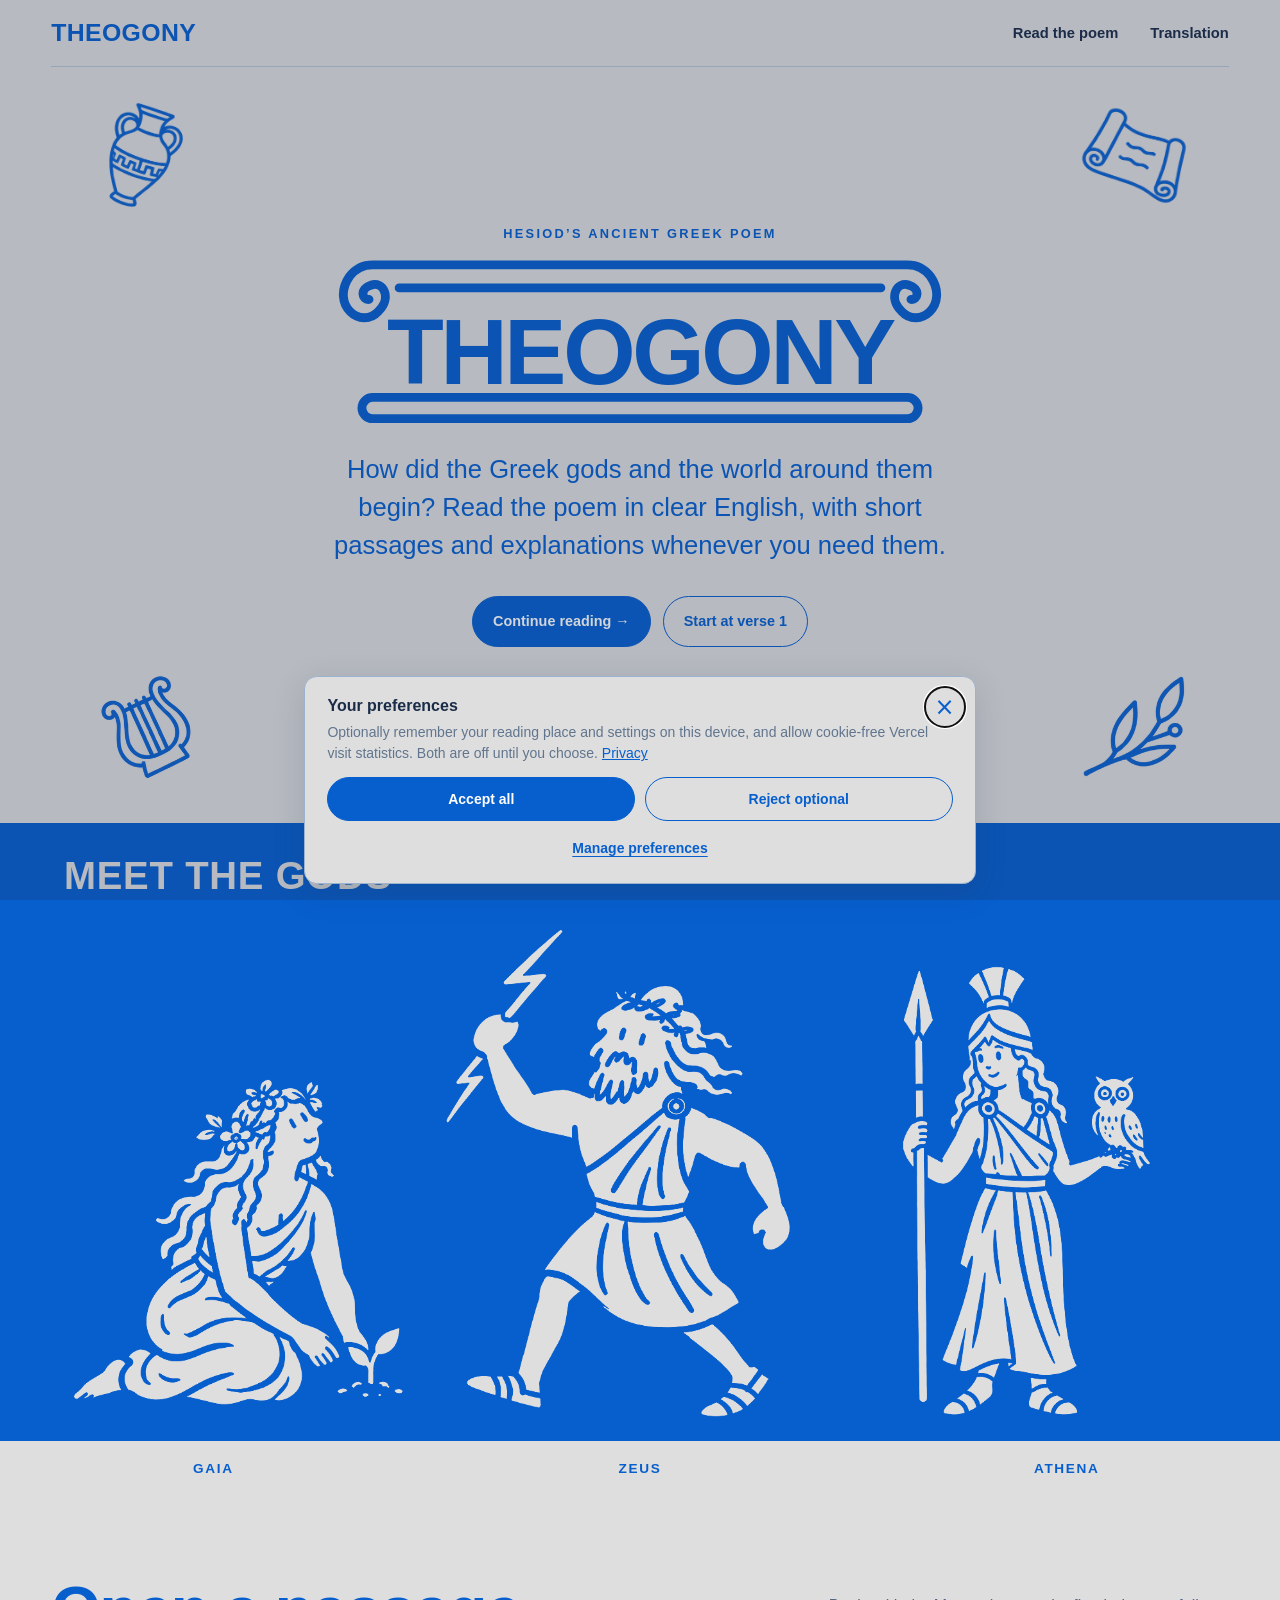
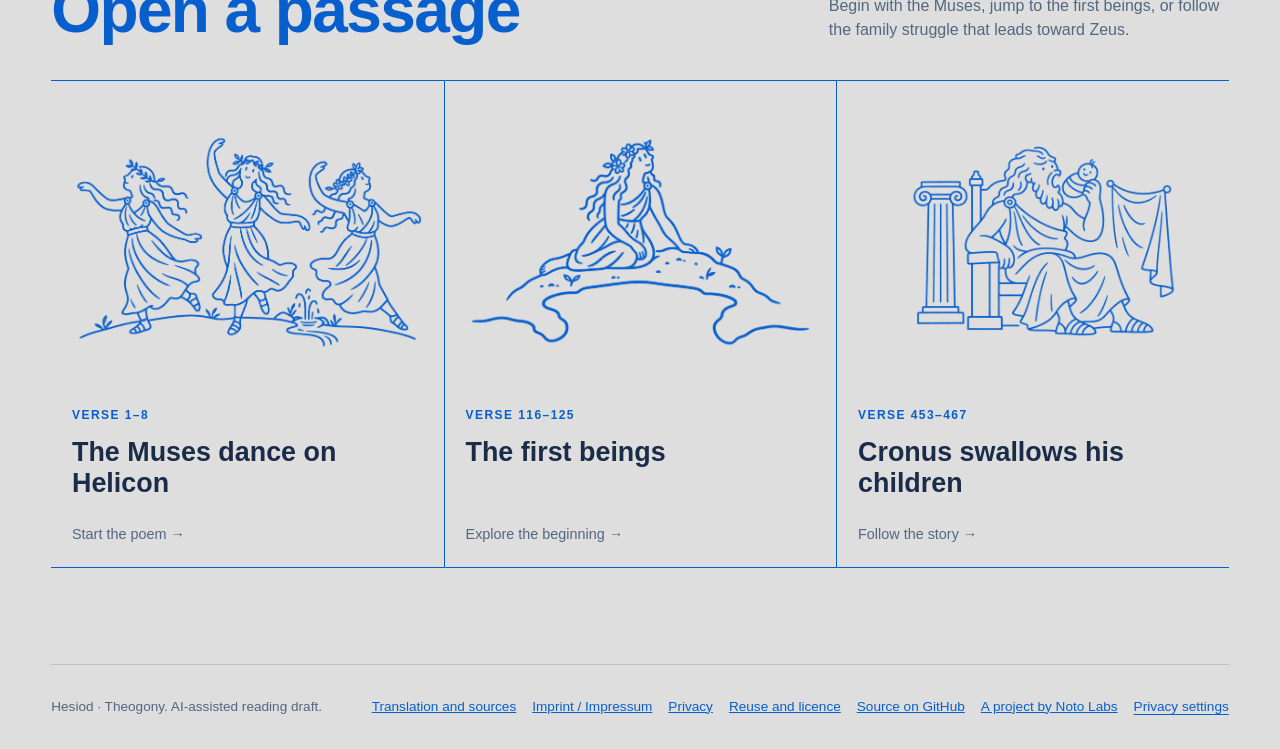
<file: publish/index.html>
<!doctype html><html lang="en"><head><meta charset="utf-8"><meta name="viewport" content="width=device-width,initial-scale=1"><meta name="theme-color" content="#dedede"><title>Hesiod’s Theogony: Read in English</title><meta name="description" content="Read Hesiod’s Theogony in clear English. Explore the origins of the Greek gods with numbered verses, short passages and explanatory notes. Free online."><link rel="canonical" href="https://theogony-reading.vercel.app/"><link rel="icon" href="favicon-column-v1-32.png" type="image/png" sizes="32x32"><link rel="icon" href="favicon-column-v1-48.png" type="image/png" sizes="48x48"><link rel="shortcut icon" href="favicon.ico"><link rel="apple-touch-icon" href="apple-touch-icon.png" sizes="180x180"><meta name="robots" content="index, follow, max-image-preview:large"><meta property="og:type" content="website"><meta property="og:site_name" content="Theogony: Read Hesiod"><meta property="og:title" content="Hesiod’s Theogony: Read in English"><meta property="og:description" content="Read Hesiod’s Theogony in clear English. Explore the origins of the Greek gods with numbered verses, short passages and explanatory notes. Free online."><meta property="og:url" content="https://theogony-reading.vercel.app/"><meta property="og:locale" content="en_US"><meta property="og:image" content="https://theogony-reading.vercel.app/assets/theogony-share.jpg"><meta property="og:image:width" content="1200"><meta property="og:image:height" content="500"><meta property="og:image:type" content="image/jpeg"><meta property="og:image:alt" content="Hand-drawn illustrations of Gaia, Zeus and Athena on a blue background."><meta name="twitter:card" content="summary_large_image"><meta name="twitter:title" content="Hesiod’s Theogony: Read in English"><meta name="twitter:description" content="Read Hesiod’s Theogony in clear English. Explore the origins of the Greek gods with numbered verses, short passages and explanatory notes. Free online."><meta name="twitter:image" content="https://theogony-reading.vercel.app/assets/theogony-share.jpg"><meta name="twitter:image:alt" content="Hand-drawn illustrations of Gaia, Zeus and Athena on a blue background."><script type="application/ld+json">{"@context":"https://schema.org","@graph":[{"@type":"WebSite","@id":"https://theogony-reading.vercel.app/#website","url":"https://theogony-reading.vercel.app/","name":"Theogony: Read Hesiod","alternateName":"Theogony Reading","inLanguage":"en"},{"@type":"WebPage","@id":"https://theogony-reading.vercel.app/#webpage","url":"https://theogony-reading.vercel.app/","name":"Hesiod’s Theogony: Read in English","description":"Read Hesiod’s Theogony in clear English. Explore the origins of the Greek gods with numbered verses, short passages and explanatory notes. Free online.","inLanguage":"en","isPartOf":{"@id":"https://theogony-reading.vercel.app/#website"},"mainEntity":{"@id":"https://theogony-reading.vercel.app/#english-edition"}},{"@type":"Book","@id":"https://theogony-reading.vercel.app/#english-edition","name":"Theogony: English reading edition","author":{"@type":"Person","name":"Hesiod"},"inLanguage":"en","bookFormat":"https://schema.org/EBook","isAccessibleForFree":true,"url":"https://theogony-reading.vercel.app/theogony-reader.html","isBasedOn":"https://theogony-reading.vercel.app/sources/tlg0020.tlg001.perseus-grc2.xml","publisher":{"@type":"Person","name":"Onur Cirag"},"description":"An AI-assisted English reading draft of Hesiod’s Theogony, with passage summaries and name notes."}]}</script><link rel="stylesheet" href="assets/consent-notice-v1.css"><script defer src="assets/site-preferences-v1.js"></script><script defer src="assets/site-analytics-v1.js"></script><style>
    :root{--paper:#dedede;--ink:#1b2c48;--blue:#075fce;--muted:#526780;--line:#b6c3d2}
    *{box-sizing:border-box}html{scroll-behavior:smooth}body{margin:0;background:var(--paper);color:var(--ink);font:1rem/1.5 'Helvetica Neue',-apple-system,Arial,sans-serif}a{color:inherit}a:focus-visible{outline:3px solid var(--blue);outline-offset:4px}::selection{background:#9ac4f6;color:var(--ink)}
    .shell{width:min(100% - clamp(2.5rem,8vw,7rem),1320px);margin:auto}.site-header{display:flex;justify-content:space-between;align-items:center;gap:1.5rem;padding:1.3rem 0;border-bottom:1px solid var(--line)}.wordmark{font:800 1.55rem/1 Optima,'Avenir Next',sans-serif;letter-spacing:.015em;text-decoration:none;color:var(--blue)}.site-nav{display:flex;gap:clamp(1rem,3vw,2rem);flex-wrap:wrap}.site-nav a{text-decoration:none;font-size:.92rem;font-weight:600}.site-nav a:hover{text-decoration:underline;text-underline-offset:.25em}
    .hero{padding:2rem 0 2.5rem;overflow:hidden}.hero-top,.hero-bottom{display:flex;justify-content:space-between;align-items:center;width:min(100% - 3rem,1100px);margin:0 auto;pointer-events:none}.hero-top{margin-bottom:.8rem}.hero-bottom{margin-top:1.5rem}.hero-motif{object-fit:contain;display:block;width:112px;height:112px;color:var(--blue);flex:0 0 auto}.hero-copy{text-align:center;width:min(100% - 3rem,680px);margin:0 auto;padding:0}.eyebrow{margin:0 0 .8rem;color:var(--blue);font-size:.8rem;font-weight:700;letter-spacing:.18em;text-transform:uppercase}.temple-mark{width:min(100%,620px);margin:0 auto 1.7rem;color:var(--blue);container-type:inline-size}.temple-capital,.temple-base{display:block;width:100%;height:auto;overflow:visible}.temple-capital{margin-bottom:-.55rem}.temple-base{margin-top:.1rem}.temple-mark svg{fill:none;stroke:currentColor;stroke-width:10;stroke-linecap:round;stroke-linejoin:round}.hero h1{margin:0;padding:0 5%;color:var(--blue);font:800 clamp(2rem,9vw,6rem)/.85 Optima,'Avenir Next',sans-serif;font-size:15cqw;letter-spacing:-.035em}.hero-copy>p:not(.eyebrow){max-width:630px;margin:0 auto;color:var(--blue);font-size:clamp(1.15rem,2.1vw,1.6rem);line-height:1.48}.actions{display:flex;justify-content:center;flex-wrap:wrap;gap:.75rem;margin-top:2rem}.button{display:inline-flex;align-items:center;justify-content:center;min-height:3.15rem;padding:.7rem 1.25rem;border:1.5px solid var(--blue);border-radius:999px;background:var(--blue);color:#fff;text-decoration:none;font-size:.9rem;font-weight:700}.button.secondary{background:var(--paper);color:var(--blue)}.button:hover{filter:brightness(.9)}
    .gods-section{background:var(--blue);color:var(--paper)}.gods-heading{margin:0;padding:2rem clamp(1.25rem,5vw,5rem) .5rem;font:800 clamp(1.4rem,3vw,2.6rem)/1.1 Optima,'Avenir Next',sans-serif;text-transform:uppercase;letter-spacing:.02em}.god-grid{display:grid;grid-template-columns:repeat(3,minmax(0,1fr))}.god-button{display:flex;flex-direction:column;min-width:0;margin:0;padding:0;border:0;border-radius:0;background:none;color:inherit;font:inherit;cursor:pointer;text-align:center}.god-stage{display:block;padding:1rem .35rem 0;overflow:hidden}.god-art{display:block;width:100%;height:auto;overflow:hidden;transform-origin:50% 85%;transition:transform .25s ease}.god-name{display:flex;justify-content:center;align-items:center;gap:.65rem;width:100%;margin-top:auto;padding:1.15rem .5rem;background:var(--paper);color:var(--blue);font-size:.85rem;font-weight:700;letter-spacing:.12em;text-transform:uppercase}.god-button:focus-visible{outline:3px solid var(--paper);outline-offset:-5px}.god-button:focus-visible .god-name{text-decoration:underline;text-underline-offset:.3em}@media(hover:hover) and (pointer:fine){.god-button:hover .god-art{transform:scale(1.045)}.god-button:hover .god-name{text-decoration:underline;text-underline-offset:.3em}}.god-button:focus-visible .god-art{transform:scale(1.045)}.god-dialog{width:min(28rem,calc(100% - 2rem));max-height:calc(100dvh - 3rem);padding:2rem;border:1px solid var(--blue);border-radius:1rem;background:var(--paper);color:var(--ink);box-shadow:0 1rem 4rem #10254430}.god-dialog::backdrop{background:#10254499}.god-dialog h2{margin:.6rem 2rem 1rem 0;color:var(--blue);font:800 2.5rem/1 Optima,'Avenir Next',sans-serif}.god-dialog p{line-height:1.6}.god-dialog .god-context-label{display:block;margin-bottom:.3rem;color:var(--muted);font-size:.7rem;font-weight:700;letter-spacing:.1em;text-transform:uppercase}.god-dialog .god-read{display:inline-block;margin-top:.75rem;color:var(--blue);font-weight:600;text-underline-offset:.2em}.god-close{position:absolute;top:.7rem;right:.7rem;display:grid;place-items:center;width:2.5rem;height:2.5rem;border:0;border-radius:50%;background:none;color:var(--blue);font-size:1.8rem;cursor:pointer}.god-close:hover{background:#075fce15}
    .story{padding:5rem 0 6rem}.story-header{display:flex;justify-content:space-between;align-items:end;gap:2rem;margin-bottom:2.4rem}.story h2{margin:0;font:800 clamp(2.6rem,5vw,4.8rem)/1 Optima,'Avenir Next',sans-serif;color:var(--blue);letter-spacing:-.025em}.story-header p{max-width:25rem;margin:0;color:var(--muted)}.paths{display:grid;grid-template-columns:repeat(3,1fr);border-top:1px solid var(--blue);border-bottom:1px solid var(--blue)}.path{display:flex;flex-direction:column;gap:.8rem;min-width:0;padding:1.3rem;text-decoration:none}.passage-art{object-fit:contain;display:block;flex:none;width:100%;height:280px;margin:0 0 .7rem;overflow:hidden;transition:transform .2s ease}.path:hover .passage-art{transform:translateY(-3px)}.path+.path{border-left:1px solid var(--blue)}.path:hover{background:#d2def0}.path .range{font-size:.75rem;font-weight:700;letter-spacing:.12em;color:var(--blue)}.path strong{font:800 clamp(1.3rem,2.1vw,2rem)/1.15 Optima,'Avenir Next',sans-serif;color:var(--ink)}.path .path-cta{margin-top:auto;padding-top:.8rem;color:var(--muted);font-size:.9rem}.footer{display:flex;justify-content:space-between;gap:1.5rem;flex-wrap:wrap;padding:2rem 0;border-top:1px solid var(--line);font-size:.85rem}.footer p{margin:0;color:var(--muted)}.footer nav{display:flex;flex-wrap:wrap;gap:1rem}.footer a{color:var(--blue)}
    @media(max-width:1000px){.paths{display:block}.path{display:grid;grid-template-columns:minmax(0,1fr) minmax(0,1fr);column-gap:2rem;row-gap:.75rem;align-items:center;padding:1.6rem 1rem}.path+.path{border-left:0;border-top:1px solid var(--blue)}.passage-art{grid-column:1;grid-row:1/4;height:290px;margin:0}.path .range,.path strong,.path .path-cta{grid-column:2}.path .range{align-self:end}.path strong{align-self:start;font-size:clamp(1.5rem,3vw,2rem)}.path .path-cta{align-self:start;margin-top:0;padding-top:0}.path .path-cta{white-space:normal}}@media(max-width:600px){.path{grid-template-columns:minmax(0,.9fr) minmax(0,1.1fr);column-gap:1rem}.passage-art{height:230px}.path strong{font-size:clamp(1.2rem,4.5vw,1.65rem)}.path .range{font-size:.65rem}.path .path-cta{font-size:.83rem}}@media(max-width:420px){.path{display:flex;align-items:stretch;gap:.75rem;padding:1.5rem .4rem}.passage-art{height:250px;margin-bottom:.5rem}.path strong{font-size:1.6rem}.path .path-cta{padding-top:.5rem}.path .range,.path strong,.path .path-cta{align-self:auto}}
    @media(max-width:850px){.hero-motif{width:96px;height:96px}.story-header{display:block}.story-header p{margin-top:1rem}}@media(max-width:600px){.site-header{flex-wrap:nowrap;gap:1rem;padding:1rem 0}.wordmark{font-size:1.25rem}.site-nav{width:auto;margin-left:auto;flex-direction:column;align-items:flex-end;gap:.25rem}.site-nav a{font-size:.78rem;line-height:1.4;font-weight:500}.hero{padding:1.25rem 0 1.5rem}.hero-top,.hero-bottom{width:calc(100% - 2rem)}.hero-top{margin-bottom:1rem}.hero-bottom{margin-top:1.25rem}.hero-motif{width:78px;height:78px}.hero-copy{width:calc(100% - 2rem)}.eyebrow{font-size:.65rem;letter-spacing:.13em}.actions{gap:.6rem;margin-top:1.5rem}.button{font-size:.83rem;padding:.7rem 1rem}.hero h1{font-size:15cqw}.temple-mark{margin-bottom:1.4rem}.temple-capital{margin-bottom:-.3rem}.temple-base{margin-top:.05rem}.hero-copy>p:not(.eyebrow){font-size:1.1rem}.gods-heading{font-size:1.35rem;padding:1.3rem 1rem .5rem}.god-stage{padding:.6rem .15rem 0}.god-name{font-size:.63rem;padding:.9rem .25rem;gap:.35rem}.god-dialog{padding:1.5rem}.story{padding:4rem 0}.paths{display:block}.path{padding:1.5rem 1rem}.path+.path{border-left:0;border-top:1px solid var(--blue)}}@media(prefers-reduced-motion:reduce){html{scroll-behavior:auto}.passage-art,.god-art{transition:none}.path:hover .passage-art,.god-button:hover .god-art,.god-button:focus-visible .god-art{transform:none}}
    </style></head><body><div class="shell"><header class="site-header"><a class="wordmark" href="index.html">THEOGONY</a><nav class="site-nav" aria-label="Main navigation"><a href="theogony-reader.html">Read the poem</a><a href="translation.html">Translation</a></nav></header></div><main><section class="hero"><div class="hero-top"><img class="hero-motif motif-vase" src="assets/optimized/vase.744b834d072f.webp" width="192" height="263" alt="" aria-hidden="true" loading="eager" decoding="async"><img class="hero-motif motif-scroll" src="assets/optimized/scroll.526ddde8b6f4.webp" width="250" height="231" alt="" aria-hidden="true" loading="eager" decoding="async"></div><div class="hero-copy"><p class="eyebrow">Hesiod’s ancient Greek poem</p><div class="temple-mark"><svg class="temple-capital" viewBox="0 0 700 74" aria-hidden="true" focusable="false"><path d="M44 49 C36 50 33 37 46 33 C60 28 70 47 55 62 C35 84 0 55 22 23 Q32 10 48 10 H652 Q668 10 678 23 C700 55 665 84 645 62 C630 47 640 28 654 33 C667 37 664 50 656 49"/><path d="M78 36 H622"/></svg><h1>THEOGONY</h1><svg class="temple-base" viewBox="0 0 700 34" aria-hidden="true" focusable="false"><rect x="36" y="5" width="628" height="24" rx="12"/></svg></div><p>How did the Greek gods and the world around them begin? Read the poem in clear English, with short passages and explanations whenever you need them.</p><div class="actions"><a class="button" href="theogony-reader.html">Continue reading <span aria-hidden="true">&nbsp;→</span></a><a class="button secondary" href="theogony-reader.html#p001">Start at verse 1</a></div></div><div class="hero-bottom"><img class="hero-motif motif-lyre" src="assets/optimized/lyre.82c7f0cabcb5.webp" width="188" height="212" alt="" aria-hidden="true" loading="eager" decoding="async"><img class="hero-motif motif-twig" src="assets/optimized/twig.69c6d7dd6675.webp" width="195" height="193" alt="" aria-hidden="true" loading="eager" decoding="async"></div></section><section class="gods-section" aria-labelledby="gods-title"><h2 class="gods-heading" id="gods-title">Meet the gods</h2><div class="god-grid"><button class="god-button" type="button" data-god="gaia" aria-label="About Gaia" aria-haspopup="dialog" aria-controls="god-dialog"><span class="god-stage"><img class="god-art" src="assets/optimized/gaia.42fa2a8511b4.webp" width="647" height="809" alt="" aria-hidden="true" loading="lazy" decoding="async"></span><span class="god-name">Gaia</span></button><button class="god-button" type="button" data-god="zeus" aria-label="About Zeus" aria-haspopup="dialog" aria-controls="god-dialog"><span class="god-stage"><img class="god-art" src="assets/optimized/zeus.fd4a9a36809d.webp" width="648" height="809" alt="" aria-hidden="true" loading="lazy" decoding="async"></span><span class="god-name">Zeus</span></button><button class="god-button" type="button" data-god="athena" aria-label="About Athena" aria-haspopup="dialog" aria-controls="god-dialog"><span class="god-stage"><img class="god-art" src="assets/optimized/athena.52d48dbccce2.webp" width="647" height="809" alt="" aria-hidden="true" loading="lazy" decoding="async"></span><span class="god-name">Athena</span></button></div></section><section class="story shell" aria-labelledby="story-title"><div class="story-header"><h2 id="story-title">Open a passage</h2><p>Begin with the Muses, jump to the first beings, or follow the family struggle that leads toward Zeus.</p></div><div class="paths"><a class="path" href="theogony-reader.html#p001"><img class="passage-art" src="assets/optimized/passage-muses-v1.921e33e7a542.webp" width="1510" height="950" alt="" aria-hidden="true" loading="lazy" decoding="async"><span class="range">VERSE 1–8</span><strong>The Muses dance on Helicon</strong><span class="path-cta">Start the poem →</span></a><a class="path" href="theogony-reader.html#p010"><img class="passage-art" src="assets/optimized/passage-first-beings-v1.188afa91d0b3.webp" width="1464" height="915" alt="" aria-hidden="true" loading="lazy" decoding="async"><span class="range">VERSE 116–125</span><strong>The first beings</strong><span class="path-cta">Explore the beginning →</span></a><a class="path" href="theogony-reader.html#p032"><img class="passage-art" src="assets/optimized/passage-cronus-v3.4d580c442295.webp" width="1536" height="1024" alt="" aria-hidden="true" loading="lazy" decoding="async"><span class="range">VERSE 453–467</span><strong>Cronus swallows his children</strong><span class="path-cta">Follow the story →</span></a></div></section></main><footer class="footer shell"><p>Hesiod · Theogony. AI-assisted reading draft.</p><nav aria-label="Site information"><a href="translation.html">Translation and sources</a><a href="imprint.html">Imprint / Impressum</a><a href="privacy.html">Privacy</a><a href="reuse.html">Reuse and licence</a><a href="https://github.com/onur-crg/theogony-reading">Source on GitHub</a><a href="https://www.noto-labs.com/">A project by Noto Labs</a><button type="button" class="preferences-footer-link" data-preferences-open>Privacy settings</button></nav></footer><dialog class="consent-notice" id="site-preferences" aria-labelledby="preferences-title" aria-describedby="preferences-intro"><button class="preferences-close" type="button" data-preferences-close aria-label="Close preferences">×</button><h2 id="preferences-title">Your preferences</h2><p id="preferences-intro">Optionally remember your reading place and settings on this device, and allow cookie-free Vercel visit statistics. Both are off until you choose. <a href="privacy.html">Privacy</a></p><div id="preferences-manage" hidden><section class="preference-group"><label class="preference-choice"><span>Remember reading settings</span><input id="preference-memory" type="checkbox"></label><p>Keep your place, text size, explanation choices and desktop contents preference on this device. These reading details are not sent to us.</p></section><section class="preference-group"><label class="preference-choice"><span>Visit statistics</span><input id="preference-analytics" type="checkbox"></label><p>Let Vercel count visits and page views. No reading position, search text or glossary clicks are sent.</p><p id="preferences-signal" hidden>Your browser’s privacy signal keeps statistics off.</p></section></div><p id="preferences-error" role="status" hidden></p><div class="consent-notice-actions"><button class="consent-button consent-button-primary" id="preferences-accept" type="button">Accept all</button><button class="consent-button" id="preferences-reject" type="button">Reject optional</button><button class="consent-button consent-button-primary" id="preferences-save" type="button" hidden>Save choices</button></div><button class="preferences-manage-link" type="button" id="preferences-manage-button">Manage preferences</button></dialog><dialog class="god-dialog" id="god-dialog" aria-labelledby="god-title" aria-describedby="god-general"><button class="god-close" id="god-close" type="button" aria-label="Close information">×</button><span class="god-context-label">Meet the gods</span><h2 id="god-title"></h2><p id="god-general"></p><p><span class="god-context-label">In the poem</span><span id="god-here"></span></p><a class="god-read" id="god-read" href="theogony-reader.html">Read this passage →</a></dialog><script>
    const gods = {"gaia": {"name": "Gaia", "general": "Gaia is Earth herself, imagined as a goddess and one of the world's earliest beings.", "here": "She tells Cronus that his own son will overcome him.", "passage": "p032", "start": 453, "end": 467}, "zeus": {"name": "Zeus", "general": "Zeus is the ruler of the gods and god of the sky, thunder, and lightning.", "here": "The Muses\u2019 father, who assigns the gods their honors.", "passage": "p006", "start": 63, "end": 79}, "athena": {"name": "Athena", "general": "Athena is a goddess of wisdom, warfare, and skilled crafts.", "here": "She is described as bright-eyed.", "passage": "p002", "start": 9, "end": 21}};
    const godDialog = document.getElementById('god-dialog');
    let godTrigger = null;
    document.querySelectorAll('[data-god]').forEach(button => {
      button.addEventListener('click', () => {
        const god = gods[button.dataset.god];
        godTrigger = button;
        document.getElementById('god-title').textContent = god.name;
        document.getElementById('god-general').textContent = god.general;
        document.getElementById('god-here').textContent = god.here;
        const link = document.getElementById('god-read');
        link.href = 'theogony-reader.html#' + god.passage;
        link.textContent = 'Read verses ' + god.start + '–' + god.end + ' →';
        godDialog.showModal();
      });
    });
    document.getElementById('god-close').addEventListener('click', () => godDialog.close());
    godDialog.addEventListener('click', event => {
      if (event.target !== godDialog) return;
      const bounds = godDialog.getBoundingClientRect();
      if (event.clientX < bounds.left || event.clientX > bounds.right || event.clientY < bounds.top || event.clientY > bounds.bottom) godDialog.close();
    });
    godDialog.addEventListener('close', () => godTrigger?.focus({preventScroll: true}));
    </script></body></html>
</file>
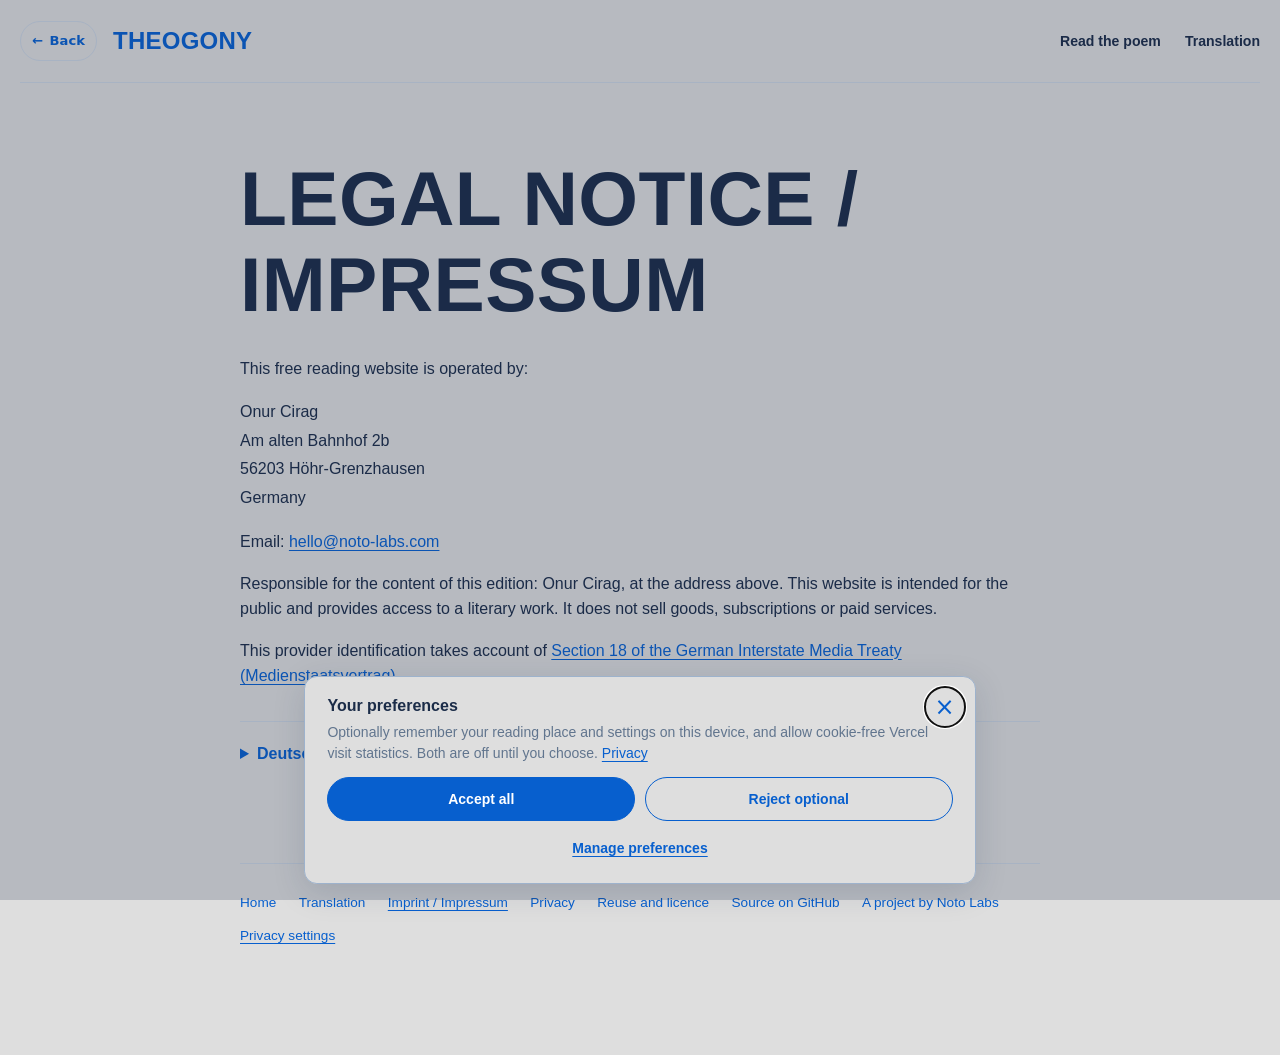
<file: publish/imprint.html>
<!doctype html><html lang="en"><head><meta charset="utf-8"><meta name="viewport" content="width=device-width,initial-scale=1"><meta name="theme-color" content="#dedede"><title>Legal Notice / Impressum: Theogony</title><meta name="description" content="Publisher and contact details for the free online English reading edition of Hesiod’s Theogony. Legal notice in English and German."><link rel="canonical" href="https://theogony-reading.vercel.app/imprint.html"><link rel="icon" href="favicon-column-v1-32.png" type="image/png" sizes="32x32"><link rel="icon" href="favicon-column-v1-48.png" type="image/png" sizes="48x48"><link rel="shortcut icon" href="favicon.ico"><link rel="apple-touch-icon" href="apple-touch-icon.png" sizes="180x180"><meta name="robots" content="noindex, follow"><meta property="og:type" content="website"><meta property="og:site_name" content="Theogony: Read Hesiod"><meta property="og:title" content="Legal Notice / Impressum: Theogony"><meta property="og:description" content="Publisher and contact details for the free online English reading edition of Hesiod’s Theogony. Legal notice in English and German."><meta property="og:url" content="https://theogony-reading.vercel.app/imprint.html"><meta property="og:locale" content="en_US"><meta property="og:image" content="https://theogony-reading.vercel.app/assets/theogony-share.jpg"><meta property="og:image:width" content="1200"><meta property="og:image:height" content="500"><meta property="og:image:type" content="image/jpeg"><meta property="og:image:alt" content="Hand-drawn illustrations of Gaia, Zeus and Athena on a blue background."><meta name="twitter:card" content="summary_large_image"><meta name="twitter:title" content="Legal Notice / Impressum: Theogony"><meta name="twitter:description" content="Publisher and contact details for the free online English reading edition of Hesiod’s Theogony. Legal notice in English and German."><meta name="twitter:image" content="https://theogony-reading.vercel.app/assets/theogony-share.jpg"><meta name="twitter:image:alt" content="Hand-drawn illustrations of Gaia, Zeus and Athena on a blue background."><script type="application/ld+json">{"@context":"https://schema.org","@graph":[{"@type":"WebSite","@id":"https://theogony-reading.vercel.app/#website","url":"https://theogony-reading.vercel.app/","name":"Theogony: Read Hesiod","alternateName":"Theogony Reading","inLanguage":"en"},{"@type":"WebPage","@id":"https://theogony-reading.vercel.app/imprint.html#webpage","url":"https://theogony-reading.vercel.app/imprint.html","name":"Legal Notice / Impressum: Theogony","description":"Publisher and contact details for the free online English reading edition of Hesiod’s Theogony. Legal notice in English and German.","inLanguage":"en","isPartOf":{"@id":"https://theogony-reading.vercel.app/#website"}}]}</script><link rel="stylesheet" href="assets/consent-notice-v1.css"><script defer src="assets/site-preferences-v1.js"></script><script defer src="assets/site-analytics-v1.js"></script><style>
    :root{--paper:#dedede;--ink:#1b2c48;--green:#075fce;--muted:#61748d;--line:#cbd5e2}
    *{box-sizing:border-box}html{scroll-behavior:smooth;scroll-padding-top:2rem}body{margin:0;background:var(--paper);color:var(--ink);font:1rem/1.6 'Helvetica Neue',-apple-system,Arial,sans-serif}a{color:var(--green);text-underline-offset:.2em}a:focus-visible{outline:3px solid #b08a48;outline-offset:4px}.wrap{max-width:56rem;margin:auto;padding:2rem clamp(1.25rem,5vw,3rem) 5rem}.back{text-decoration:none;font-weight:600}.privacy-action{padding:.7rem 1rem;border:1px solid var(--green);border-radius:.4rem;background:transparent;color:var(--green);font:inherit;cursor:pointer}h1,h2{font-family:Baskerville,Didot,'Iowan Old Style',Georgia,serif;font-weight:400;-webkit-text-stroke:.3px currentColor;line-height:1.13}h1{font-size:clamp(3rem,7vw,5.5rem);margin:3rem 0 1rem}h2{font-size:clamp(2.15rem,5vw,3.1rem);margin:0 0 1rem}.intro{max-width:42rem;color:var(--muted);font-size:1.1rem}.section{padding:3rem 0;border-bottom:1px solid var(--line)}.index{display:flex;flex-wrap:wrap;gap:.5rem 1.4rem;margin:2rem 0}.index a{white-space:nowrap}.runs{list-style:none;padding:0;margin:1.5rem 0}.runs li{padding:1.15rem 0;border-bottom:1px solid var(--line);scroll-margin-top:2rem}.info-heading{display:flex;gap:1rem;align-items:baseline;font-size:1.1rem;font-weight:600}.range{min-width:6.5rem;color:var(--muted);font-size:.82rem;font-variant-numeric:tabular-nums}.runs p{margin:.2rem 0 .2rem 7.5rem;color:var(--muted);font-size:.87rem}.runs p a{color:var(--green)}.placeholder{max-width:42rem;padding:1rem 1.2rem;border:1px solid var(--line);border-radius:.5rem;background:#fffefb}.footer{padding:2rem 0;font-size:.85rem;color:var(--muted)}@media(max-width:600px){.info-heading{display:block}.range{display:block}.runs p{margin-left:0}}
    a:focus-visible{outline-color:#075fce}.placeholder{background:#f7f9fc}.back{display:inline-block}.index a{padding:.35rem 0}::selection{background:#b8d5f6;color:#1b2c48}h1,h2{font-family:Optima,'Avenir Next',Arial,sans-serif;font-weight:800;text-transform:uppercase;letter-spacing:.005em;-webkit-text-stroke:0}h1{font-size:clamp(2.7rem,6vw,4.8rem)}h2{font-size:clamp(1.9rem,4vw,2.7rem)}.page-back{display:inline-flex;align-items:center;justify-content:center;gap:.4rem;min-height:2.5rem;padding:.35rem .7rem;border:1px solid var(--line);border-radius:999px;color:var(--green);font:600 .82rem/1.2 system-ui,sans-serif;text-decoration:none;white-space:nowrap}.page-back:hover{border-color:var(--green);background:#075fce08}.document-header-left,.reader-brand-group{display:flex;align-items:center;gap:1rem;min-width:0}@media(max-width:600px){.page-back{width:2.25rem;min-height:2.25rem;padding:.25rem;font-size:1.1rem}.page-back .back-label{display:none}.document-header-left,.reader-brand-group{gap:.6rem}}
.document-header{display:flex;justify-content:space-between;align-items:center;gap:1.5rem;width:min(calc(100% - 2.5rem),80rem);margin:auto;padding:1.3rem 0;border-bottom:1px solid var(--line)}.document-brand{font:800 1.5rem/1 Optima,'Avenir Next',Arial,sans-serif;text-decoration:none;letter-spacing:.01em}.document-nav{display:flex;gap:1.5rem;font-size:.88rem;font-weight:600}.document-nav a{text-decoration:none;color:var(--ink)}.document-nav a:hover{color:var(--green)}.document-footer{border-top:1px solid var(--line);margin-top:3rem;padding:1.75rem 0;font-size:.85rem}.document-footer nav{display:flex;gap:.75rem 1.4rem;flex-wrap:wrap}.document-footer a{text-decoration:none}.document-footer a[aria-current="page"]{text-decoration:underline}.legal-page>.section{border:0;padding-top:0}.legal-page h1{margin:2.5rem 0 1.75rem}.legal-page h3{margin-top:2rem;font-size:1.15rem;color:var(--green)}.legal-page address{line-height:1.8}.language-version{margin-top:2rem;padding-top:1.2rem;border-top:1px solid var(--line)}.language-version summary{width:max-content;cursor:pointer;color:var(--green);font-weight:600}.legal-page blockquote{margin:1.5rem 0;padding:1rem 1.25rem;border-left:2px solid var(--green);background:#075fce08}.legal-page code{overflow-wrap:anywhere;font-size:.85em}.legal-page p,.legal-page li{overflow-wrap:break-word}
@media(max-width:600px){.document-header{gap:1rem;padding:1rem 0}.document-brand{font-size:1.2rem}.document-nav{flex-direction:column;align-items:flex-end;gap:.25rem;font-size:.78rem}.document-footer nav{gap:.7rem 1rem}}
</style></head><body><header class="document-header"><div class="document-header-left"><a class="page-back" href="index.html" data-back aria-label="Go back"><span aria-hidden="true">←</span><span class="back-label">Back</span></a><a class="document-brand" href="index.html">THEOGONY</a></div><nav class="document-nav" aria-label="Main navigation"><a href="theogony-reader.html">Read the poem</a><a href="translation.html">Translation</a></nav></header><main class="wrap legal-page"><section class="section">
<h1>Legal notice / Impressum</h1>
<p>This free reading website is operated by:</p>
<address style="font-style:normal">Onur Cirag<br>Am alten Bahnhof 2b<br>56203 Höhr-Grenzhausen<br>Germany</address>
<p>Email: <a href="mailto:hello@noto-labs.com">hello@noto-labs.com</a></p>
<p>Responsible for the content of this edition: Onur Cirag, at the address above. This website is intended for the public and provides access to a literary work. It does not sell goods, subscriptions or paid services.</p>
<p>This provider identification takes account of <a href="https://www.die-medienanstalten.de/aufgaben/aufsicht/impressumspflicht/">Section 18 of the German Interstate Media Treaty (Medienstaatsvertrag)</a>.</p>
<details class="language-version" lang="de"><summary>Deutsch</summary><h3>Impressum</h3>
<p>Dieses kostenlose Leseangebot wird betrieben von:</p>
<address style="font-style:normal">Onur Cirag<br>Am alten Bahnhof 2b<br>56203 Höhr-Grenzhausen<br>Deutschland</address>
<p>E-Mail: <a href="mailto:hello@noto-labs.com">hello@noto-labs.com</a></p>
<p>Verantwortlich für die Inhalte dieser Ausgabe: Onur Cirag, Anschrift wie oben. Das Angebot richtet sich an die Öffentlichkeit und dient der Vermittlung eines literarischen Werks. Auf dieser Website werden keine Waren, Abonnements oder kostenpflichtigen Leistungen angeboten.</p>
<p>Die Anbieterkennzeichnung berücksichtigt <a href="https://www.die-medienanstalten.de/aufgaben/aufsicht/impressumspflicht/">§ 18 Medienstaatsvertrag</a>.</p>
</details>
</section><footer class="document-footer"><nav aria-label="Site information"><a href="index.html">Home</a><a href="translation.html">Translation</a><a href="imprint.html" aria-current="page">Imprint / Impressum</a><a href="privacy.html">Privacy</a><a href="reuse.html">Reuse and licence</a><a href="https://github.com/onur-crg/theogony-reading">Source on GitHub</a><a href="https://www.noto-labs.com/">A project by Noto Labs</a><button type="button" class="preferences-footer-link" data-preferences-open>Privacy settings</button></nav></footer><dialog class="consent-notice" id="site-preferences" aria-labelledby="preferences-title" aria-describedby="preferences-intro"><button class="preferences-close" type="button" data-preferences-close aria-label="Close preferences">×</button><h2 id="preferences-title">Your preferences</h2><p id="preferences-intro">Optionally remember your reading place and settings on this device, and allow cookie-free Vercel visit statistics. Both are off until you choose. <a href="privacy.html">Privacy</a></p><div id="preferences-manage" hidden><section class="preference-group"><label class="preference-choice"><span>Remember reading settings</span><input id="preference-memory" type="checkbox"></label><p>Keep your place, text size, explanation choices and desktop contents preference on this device. These reading details are not sent to us.</p></section><section class="preference-group"><label class="preference-choice"><span>Visit statistics</span><input id="preference-analytics" type="checkbox"></label><p>Let Vercel count visits and page views. No reading position, search text or glossary clicks are sent.</p><p id="preferences-signal" hidden>Your browser’s privacy signal keeps statistics off.</p></section></div><p id="preferences-error" role="status" hidden></p><div class="consent-notice-actions"><button class="consent-button consent-button-primary" id="preferences-accept" type="button">Accept all</button><button class="consent-button" id="preferences-reject" type="button">Reject optional</button><button class="consent-button consent-button-primary" id="preferences-save" type="button" hidden>Save choices</button></div><button class="preferences-manage-link" type="button" id="preferences-manage-button">Manage preferences</button></dialog></main><script>
document.querySelectorAll('[data-back]').forEach(link => link.addEventListener('click', event => {
  if (event.ctrlKey || event.metaKey || event.shiftKey || event.altKey) return;
  try {
    const previous = new URL(document.referrer);
    if (previous.origin === location.origin && previous.href !== location.href && history.length > 1) {
      event.preventDefault(); history.back();
    }
  } catch (_) { /* The normal home link also works without a referrer or JavaScript. */ }
}));

document.getElementById('clear-reading-data')?.addEventListener('click', () => {
  try {
    window.TheogonyPreferences.disableReading();
    document.getElementById('clear-reading-status').textContent = 'Gespeicherte Lesedaten wurden auf diesem Gerät gelöscht.';
  } catch (_) { document.getElementById('clear-reading-status').textContent = 'Der Browser erlaubt hier keinen Zugriff auf die gespeicherten Daten. Du kannst sie über die Website-Einstellungen deines Browsers löschen.'; }
});
if (document.getElementById('edition-credit-link') && (location.protocol === 'https:' || location.protocol === 'http:')) {
  const link = document.getElementById('edition-credit-link');
  link.href = new URL('index.html', location.href).href;
  link.textContent = link.href;
}
</script></body></html>
</file>
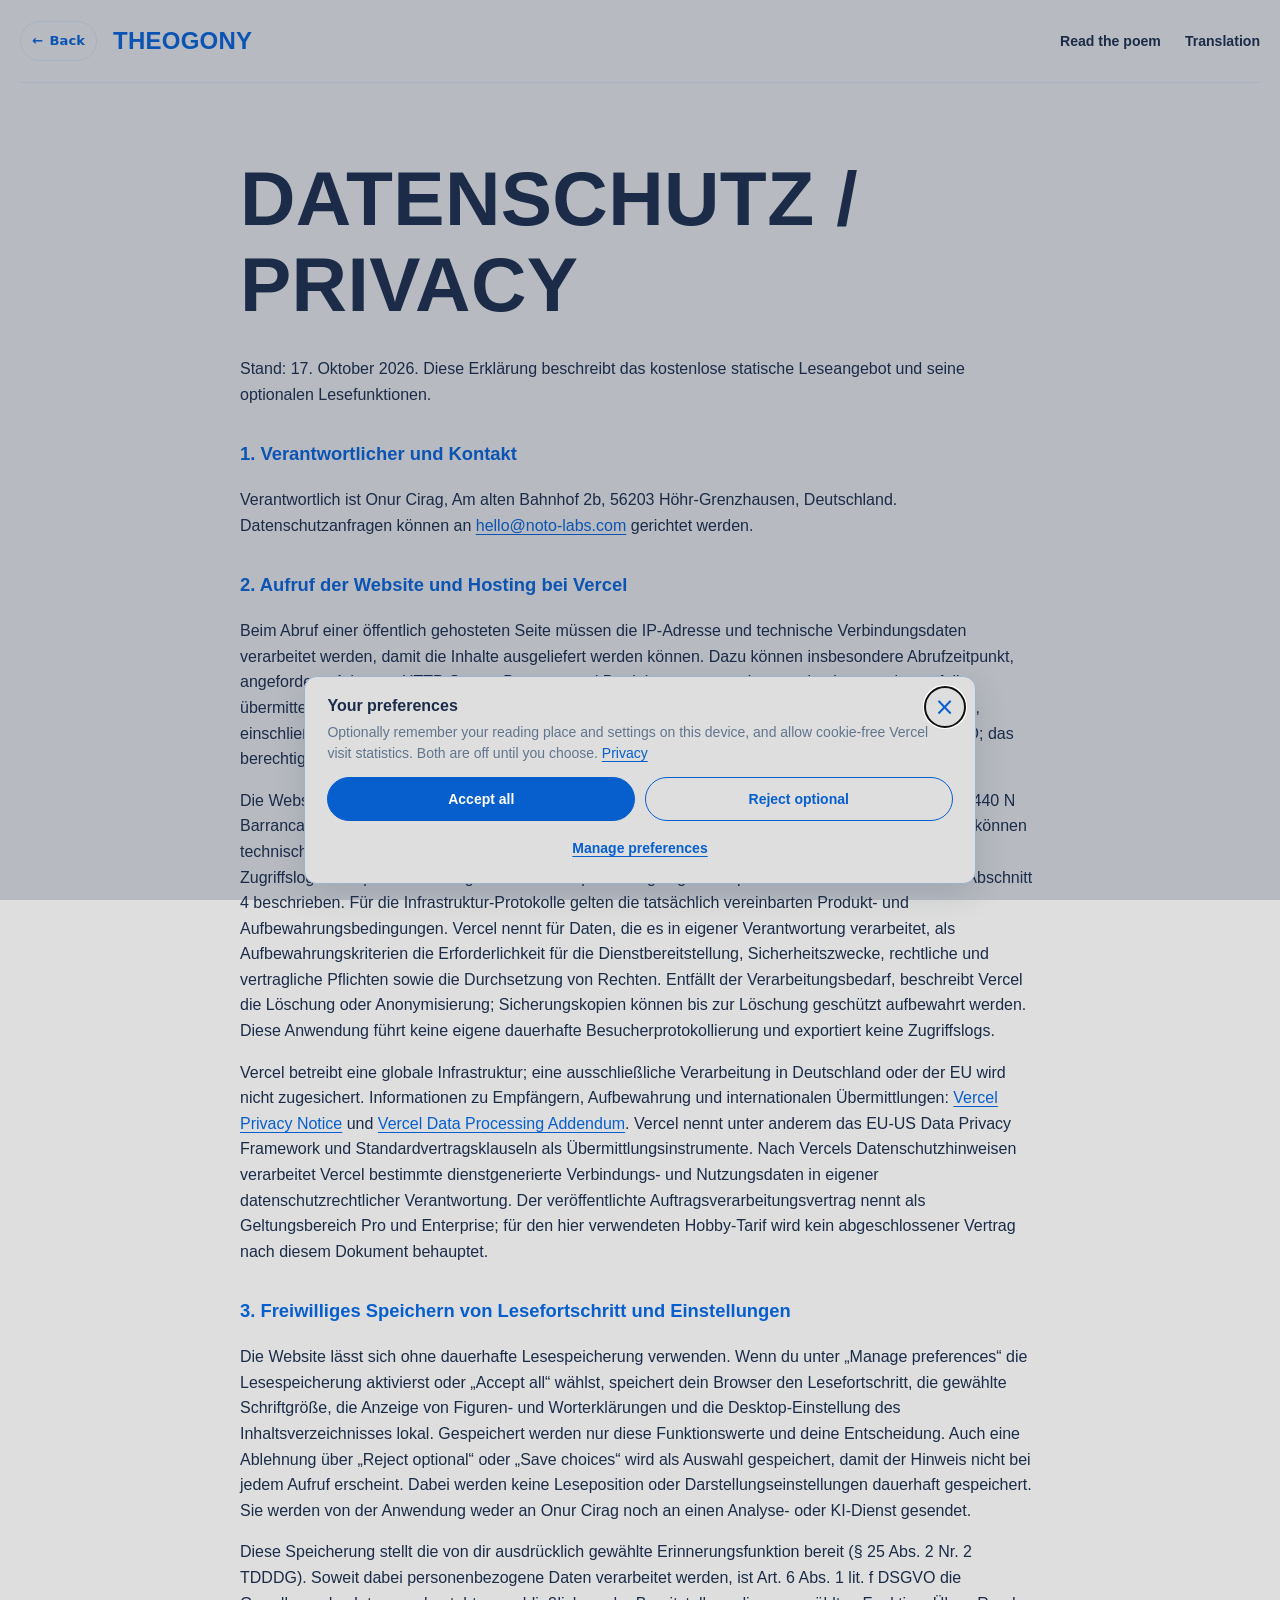
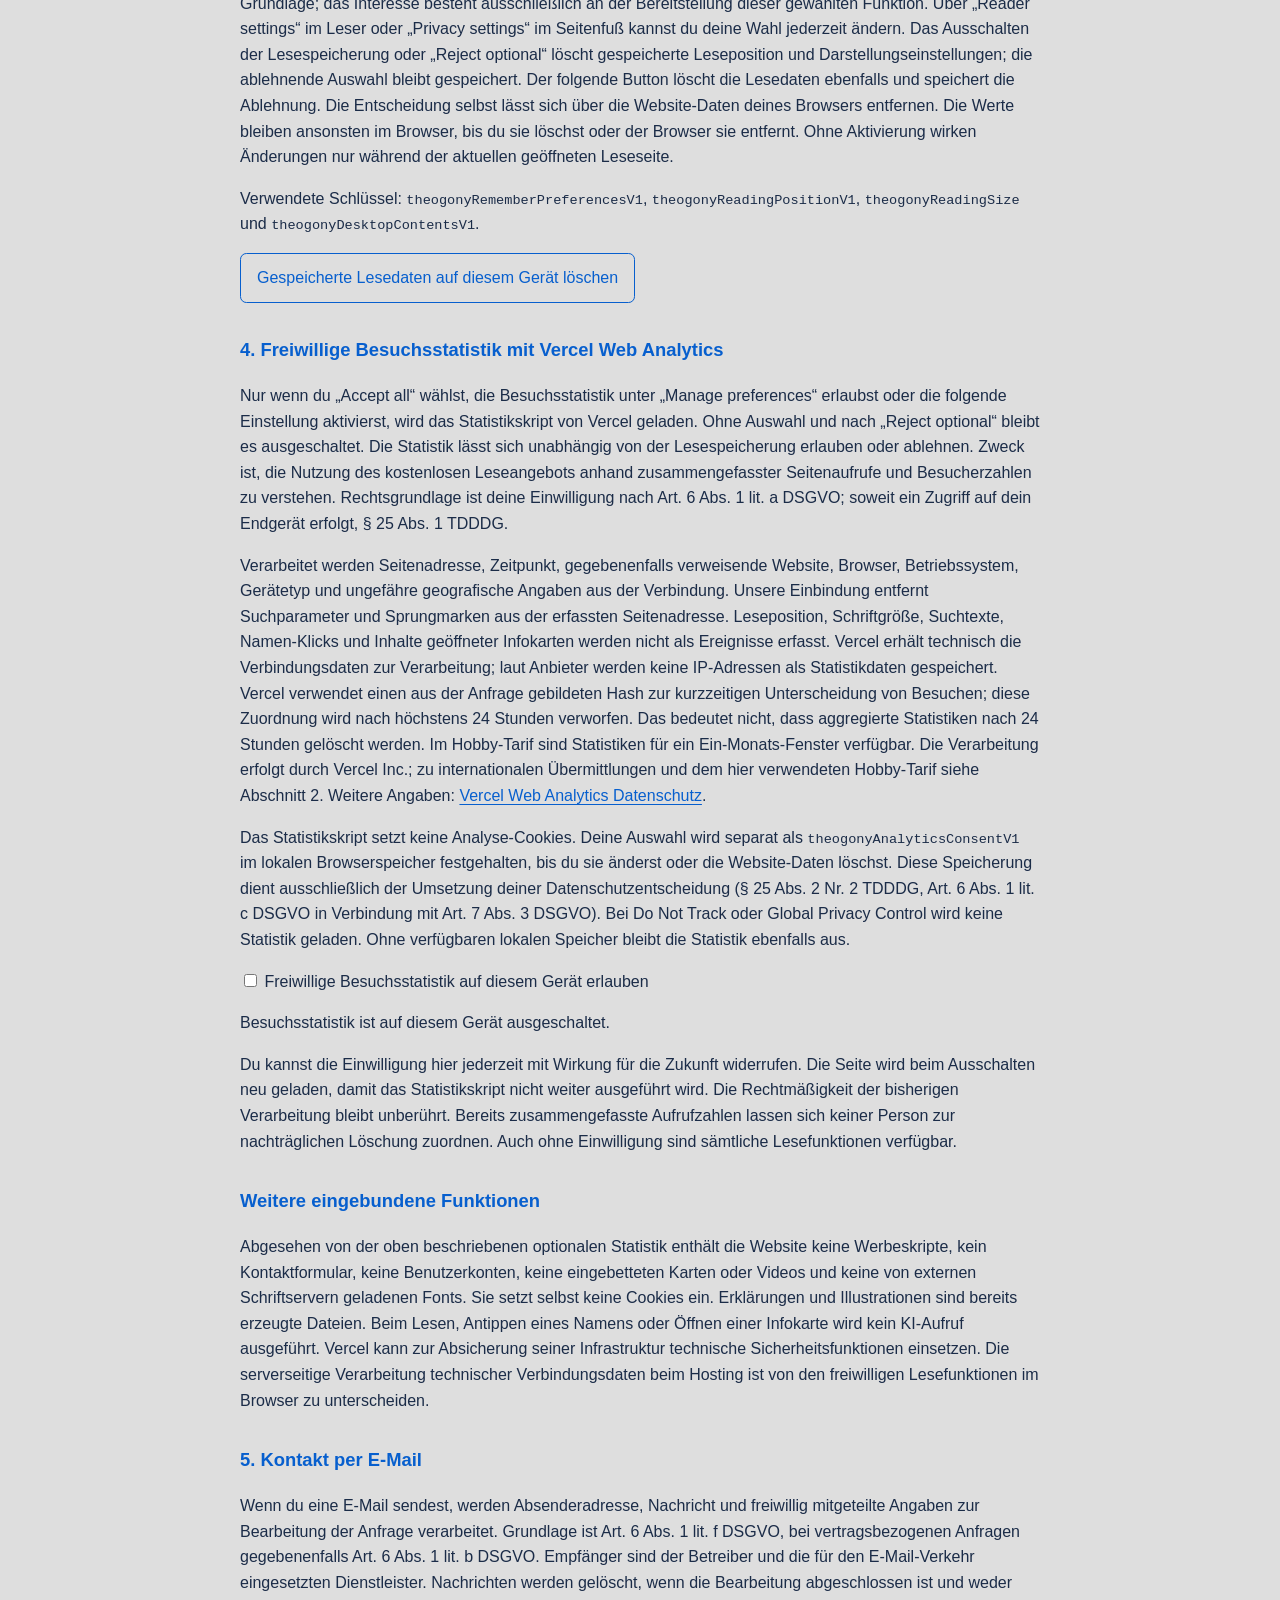
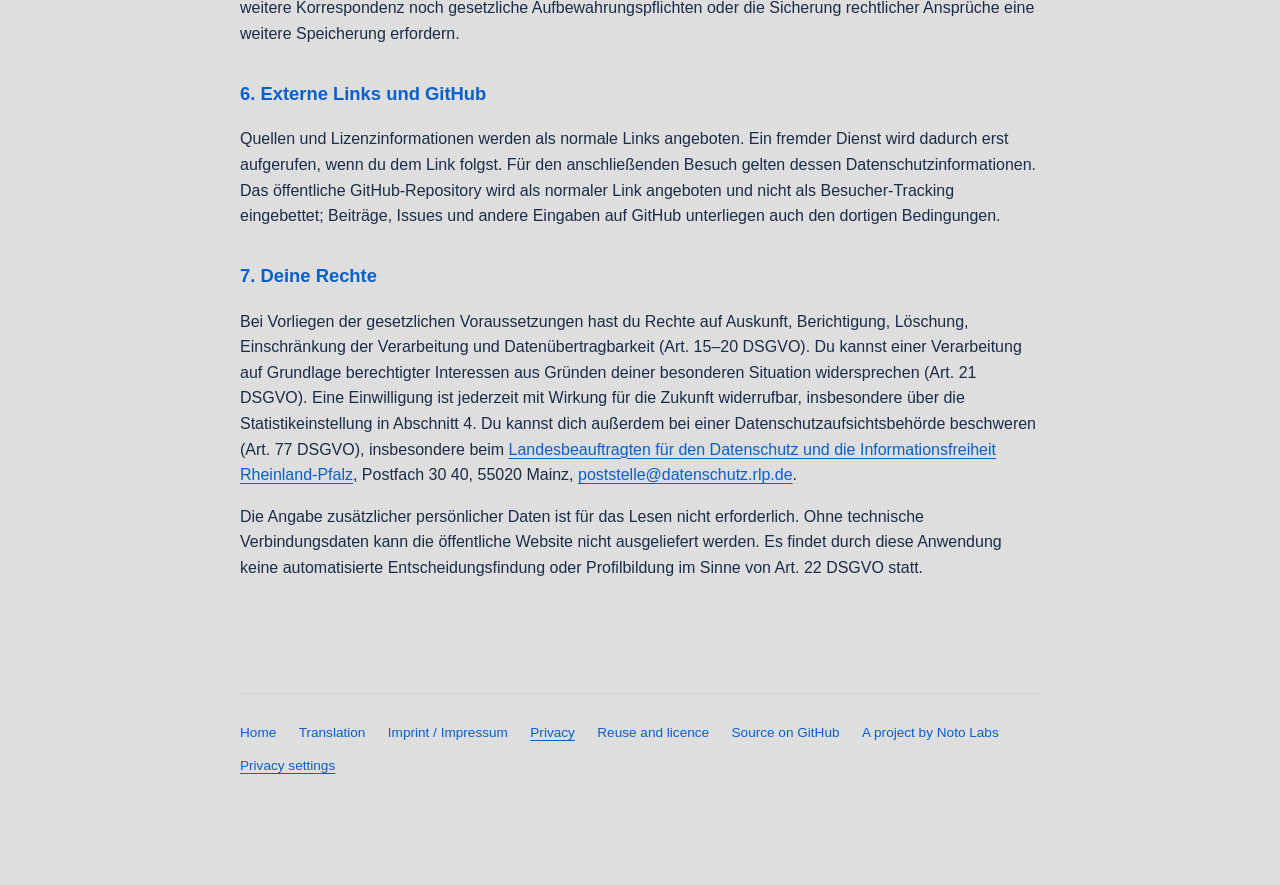
<file: publish/privacy.html>
<!doctype html><html lang="de"><head><meta charset="utf-8"><meta name="viewport" content="width=device-width,initial-scale=1"><meta name="theme-color" content="#dedede"><title>Datenschutz / Privacy: Theogony</title><meta name="description" content="Datenschutzhinweise für die Theogony-Leseseite: Hosting, technische Verbindungsdaten und freiwillige Speicherung von Lesestelle und Einstellungen."><link rel="canonical" href="https://theogony-reading.vercel.app/privacy.html"><link rel="icon" href="favicon-column-v1-32.png" type="image/png" sizes="32x32"><link rel="icon" href="favicon-column-v1-48.png" type="image/png" sizes="48x48"><link rel="shortcut icon" href="favicon.ico"><link rel="apple-touch-icon" href="apple-touch-icon.png" sizes="180x180"><meta name="robots" content="noindex, follow"><meta property="og:type" content="website"><meta property="og:site_name" content="Theogony: Read Hesiod"><meta property="og:title" content="Datenschutz / Privacy: Theogony"><meta property="og:description" content="Datenschutzhinweise für die Theogony-Leseseite: Hosting, technische Verbindungsdaten und freiwillige Speicherung von Lesestelle und Einstellungen."><meta property="og:url" content="https://theogony-reading.vercel.app/privacy.html"><meta property="og:locale" content="de_DE"><meta property="og:image" content="https://theogony-reading.vercel.app/assets/theogony-share.jpg"><meta property="og:image:width" content="1200"><meta property="og:image:height" content="500"><meta property="og:image:type" content="image/jpeg"><meta property="og:image:alt" content="Hand-drawn illustrations of Gaia, Zeus and Athena on a blue background."><meta name="twitter:card" content="summary_large_image"><meta name="twitter:title" content="Datenschutz / Privacy: Theogony"><meta name="twitter:description" content="Datenschutzhinweise für die Theogony-Leseseite: Hosting, technische Verbindungsdaten und freiwillige Speicherung von Lesestelle und Einstellungen."><meta name="twitter:image" content="https://theogony-reading.vercel.app/assets/theogony-share.jpg"><meta name="twitter:image:alt" content="Hand-drawn illustrations of Gaia, Zeus and Athena on a blue background."><script type="application/ld+json">{"@context":"https://schema.org","@graph":[{"@type":"WebSite","@id":"https://theogony-reading.vercel.app/#website","url":"https://theogony-reading.vercel.app/","name":"Theogony: Read Hesiod","alternateName":"Theogony Reading","inLanguage":"en"},{"@type":"WebPage","@id":"https://theogony-reading.vercel.app/privacy.html#webpage","url":"https://theogony-reading.vercel.app/privacy.html","name":"Datenschutz / Privacy: Theogony","description":"Datenschutzhinweise für die Theogony-Leseseite: Hosting, technische Verbindungsdaten und freiwillige Speicherung von Lesestelle und Einstellungen.","inLanguage":"de","isPartOf":{"@id":"https://theogony-reading.vercel.app/#website"}}]}</script><link rel="stylesheet" href="assets/consent-notice-v1.css"><script defer src="assets/site-preferences-v1.js"></script><script defer src="assets/site-analytics-v1.js"></script><style>
    :root{--paper:#dedede;--ink:#1b2c48;--green:#075fce;--muted:#61748d;--line:#cbd5e2}
    *{box-sizing:border-box}html{scroll-behavior:smooth;scroll-padding-top:2rem}body{margin:0;background:var(--paper);color:var(--ink);font:1rem/1.6 'Helvetica Neue',-apple-system,Arial,sans-serif}a{color:var(--green);text-underline-offset:.2em}a:focus-visible{outline:3px solid #b08a48;outline-offset:4px}.wrap{max-width:56rem;margin:auto;padding:2rem clamp(1.25rem,5vw,3rem) 5rem}.back{text-decoration:none;font-weight:600}.privacy-action{padding:.7rem 1rem;border:1px solid var(--green);border-radius:.4rem;background:transparent;color:var(--green);font:inherit;cursor:pointer}h1,h2{font-family:Baskerville,Didot,'Iowan Old Style',Georgia,serif;font-weight:400;-webkit-text-stroke:.3px currentColor;line-height:1.13}h1{font-size:clamp(3rem,7vw,5.5rem);margin:3rem 0 1rem}h2{font-size:clamp(2.15rem,5vw,3.1rem);margin:0 0 1rem}.intro{max-width:42rem;color:var(--muted);font-size:1.1rem}.section{padding:3rem 0;border-bottom:1px solid var(--line)}.index{display:flex;flex-wrap:wrap;gap:.5rem 1.4rem;margin:2rem 0}.index a{white-space:nowrap}.runs{list-style:none;padding:0;margin:1.5rem 0}.runs li{padding:1.15rem 0;border-bottom:1px solid var(--line);scroll-margin-top:2rem}.info-heading{display:flex;gap:1rem;align-items:baseline;font-size:1.1rem;font-weight:600}.range{min-width:6.5rem;color:var(--muted);font-size:.82rem;font-variant-numeric:tabular-nums}.runs p{margin:.2rem 0 .2rem 7.5rem;color:var(--muted);font-size:.87rem}.runs p a{color:var(--green)}.placeholder{max-width:42rem;padding:1rem 1.2rem;border:1px solid var(--line);border-radius:.5rem;background:#fffefb}.footer{padding:2rem 0;font-size:.85rem;color:var(--muted)}@media(max-width:600px){.info-heading{display:block}.range{display:block}.runs p{margin-left:0}}
    a:focus-visible{outline-color:#075fce}.placeholder{background:#f7f9fc}.back{display:inline-block}.index a{padding:.35rem 0}::selection{background:#b8d5f6;color:#1b2c48}h1,h2{font-family:Optima,'Avenir Next',Arial,sans-serif;font-weight:800;text-transform:uppercase;letter-spacing:.005em;-webkit-text-stroke:0}h1{font-size:clamp(2.7rem,6vw,4.8rem)}h2{font-size:clamp(1.9rem,4vw,2.7rem)}.page-back{display:inline-flex;align-items:center;justify-content:center;gap:.4rem;min-height:2.5rem;padding:.35rem .7rem;border:1px solid var(--line);border-radius:999px;color:var(--green);font:600 .82rem/1.2 system-ui,sans-serif;text-decoration:none;white-space:nowrap}.page-back:hover{border-color:var(--green);background:#075fce08}.document-header-left,.reader-brand-group{display:flex;align-items:center;gap:1rem;min-width:0}@media(max-width:600px){.page-back{width:2.25rem;min-height:2.25rem;padding:.25rem;font-size:1.1rem}.page-back .back-label{display:none}.document-header-left,.reader-brand-group{gap:.6rem}}
.document-header{display:flex;justify-content:space-between;align-items:center;gap:1.5rem;width:min(calc(100% - 2.5rem),80rem);margin:auto;padding:1.3rem 0;border-bottom:1px solid var(--line)}.document-brand{font:800 1.5rem/1 Optima,'Avenir Next',Arial,sans-serif;text-decoration:none;letter-spacing:.01em}.document-nav{display:flex;gap:1.5rem;font-size:.88rem;font-weight:600}.document-nav a{text-decoration:none;color:var(--ink)}.document-nav a:hover{color:var(--green)}.document-footer{border-top:1px solid var(--line);margin-top:3rem;padding:1.75rem 0;font-size:.85rem}.document-footer nav{display:flex;gap:.75rem 1.4rem;flex-wrap:wrap}.document-footer a{text-decoration:none}.document-footer a[aria-current="page"]{text-decoration:underline}.legal-page>.section{border:0;padding-top:0}.legal-page h1{margin:2.5rem 0 1.75rem}.legal-page h3{margin-top:2rem;font-size:1.15rem;color:var(--green)}.legal-page address{line-height:1.8}.language-version{margin-top:2rem;padding-top:1.2rem;border-top:1px solid var(--line)}.language-version summary{width:max-content;cursor:pointer;color:var(--green);font-weight:600}.legal-page blockquote{margin:1.5rem 0;padding:1rem 1.25rem;border-left:2px solid var(--green);background:#075fce08}.legal-page code{overflow-wrap:anywhere;font-size:.85em}.legal-page p,.legal-page li{overflow-wrap:break-word}
@media(max-width:600px){.document-header{gap:1rem;padding:1rem 0}.document-brand{font-size:1.2rem}.document-nav{flex-direction:column;align-items:flex-end;gap:.25rem;font-size:.78rem}.document-footer nav{gap:.7rem 1rem}}
</style></head><body><header class="document-header"><div class="document-header-left"><a class="page-back" href="index.html" data-back aria-label="Go back"><span aria-hidden="true">←</span><span class="back-label">Back</span></a><a class="document-brand" href="index.html">THEOGONY</a></div><nav class="document-nav" aria-label="Main navigation"><a href="theogony-reader.html">Read the poem</a><a href="translation.html">Translation</a></nav></header><main class="wrap legal-page"><section class="section">
<h1>Datenschutz / Privacy</h1>
<p>Stand: 17. Oktober 2026. Diese Erklärung beschreibt das kostenlose statische Leseangebot und seine optionalen Lesefunktionen.</p>

<h3>1. Verantwortlicher und Kontakt</h3>
<p>Verantwortlich ist Onur Cirag, Am alten Bahnhof 2b, 56203 Höhr-Grenzhausen, Deutschland. Datenschutzanfragen können an <a href="mailto:hello@noto-labs.com">hello@noto-labs.com</a> gerichtet werden.</p>
<h3>2. Aufruf der Website und Hosting bei Vercel</h3>
<p>Beim Abruf einer öffentlich gehosteten Seite müssen die IP-Adresse und technische Verbindungsdaten verarbeitet werden, damit die Inhalte ausgeliefert werden können. Dazu können insbesondere Abrufzeitpunkt, angeforderte Adresse, HTTP-Status, Browser- und Betriebssystemangaben sowie eine gegebenenfalls übermittelte Referrer-Adresse gehören. Zweck ist die Bereitstellung und Absicherung des Leseangebots, einschließlich Fehleranalyse und Abwehr von Missbrauch. Rechtsgrundlage ist Art. 6 Abs. 1 lit. f DSGVO; das berechtigte Interesse besteht in einem zuverlässigen, sicheren und frei zugänglichen Angebot.</p>
<p>Die Website wird als statisches Leseangebot im Hobby-Tarif bei Vercel Inc. gehostet. Anbieteranschrift: 440 N Barranca Ave #4133, Covina, CA 91723, USA. Vercel und seine eingesetzten Infrastruktur-Dienstleister können technische Daten zur Auslieferung und Absicherung verarbeiten. Es werden keine eigenen zusätzlichen Zugriffslogs oder personenbezogenen Besucherprofile angelegt. Die optionale Besuchsstatistik wird in Abschnitt 4 beschrieben. Für die Infrastruktur-Protokolle gelten die tatsächlich vereinbarten Produkt- und Aufbewahrungsbedingungen. Vercel nennt für Daten, die es in eigener Verantwortung verarbeitet, als Aufbewahrungskriterien die Erforderlichkeit für die Dienstbereitstellung, Sicherheitszwecke, rechtliche und vertragliche Pflichten sowie die Durchsetzung von Rechten. Entfällt der Verarbeitungsbedarf, beschreibt Vercel die Löschung oder Anonymisierung; Sicherungskopien können bis zur Löschung geschützt aufbewahrt werden. Diese Anwendung führt keine eigene dauerhafte Besucherprotokollierung und exportiert keine Zugriffslogs.</p>
<p>Vercel betreibt eine globale Infrastruktur; eine ausschließliche Verarbeitung in Deutschland oder der EU wird nicht zugesichert. Informationen zu Empfängern, Aufbewahrung und internationalen Übermittlungen: <a href="https://vercel.com/legal/privacy-notice">Vercel Privacy Notice</a> und <a href="https://vercel.com/legal/dpa">Vercel Data Processing Addendum</a>. Vercel nennt unter anderem das EU-US Data Privacy Framework und Standardvertragsklauseln als Übermittlungsinstrumente. Nach Vercels Datenschutzhinweisen verarbeitet Vercel bestimmte dienstgenerierte Verbindungs- und Nutzungsdaten in eigener datenschutzrechtlicher Verantwortung. Der veröffentlichte Auftragsverarbeitungsvertrag nennt als Geltungsbereich Pro und Enterprise; für den hier verwendeten Hobby-Tarif wird kein abgeschlossener Vertrag nach diesem Dokument behauptet.</p>
<h3>3. Freiwilliges Speichern von Lesefortschritt und Einstellungen</h3>
<p>Die Website lässt sich ohne dauerhafte Lesespeicherung verwenden. Wenn du unter „Manage preferences“ die Lesespeicherung aktivierst oder „Accept all“ wählst, speichert dein Browser den Lesefortschritt, die gewählte Schriftgröße, die Anzeige von Figuren- und Worterklärungen und die Desktop-Einstellung des Inhaltsverzeichnisses lokal. Gespeichert werden nur diese Funktionswerte und deine Entscheidung. Auch eine Ablehnung über „Reject optional“ oder „Save choices“ wird als Auswahl gespeichert, damit der Hinweis nicht bei jedem Aufruf erscheint. Dabei werden keine Leseposition oder Darstellungseinstellungen dauerhaft gespeichert. Sie werden von der Anwendung weder an Onur Cirag noch an einen Analyse- oder KI-Dienst gesendet.</p>
<p>Diese Speicherung stellt die von dir ausdrücklich gewählte Erinnerungsfunktion bereit (§ 25 Abs. 2 Nr. 2 TDDDG). Soweit dabei personenbezogene Daten verarbeitet werden, ist Art. 6 Abs. 1 lit. f DSGVO die Grundlage; das Interesse besteht ausschließlich an der Bereitstellung dieser gewählten Funktion. Über „Reader settings“ im Leser oder „Privacy settings“ im Seitenfuß kannst du deine Wahl jederzeit ändern. Das Ausschalten der Lesespeicherung oder „Reject optional“ löscht gespeicherte Leseposition und Darstellungseinstellungen; die ablehnende Auswahl bleibt gespeichert. Der folgende Button löscht die Lesedaten ebenfalls und speichert die Ablehnung. Die Entscheidung selbst lässt sich über die Website-Daten deines Browsers entfernen. Die Werte bleiben ansonsten im Browser, bis du sie löschst oder der Browser sie entfernt. Ohne Aktivierung wirken Änderungen nur während der aktuellen geöffneten Leseseite.</p>
<p>Verwendete Schlüssel: <code>theogonyRememberPreferencesV1</code>, <code>theogonyReadingPositionV1</code>, <code>theogonyReadingSize</code> und <code>theogonyDesktopContentsV1</code>.</p>
<button type="button" id="clear-reading-data" class="privacy-action">Gespeicherte Lesedaten auf diesem Gerät löschen</button><p id="clear-reading-status" role="status"></p>
<h3 id="visit-statistics">4. Freiwillige Besuchsstatistik mit Vercel Web Analytics</h3>
<p>Nur wenn du „Accept all“ wählst, die Besuchsstatistik unter „Manage preferences“ erlaubst oder die folgende Einstellung aktivierst, wird das Statistikskript von Vercel geladen. Ohne Auswahl und nach „Reject optional“ bleibt es ausgeschaltet. Die Statistik lässt sich unabhängig von der Lesespeicherung erlauben oder ablehnen. Zweck ist, die Nutzung des kostenlosen Leseangebots anhand zusammengefasster Seitenaufrufe und Besucherzahlen zu verstehen. Rechtsgrundlage ist deine Einwilligung nach Art. 6 Abs. 1 lit. a DSGVO; soweit ein Zugriff auf dein Endgerät erfolgt, § 25 Abs. 1 TDDDG.</p>
<p>Verarbeitet werden Seitenadresse, Zeitpunkt, gegebenenfalls verweisende Website, Browser, Betriebssystem, Gerätetyp und ungefähre geografische Angaben aus der Verbindung. Unsere Einbindung entfernt Suchparameter und Sprungmarken aus der erfassten Seitenadresse. Leseposition, Schriftgröße, Suchtexte, Namen-Klicks und Inhalte geöffneter Infokarten werden nicht als Ereignisse erfasst. Vercel erhält technisch die Verbindungsdaten zur Verarbeitung; laut Anbieter werden keine IP-Adressen als Statistikdaten gespeichert. Vercel verwendet einen aus der Anfrage gebildeten Hash zur kurzzeitigen Unterscheidung von Besuchen; diese Zuordnung wird nach höchstens 24 Stunden verworfen. Das bedeutet nicht, dass aggregierte Statistiken nach 24 Stunden gelöscht werden. Im Hobby-Tarif sind Statistiken für ein Ein-Monats-Fenster verfügbar. Die Verarbeitung erfolgt durch Vercel Inc.; zu internationalen Übermittlungen und dem hier verwendeten Hobby-Tarif siehe Abschnitt 2. Weitere Angaben: <a href="https://vercel.com/docs/analytics/privacy-policy">Vercel Web Analytics Datenschutz</a>.</p>
<p>Das Statistikskript setzt keine Analyse-Cookies. Deine Auswahl wird separat als <code>theogonyAnalyticsConsentV1</code> im lokalen Browserspeicher festgehalten, bis du sie änderst oder die Website-Daten löschst. Diese Speicherung dient ausschließlich der Umsetzung deiner Datenschutzentscheidung (§ 25 Abs. 2 Nr. 2 TDDDG, Art. 6 Abs. 1 lit. c DSGVO in Verbindung mit Art. 7 Abs. 3 DSGVO). Bei Do Not Track oder Global Privacy Control wird keine Statistik geladen. Ohne verfügbaren lokalen Speicher bleibt die Statistik ebenfalls aus.</p>
<p><label><input type="checkbox" id="analytics-consent"> Freiwillige Besuchsstatistik auf diesem Gerät erlauben</label></p><p id="analytics-status" role="status"></p>
<p>Du kannst die Einwilligung hier jederzeit mit Wirkung für die Zukunft widerrufen. Die Seite wird beim Ausschalten neu geladen, damit das Statistikskript nicht weiter ausgeführt wird. Die Rechtmäßigkeit der bisherigen Verarbeitung bleibt unberührt. Bereits zusammengefasste Aufrufzahlen lassen sich keiner Person zur nachträglichen Löschung zuordnen. Auch ohne Einwilligung sind sämtliche Lesefunktionen verfügbar.</p>
<h3>Weitere eingebundene Funktionen</h3>
<p>Abgesehen von der oben beschriebenen optionalen Statistik enthält die Website keine Werbeskripte, kein Kontaktformular, keine Benutzerkonten, keine eingebetteten Karten oder Videos und keine von externen Schriftservern geladenen Fonts. Sie setzt selbst keine Cookies ein. Erklärungen und Illustrationen sind bereits erzeugte Dateien. Beim Lesen, Antippen eines Namens oder Öffnen einer Infokarte wird kein KI-Aufruf ausgeführt. Vercel kann zur Absicherung seiner Infrastruktur technische Sicherheitsfunktionen einsetzen. Die serverseitige Verarbeitung technischer Verbindungsdaten beim Hosting ist von den freiwilligen Lesefunktionen im Browser zu unterscheiden.</p>
<h3>5. Kontakt per E-Mail</h3>
<p>Wenn du eine E-Mail sendest, werden Absenderadresse, Nachricht und freiwillig mitgeteilte Angaben zur Bearbeitung der Anfrage verarbeitet. Grundlage ist Art. 6 Abs. 1 lit. f DSGVO, bei vertragsbezogenen Anfragen gegebenenfalls Art. 6 Abs. 1 lit. b DSGVO. Empfänger sind der Betreiber und die für den E-Mail-Verkehr eingesetzten Dienstleister. Nachrichten werden gelöscht, wenn die Bearbeitung abgeschlossen ist und weder weitere Korrespondenz noch gesetzliche Aufbewahrungspflichten oder die Sicherung rechtlicher Ansprüche eine weitere Speicherung erfordern.</p>
<h3>6. Externe Links und GitHub</h3>
<p>Quellen und Lizenzinformationen werden als normale Links angeboten. Ein fremder Dienst wird dadurch erst aufgerufen, wenn du dem Link folgst. Für den anschließenden Besuch gelten dessen Datenschutzinformationen. Das öffentliche GitHub-Repository wird als normaler Link angeboten und nicht als Besucher-Tracking eingebettet; Beiträge, Issues und andere Eingaben auf GitHub unterliegen auch den dortigen Bedingungen.</p>
<h3>7. Deine Rechte</h3>
<p>Bei Vorliegen der gesetzlichen Voraussetzungen hast du Rechte auf Auskunft, Berichtigung, Löschung, Einschränkung der Verarbeitung und Datenübertragbarkeit (Art. 15–20 DSGVO). Du kannst einer Verarbeitung auf Grundlage berechtigter Interessen aus Gründen deiner besonderen Situation widersprechen (Art. 21 DSGVO). Eine Einwilligung ist jederzeit mit Wirkung für die Zukunft widerrufbar, insbesondere über die Statistikeinstellung in Abschnitt 4. Du kannst dich außerdem bei einer Datenschutzaufsichtsbehörde beschweren (Art. 77 DSGVO), insbesondere beim <a href="https://www.datenschutz.rlp.de/service/kontakt">Landesbeauftragten für den Datenschutz und die Informationsfreiheit Rheinland-Pfalz</a>, Postfach 30 40, 55020 Mainz, <a href="mailto:poststelle@datenschutz.rlp.de">poststelle@datenschutz.rlp.de</a>.</p>
<p>Die Angabe zusätzlicher persönlicher Daten ist für das Lesen nicht erforderlich. Ohne technische Verbindungsdaten kann die öffentliche Website nicht ausgeliefert werden. Es findet durch diese Anwendung keine automatisierte Entscheidungsfindung oder Profilbildung im Sinne von Art. 22 DSGVO statt.</p>
</section><footer class="document-footer"><nav aria-label="Site information"><a href="index.html">Home</a><a href="translation.html">Translation</a><a href="imprint.html">Imprint / Impressum</a><a href="privacy.html" aria-current="page">Privacy</a><a href="reuse.html">Reuse and licence</a><a href="https://github.com/onur-crg/theogony-reading">Source on GitHub</a><a href="https://www.noto-labs.com/">A project by Noto Labs</a><button type="button" class="preferences-footer-link" data-preferences-open>Privacy settings</button></nav></footer><dialog class="consent-notice" id="site-preferences" aria-labelledby="preferences-title" aria-describedby="preferences-intro"><button class="preferences-close" type="button" data-preferences-close aria-label="Close preferences">×</button><h2 id="preferences-title">Your preferences</h2><p id="preferences-intro">Optionally remember your reading place and settings on this device, and allow cookie-free Vercel visit statistics. Both are off until you choose. <a href="privacy.html">Privacy</a></p><div id="preferences-manage" hidden><section class="preference-group"><label class="preference-choice"><span>Remember reading settings</span><input id="preference-memory" type="checkbox"></label><p>Keep your place, text size, explanation choices and desktop contents preference on this device. These reading details are not sent to us.</p></section><section class="preference-group"><label class="preference-choice"><span>Visit statistics</span><input id="preference-analytics" type="checkbox"></label><p>Let Vercel count visits and page views. No reading position, search text or glossary clicks are sent.</p><p id="preferences-signal" hidden>Your browser’s privacy signal keeps statistics off.</p></section></div><p id="preferences-error" role="status" hidden></p><div class="consent-notice-actions"><button class="consent-button consent-button-primary" id="preferences-accept" type="button">Accept all</button><button class="consent-button" id="preferences-reject" type="button">Reject optional</button><button class="consent-button consent-button-primary" id="preferences-save" type="button" hidden>Save choices</button></div><button class="preferences-manage-link" type="button" id="preferences-manage-button">Manage preferences</button></dialog></main><script>
document.querySelectorAll('[data-back]').forEach(link => link.addEventListener('click', event => {
  if (event.ctrlKey || event.metaKey || event.shiftKey || event.altKey) return;
  try {
    const previous = new URL(document.referrer);
    if (previous.origin === location.origin && previous.href !== location.href && history.length > 1) {
      event.preventDefault(); history.back();
    }
  } catch (_) { /* The normal home link also works without a referrer or JavaScript. */ }
}));

document.getElementById('clear-reading-data')?.addEventListener('click', () => {
  try {
    window.TheogonyPreferences.disableReading();
    document.getElementById('clear-reading-status').textContent = 'Gespeicherte Lesedaten wurden auf diesem Gerät gelöscht.';
  } catch (_) { document.getElementById('clear-reading-status').textContent = 'Der Browser erlaubt hier keinen Zugriff auf die gespeicherten Daten. Du kannst sie über die Website-Einstellungen deines Browsers löschen.'; }
});
if (document.getElementById('edition-credit-link') && (location.protocol === 'https:' || location.protocol === 'http:')) {
  const link = document.getElementById('edition-credit-link');
  link.href = new URL('index.html', location.href).href;
  link.textContent = link.href;
}
</script></body></html>
</file>
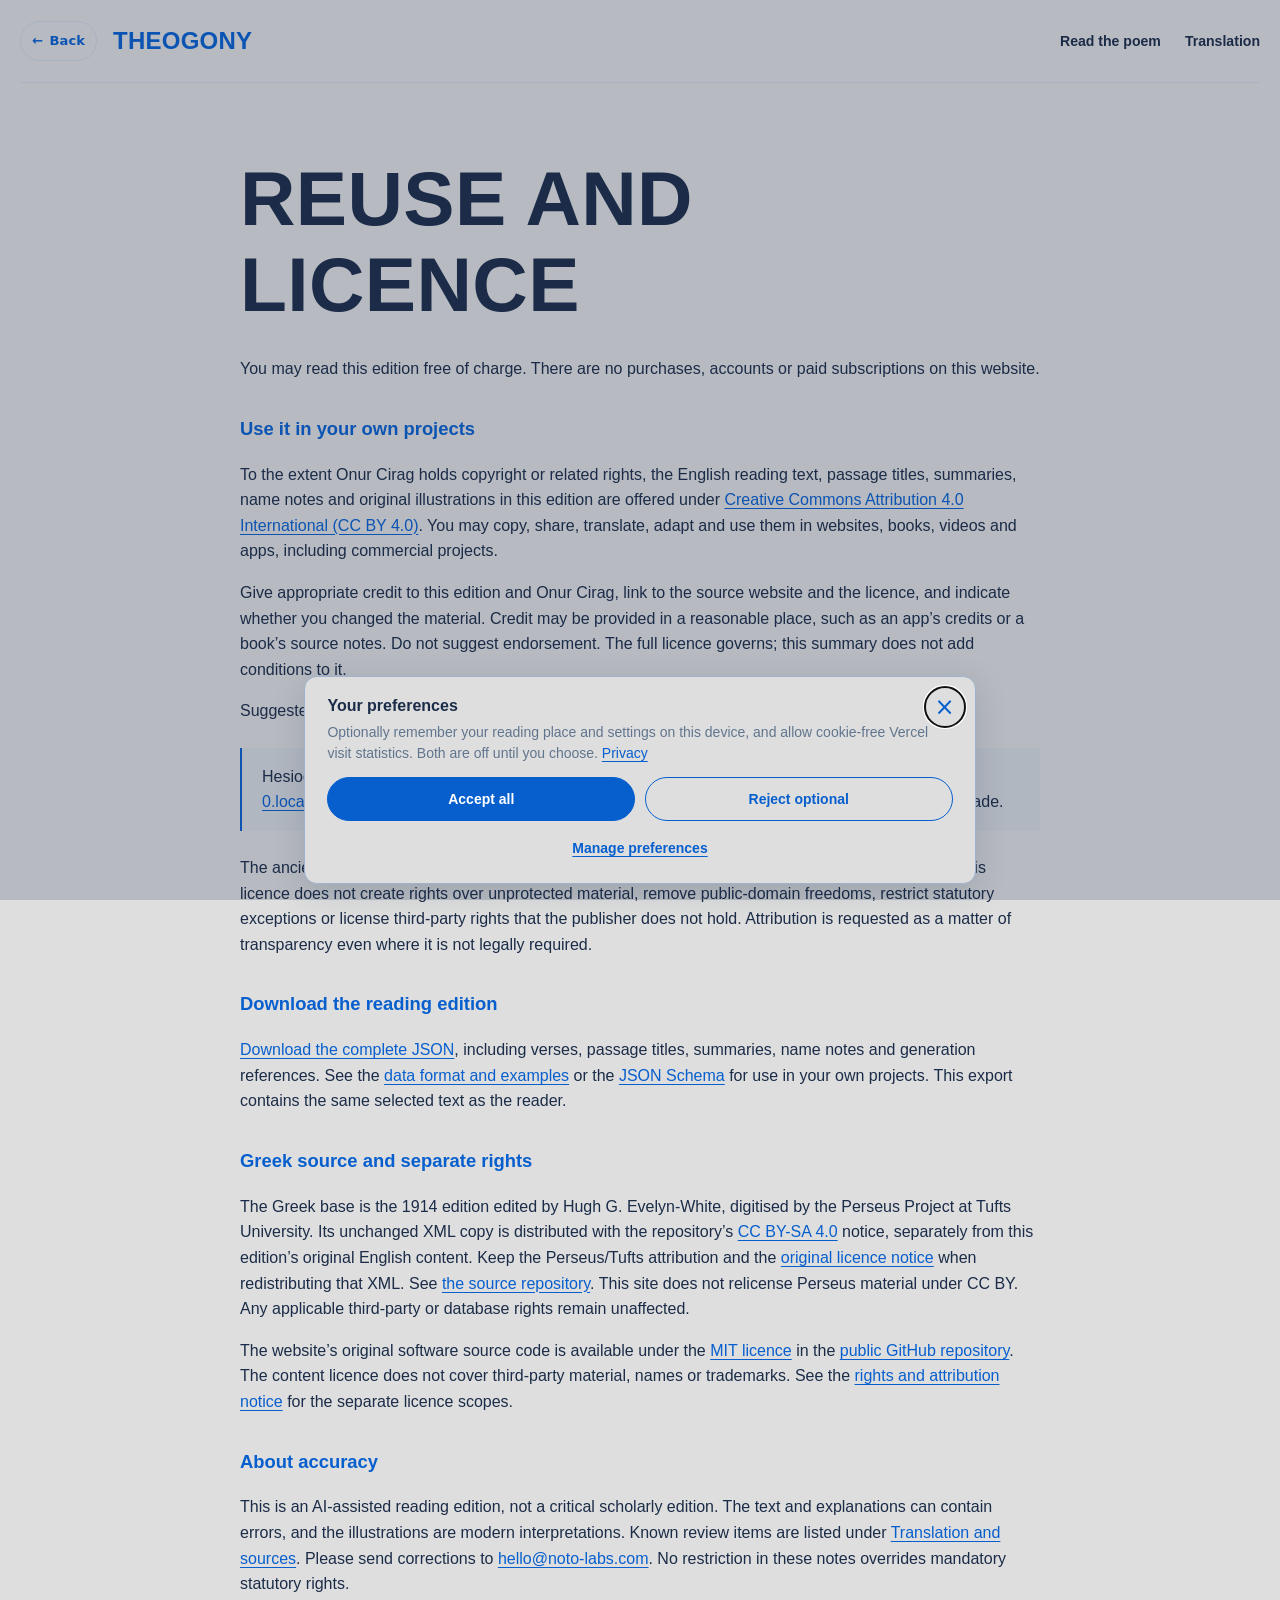
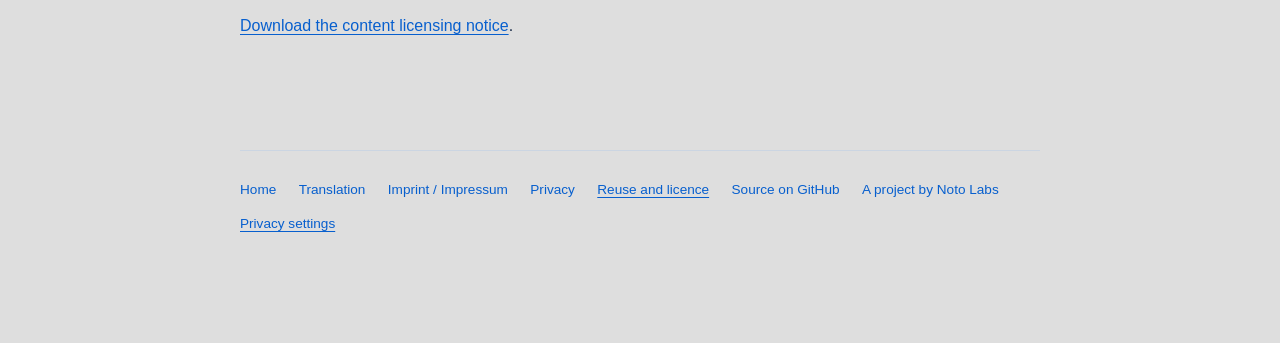
<file: publish/reuse.html>
<!doctype html><html lang="en"><head><meta charset="utf-8"><meta name="viewport" content="width=device-width,initial-scale=1"><meta name="theme-color" content="#dedede"><title>Reuse and Licence: Theogony English Edition</title><meta name="description" content="Reuse this English Theogony edition in your own projects. Read the CC BY 4.0 attribution guidance and separate licence notice for the Perseus Greek source."><link rel="canonical" href="https://theogony-reading.vercel.app/reuse.html"><link rel="icon" href="favicon-column-v1-32.png" type="image/png" sizes="32x32"><link rel="icon" href="favicon-column-v1-48.png" type="image/png" sizes="48x48"><link rel="shortcut icon" href="favicon.ico"><link rel="apple-touch-icon" href="apple-touch-icon.png" sizes="180x180"><meta name="robots" content="index, follow, max-image-preview:large"><meta property="og:type" content="website"><meta property="og:site_name" content="Theogony: Read Hesiod"><meta property="og:title" content="Reuse and Licence: Theogony English Edition"><meta property="og:description" content="Reuse this English Theogony edition in your own projects. Read the CC BY 4.0 attribution guidance and separate licence notice for the Perseus Greek source."><meta property="og:url" content="https://theogony-reading.vercel.app/reuse.html"><meta property="og:locale" content="en_US"><meta property="og:image" content="https://theogony-reading.vercel.app/assets/theogony-share.jpg"><meta property="og:image:width" content="1200"><meta property="og:image:height" content="500"><meta property="og:image:type" content="image/jpeg"><meta property="og:image:alt" content="Hand-drawn illustrations of Gaia, Zeus and Athena on a blue background."><meta name="twitter:card" content="summary_large_image"><meta name="twitter:title" content="Reuse and Licence: Theogony English Edition"><meta name="twitter:description" content="Reuse this English Theogony edition in your own projects. Read the CC BY 4.0 attribution guidance and separate licence notice for the Perseus Greek source."><meta name="twitter:image" content="https://theogony-reading.vercel.app/assets/theogony-share.jpg"><meta name="twitter:image:alt" content="Hand-drawn illustrations of Gaia, Zeus and Athena on a blue background."><script type="application/ld+json">{"@context":"https://schema.org","@graph":[{"@type":"WebSite","@id":"https://theogony-reading.vercel.app/#website","url":"https://theogony-reading.vercel.app/","name":"Theogony: Read Hesiod","alternateName":"Theogony Reading","inLanguage":"en"},{"@type":"WebPage","@id":"https://theogony-reading.vercel.app/reuse.html#webpage","url":"https://theogony-reading.vercel.app/reuse.html","name":"Reuse and Licence: Theogony English Edition","description":"Reuse this English Theogony edition in your own projects. Read the CC BY 4.0 attribution guidance and separate licence notice for the Perseus Greek source.","inLanguage":"en","isPartOf":{"@id":"https://theogony-reading.vercel.app/#website"}}]}</script><link rel="stylesheet" href="assets/consent-notice-v1.css"><script defer src="assets/site-preferences-v1.js"></script><script defer src="assets/site-analytics-v1.js"></script><style>
    :root{--paper:#dedede;--ink:#1b2c48;--green:#075fce;--muted:#61748d;--line:#cbd5e2}
    *{box-sizing:border-box}html{scroll-behavior:smooth;scroll-padding-top:2rem}body{margin:0;background:var(--paper);color:var(--ink);font:1rem/1.6 'Helvetica Neue',-apple-system,Arial,sans-serif}a{color:var(--green);text-underline-offset:.2em}a:focus-visible{outline:3px solid #b08a48;outline-offset:4px}.wrap{max-width:56rem;margin:auto;padding:2rem clamp(1.25rem,5vw,3rem) 5rem}.back{text-decoration:none;font-weight:600}.privacy-action{padding:.7rem 1rem;border:1px solid var(--green);border-radius:.4rem;background:transparent;color:var(--green);font:inherit;cursor:pointer}h1,h2{font-family:Baskerville,Didot,'Iowan Old Style',Georgia,serif;font-weight:400;-webkit-text-stroke:.3px currentColor;line-height:1.13}h1{font-size:clamp(3rem,7vw,5.5rem);margin:3rem 0 1rem}h2{font-size:clamp(2.15rem,5vw,3.1rem);margin:0 0 1rem}.intro{max-width:42rem;color:var(--muted);font-size:1.1rem}.section{padding:3rem 0;border-bottom:1px solid var(--line)}.index{display:flex;flex-wrap:wrap;gap:.5rem 1.4rem;margin:2rem 0}.index a{white-space:nowrap}.runs{list-style:none;padding:0;margin:1.5rem 0}.runs li{padding:1.15rem 0;border-bottom:1px solid var(--line);scroll-margin-top:2rem}.info-heading{display:flex;gap:1rem;align-items:baseline;font-size:1.1rem;font-weight:600}.range{min-width:6.5rem;color:var(--muted);font-size:.82rem;font-variant-numeric:tabular-nums}.runs p{margin:.2rem 0 .2rem 7.5rem;color:var(--muted);font-size:.87rem}.runs p a{color:var(--green)}.placeholder{max-width:42rem;padding:1rem 1.2rem;border:1px solid var(--line);border-radius:.5rem;background:#fffefb}.footer{padding:2rem 0;font-size:.85rem;color:var(--muted)}@media(max-width:600px){.info-heading{display:block}.range{display:block}.runs p{margin-left:0}}
    a:focus-visible{outline-color:#075fce}.placeholder{background:#f7f9fc}.back{display:inline-block}.index a{padding:.35rem 0}::selection{background:#b8d5f6;color:#1b2c48}h1,h2{font-family:Optima,'Avenir Next',Arial,sans-serif;font-weight:800;text-transform:uppercase;letter-spacing:.005em;-webkit-text-stroke:0}h1{font-size:clamp(2.7rem,6vw,4.8rem)}h2{font-size:clamp(1.9rem,4vw,2.7rem)}.page-back{display:inline-flex;align-items:center;justify-content:center;gap:.4rem;min-height:2.5rem;padding:.35rem .7rem;border:1px solid var(--line);border-radius:999px;color:var(--green);font:600 .82rem/1.2 system-ui,sans-serif;text-decoration:none;white-space:nowrap}.page-back:hover{border-color:var(--green);background:#075fce08}.document-header-left,.reader-brand-group{display:flex;align-items:center;gap:1rem;min-width:0}@media(max-width:600px){.page-back{width:2.25rem;min-height:2.25rem;padding:.25rem;font-size:1.1rem}.page-back .back-label{display:none}.document-header-left,.reader-brand-group{gap:.6rem}}
.document-header{display:flex;justify-content:space-between;align-items:center;gap:1.5rem;width:min(calc(100% - 2.5rem),80rem);margin:auto;padding:1.3rem 0;border-bottom:1px solid var(--line)}.document-brand{font:800 1.5rem/1 Optima,'Avenir Next',Arial,sans-serif;text-decoration:none;letter-spacing:.01em}.document-nav{display:flex;gap:1.5rem;font-size:.88rem;font-weight:600}.document-nav a{text-decoration:none;color:var(--ink)}.document-nav a:hover{color:var(--green)}.document-footer{border-top:1px solid var(--line);margin-top:3rem;padding:1.75rem 0;font-size:.85rem}.document-footer nav{display:flex;gap:.75rem 1.4rem;flex-wrap:wrap}.document-footer a{text-decoration:none}.document-footer a[aria-current="page"]{text-decoration:underline}.legal-page>.section{border:0;padding-top:0}.legal-page h1{margin:2.5rem 0 1.75rem}.legal-page h3{margin-top:2rem;font-size:1.15rem;color:var(--green)}.legal-page address{line-height:1.8}.language-version{margin-top:2rem;padding-top:1.2rem;border-top:1px solid var(--line)}.language-version summary{width:max-content;cursor:pointer;color:var(--green);font-weight:600}.legal-page blockquote{margin:1.5rem 0;padding:1rem 1.25rem;border-left:2px solid var(--green);background:#075fce08}.legal-page code{overflow-wrap:anywhere;font-size:.85em}.legal-page p,.legal-page li{overflow-wrap:break-word}
@media(max-width:600px){.document-header{gap:1rem;padding:1rem 0}.document-brand{font-size:1.2rem}.document-nav{flex-direction:column;align-items:flex-end;gap:.25rem;font-size:.78rem}.document-footer nav{gap:.7rem 1rem}}
</style></head><body><header class="document-header"><div class="document-header-left"><a class="page-back" href="index.html" data-back aria-label="Go back"><span aria-hidden="true">←</span><span class="back-label">Back</span></a><a class="document-brand" href="index.html">THEOGONY</a></div><nav class="document-nav" aria-label="Main navigation"><a href="theogony-reader.html">Read the poem</a><a href="translation.html">Translation</a></nav></header><main class="wrap legal-page"><section class="section">
<h1>Reuse and licence</h1>
<p>You may read this edition free of charge. There are no purchases, accounts or paid subscriptions on this website.</p>
<h3>Use it in your own projects</h3>
<p>To the extent Onur Cirag holds copyright or related rights, the English reading text, passage titles, summaries, name notes and original illustrations in this edition are offered under <a rel="license" href="https://creativecommons.org/licenses/by/4.0/">Creative Commons Attribution 4.0 International (CC BY 4.0)</a>. You may copy, share, translate, adapt and use them in websites, books, videos and apps, including commercial projects.</p>
<p>Give appropriate credit to this edition and Onur Cirag, link to the source website and the licence, and indicate whether you changed the material. Credit may be provided in a reasonable place, such as an app’s credits or a book’s source notes. Do not suggest endorsement. The full licence governs; this summary does not add conditions to it.</p>
<p>Suggested credit:</p><blockquote>Hesiod, <em>Theogony</em>, AI-assisted English reading edition by Onur Cirag. Source: <a id="edition-credit-link" href="index.html">this edition’s website</a>. Licensed under CC BY 4.0 (<a href="https://creativecommons.org/licenses/by/4.0/">licence</a>). State any changes you made.</blockquote>
<p>The ancient poem is in the public domain. AI-generated material may not attract copyright protection. This licence does not create rights over unprotected material, remove public-domain freedoms, restrict statutory exceptions or license third-party rights that the publisher does not hold. Attribution is requested as a matter of transparency even where it is not legally required.</p>
<h3>Download the reading edition</h3><p><a href="data/theogony.json" download="theogony.json">Download the complete JSON</a>, including verses, passage titles, summaries, name notes and generation references. See the <a href="https://github.com/onur-crg/theogony-reading/blob/main/data/README.md">data format and examples</a> or the <a href="data/theogony.schema.json">JSON Schema</a> for use in your own projects. This export contains the same selected text as the reader.</p>
<h3>Greek source and separate rights</h3>
<p>The Greek base is the 1914 edition edited by Hugh G. Evelyn-White, digitised by the Perseus Project at Tufts University. Its unchanged XML copy is distributed with the repository’s <a href="https://creativecommons.org/licenses/by-sa/4.0/">CC BY-SA 4.0</a> notice, separately from this edition’s original English content. Keep the Perseus/Tufts attribution and the <a href="sources/perseus-license.md">original licence notice</a> when redistributing that XML. See <a href="https://github.com/PerseusDL/canonical-greekLit">the source repository</a>. This site does not relicense Perseus material under CC BY. Any applicable third-party or database rights remain unaffected.</p>
<p>The website’s original software source code is available under the <a href="LICENSE">MIT licence</a> in the <a href="https://github.com/onur-crg/theogony-reading">public GitHub repository</a>. The content licence does not cover third-party material, names or trademarks. See the <a href="NOTICE.md">rights and attribution notice</a> for the separate licence scopes.</p>
<h3>About accuracy</h3>
<p>This is an AI-assisted reading edition, not a critical scholarly edition. The text and explanations can contain errors, and the illustrations are modern interpretations. Known review items are listed under <a href="translation.html">Translation and sources</a>. Please send corrections to <a href="mailto:hello@noto-labs.com">hello@noto-labs.com</a>. No restriction in these notes overrides mandatory statutory rights.</p>
<p><a href="LICENSE-CONTENT.md">Download the content licensing notice</a>.</p>
</section><footer class="document-footer"><nav aria-label="Site information"><a href="index.html">Home</a><a href="translation.html">Translation</a><a href="imprint.html">Imprint / Impressum</a><a href="privacy.html">Privacy</a><a href="reuse.html" aria-current="page">Reuse and licence</a><a href="https://github.com/onur-crg/theogony-reading">Source on GitHub</a><a href="https://www.noto-labs.com/">A project by Noto Labs</a><button type="button" class="preferences-footer-link" data-preferences-open>Privacy settings</button></nav></footer><dialog class="consent-notice" id="site-preferences" aria-labelledby="preferences-title" aria-describedby="preferences-intro"><button class="preferences-close" type="button" data-preferences-close aria-label="Close preferences">×</button><h2 id="preferences-title">Your preferences</h2><p id="preferences-intro">Optionally remember your reading place and settings on this device, and allow cookie-free Vercel visit statistics. Both are off until you choose. <a href="privacy.html">Privacy</a></p><div id="preferences-manage" hidden><section class="preference-group"><label class="preference-choice"><span>Remember reading settings</span><input id="preference-memory" type="checkbox"></label><p>Keep your place, text size, explanation choices and desktop contents preference on this device. These reading details are not sent to us.</p></section><section class="preference-group"><label class="preference-choice"><span>Visit statistics</span><input id="preference-analytics" type="checkbox"></label><p>Let Vercel count visits and page views. No reading position, search text or glossary clicks are sent.</p><p id="preferences-signal" hidden>Your browser’s privacy signal keeps statistics off.</p></section></div><p id="preferences-error" role="status" hidden></p><div class="consent-notice-actions"><button class="consent-button consent-button-primary" id="preferences-accept" type="button">Accept all</button><button class="consent-button" id="preferences-reject" type="button">Reject optional</button><button class="consent-button consent-button-primary" id="preferences-save" type="button" hidden>Save choices</button></div><button class="preferences-manage-link" type="button" id="preferences-manage-button">Manage preferences</button></dialog></main><script>
document.querySelectorAll('[data-back]').forEach(link => link.addEventListener('click', event => {
  if (event.ctrlKey || event.metaKey || event.shiftKey || event.altKey) return;
  try {
    const previous = new URL(document.referrer);
    if (previous.origin === location.origin && previous.href !== location.href && history.length > 1) {
      event.preventDefault(); history.back();
    }
  } catch (_) { /* The normal home link also works without a referrer or JavaScript. */ }
}));

document.getElementById('clear-reading-data')?.addEventListener('click', () => {
  try {
    window.TheogonyPreferences.disableReading();
    document.getElementById('clear-reading-status').textContent = 'Gespeicherte Lesedaten wurden auf diesem Gerät gelöscht.';
  } catch (_) { document.getElementById('clear-reading-status').textContent = 'Der Browser erlaubt hier keinen Zugriff auf die gespeicherten Daten. Du kannst sie über die Website-Einstellungen deines Browsers löschen.'; }
});
if (document.getElementById('edition-credit-link') && (location.protocol === 'https:' || location.protocol === 'http:')) {
  const link = document.getElementById('edition-credit-link');
  link.href = new URL('index.html', location.href).href;
  link.textContent = link.href;
}
</script></body></html>
</file>
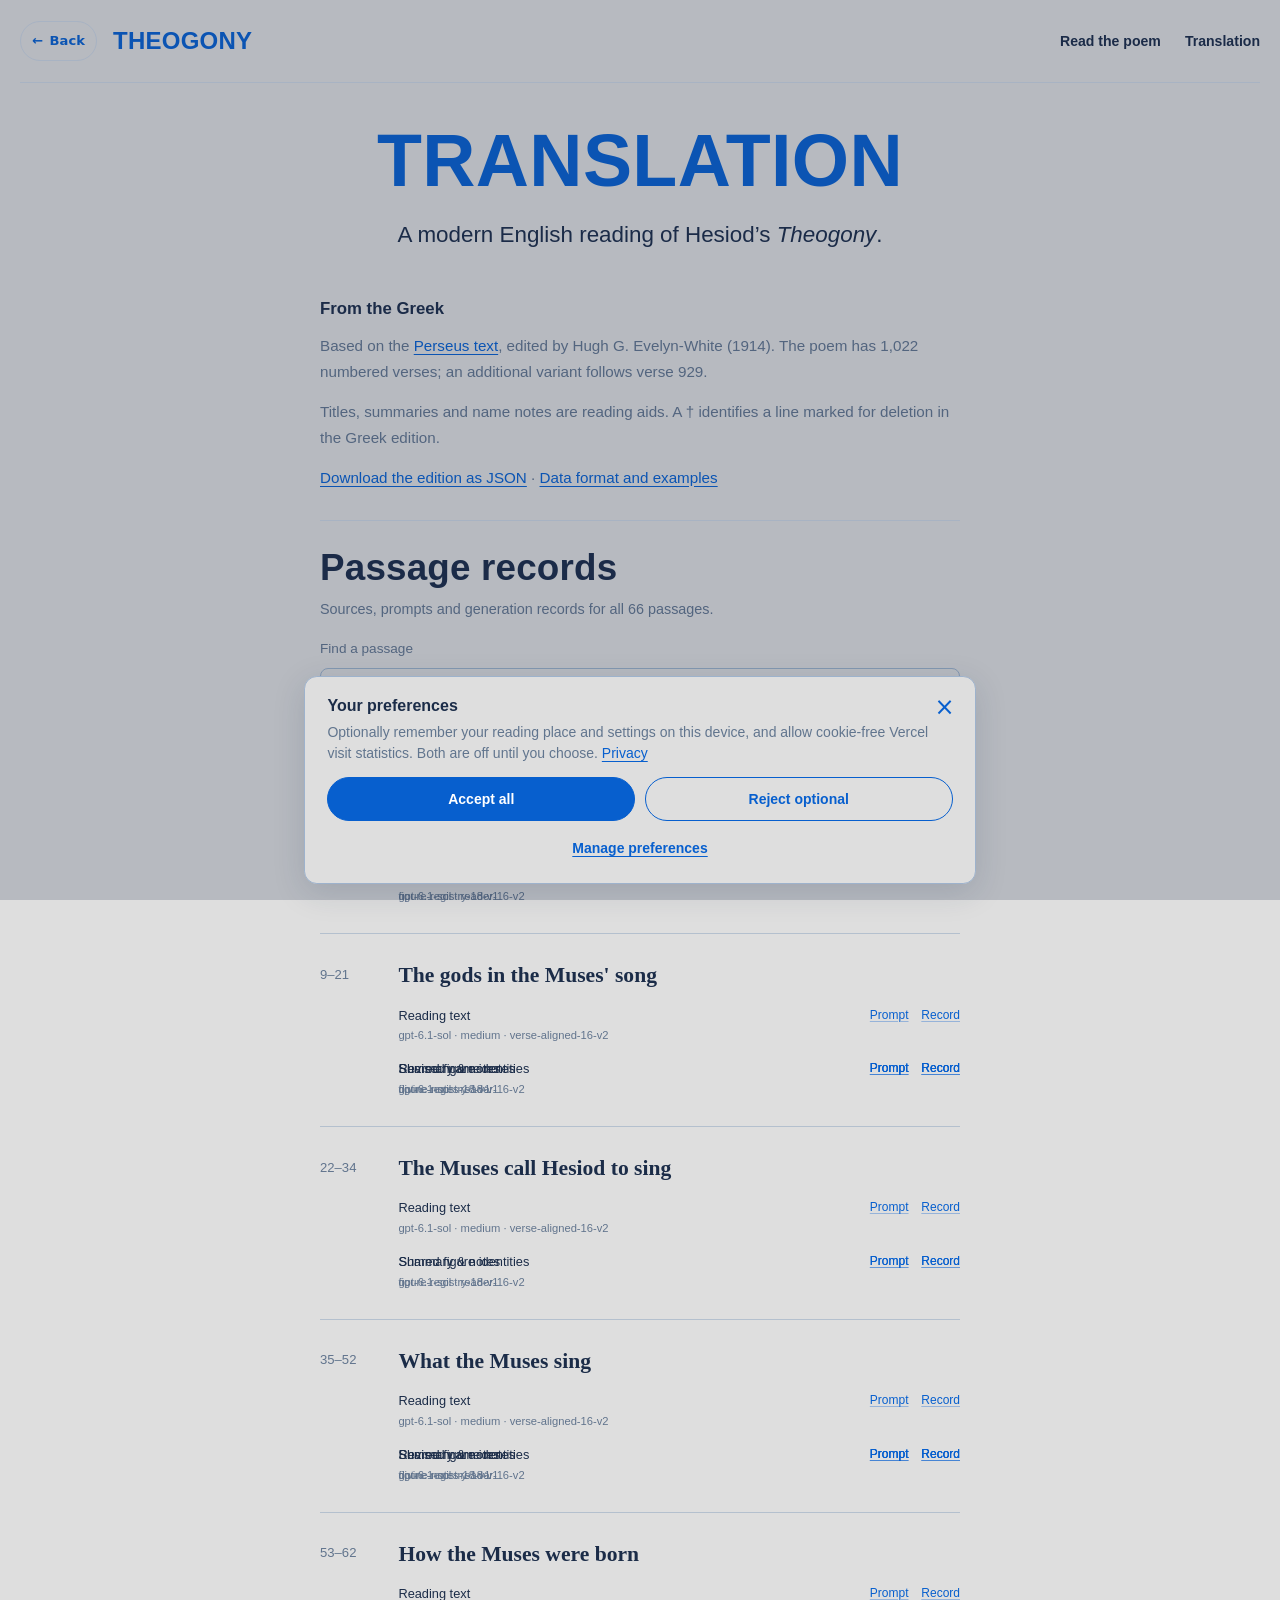
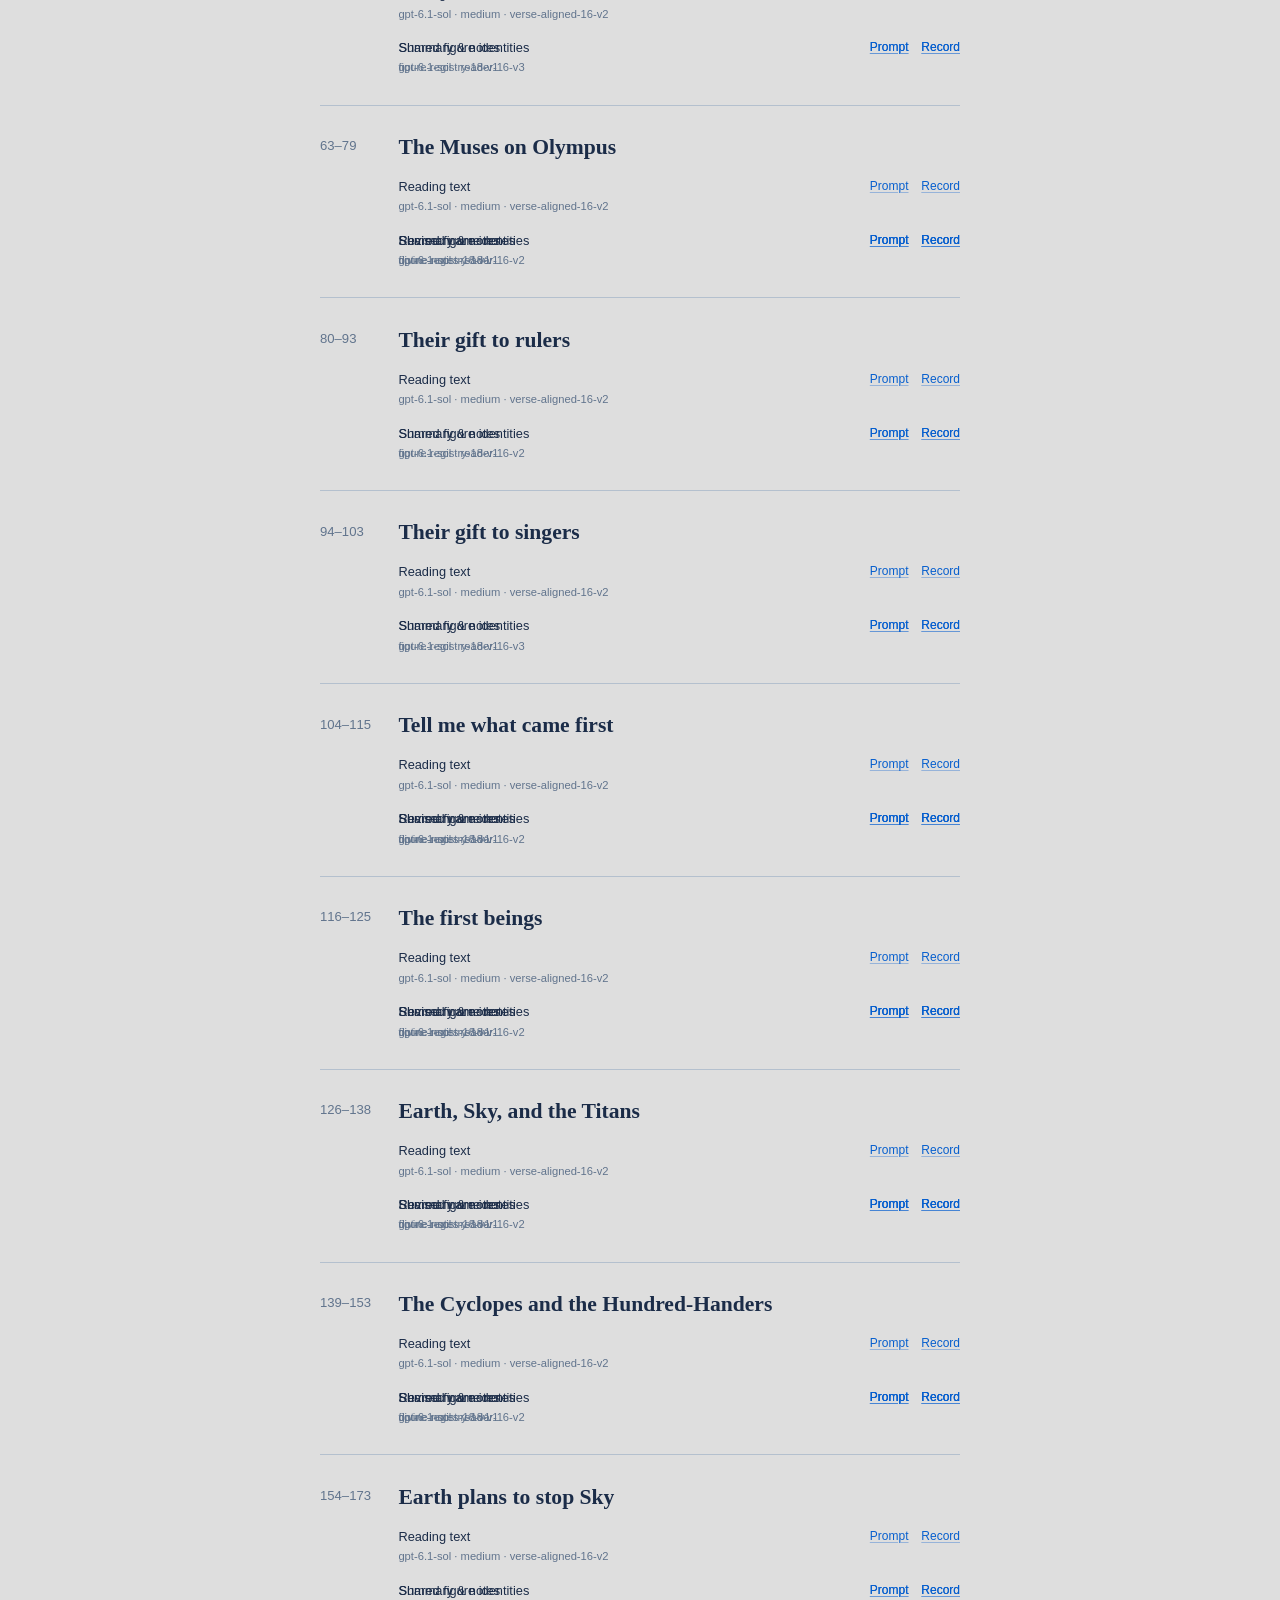
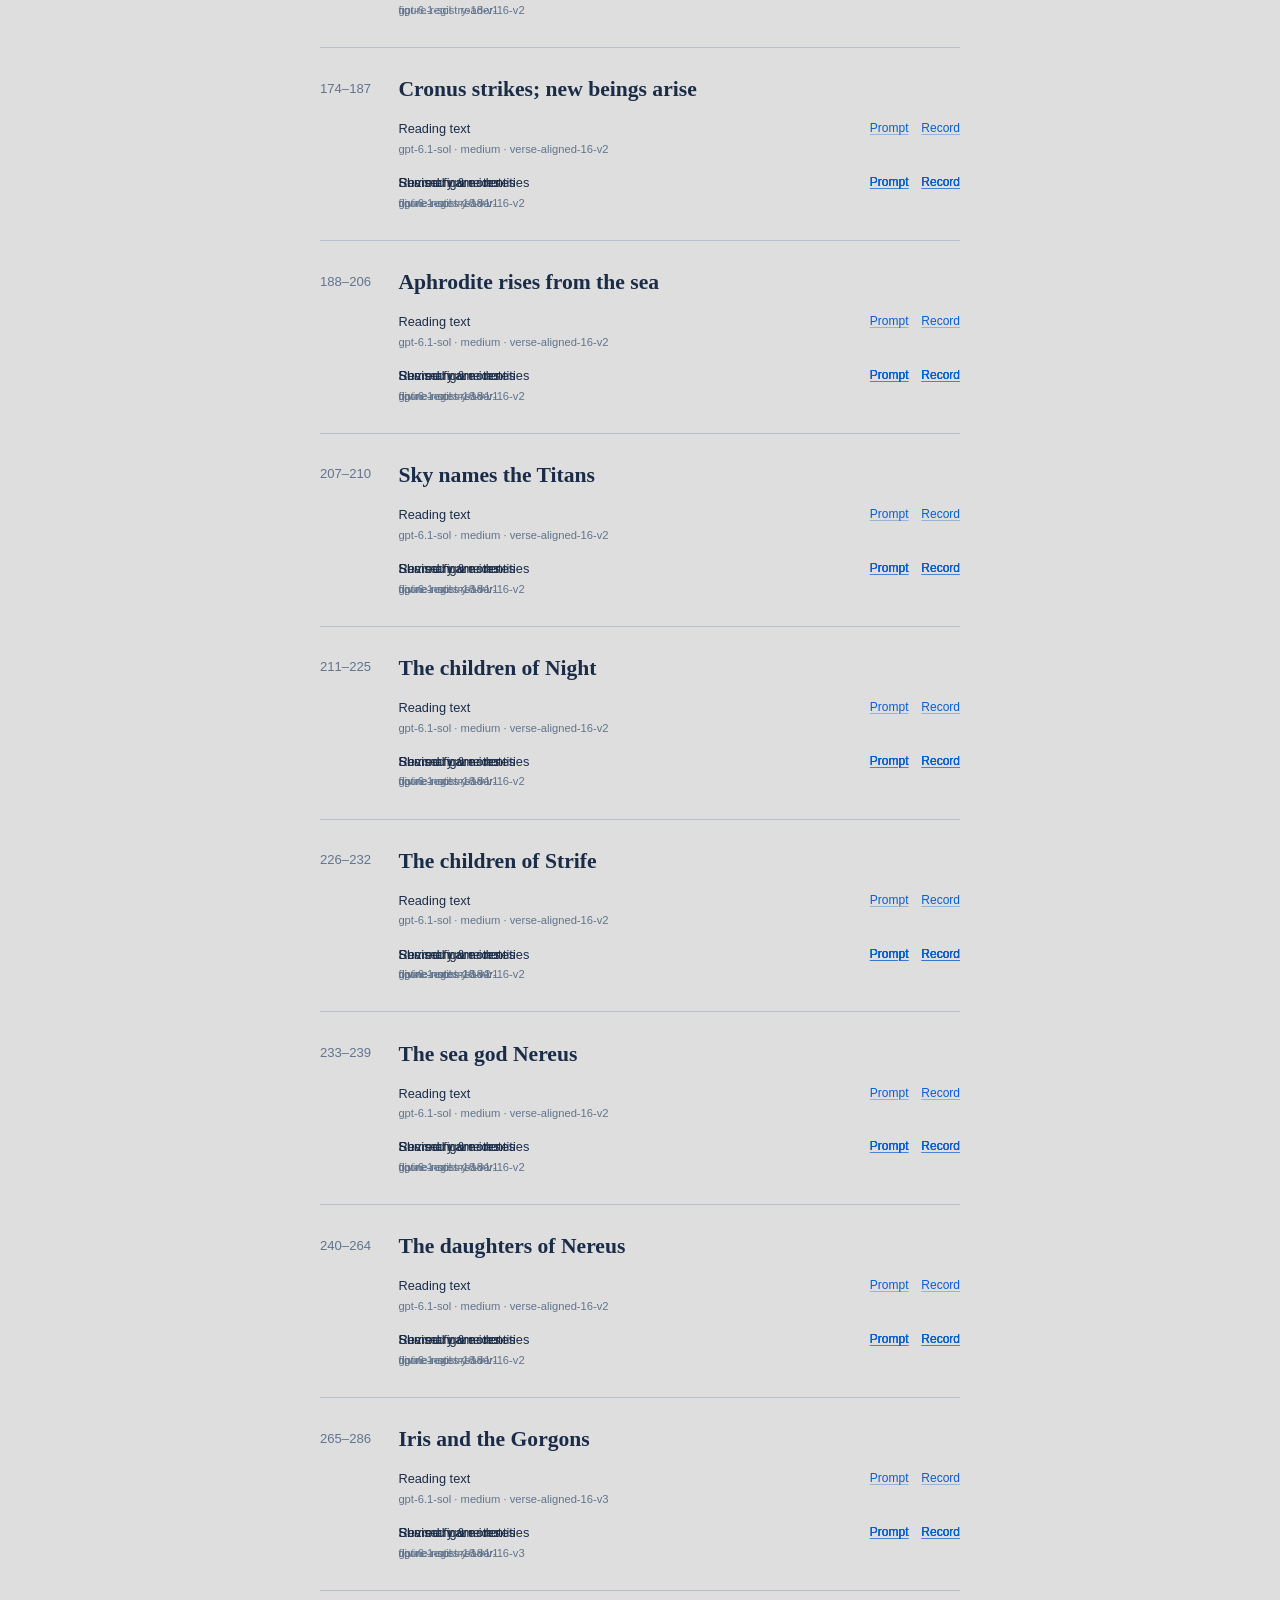
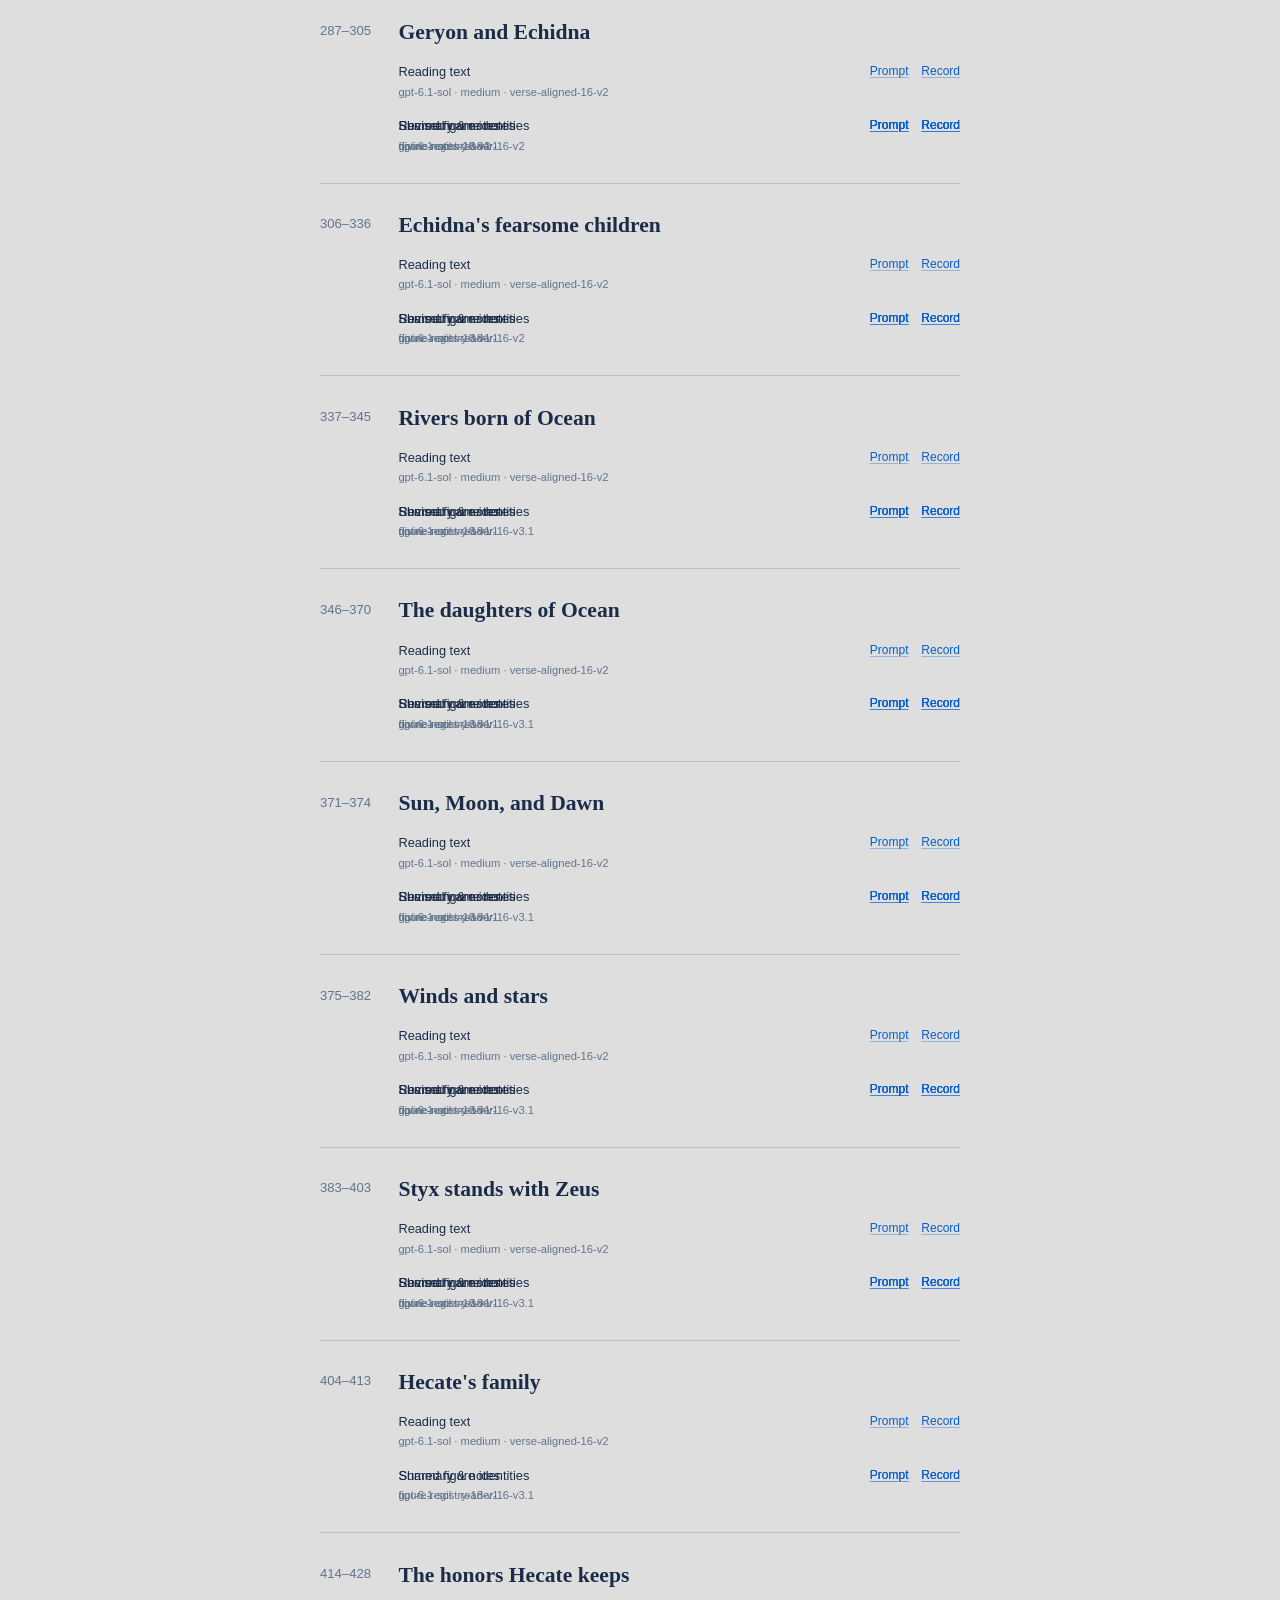
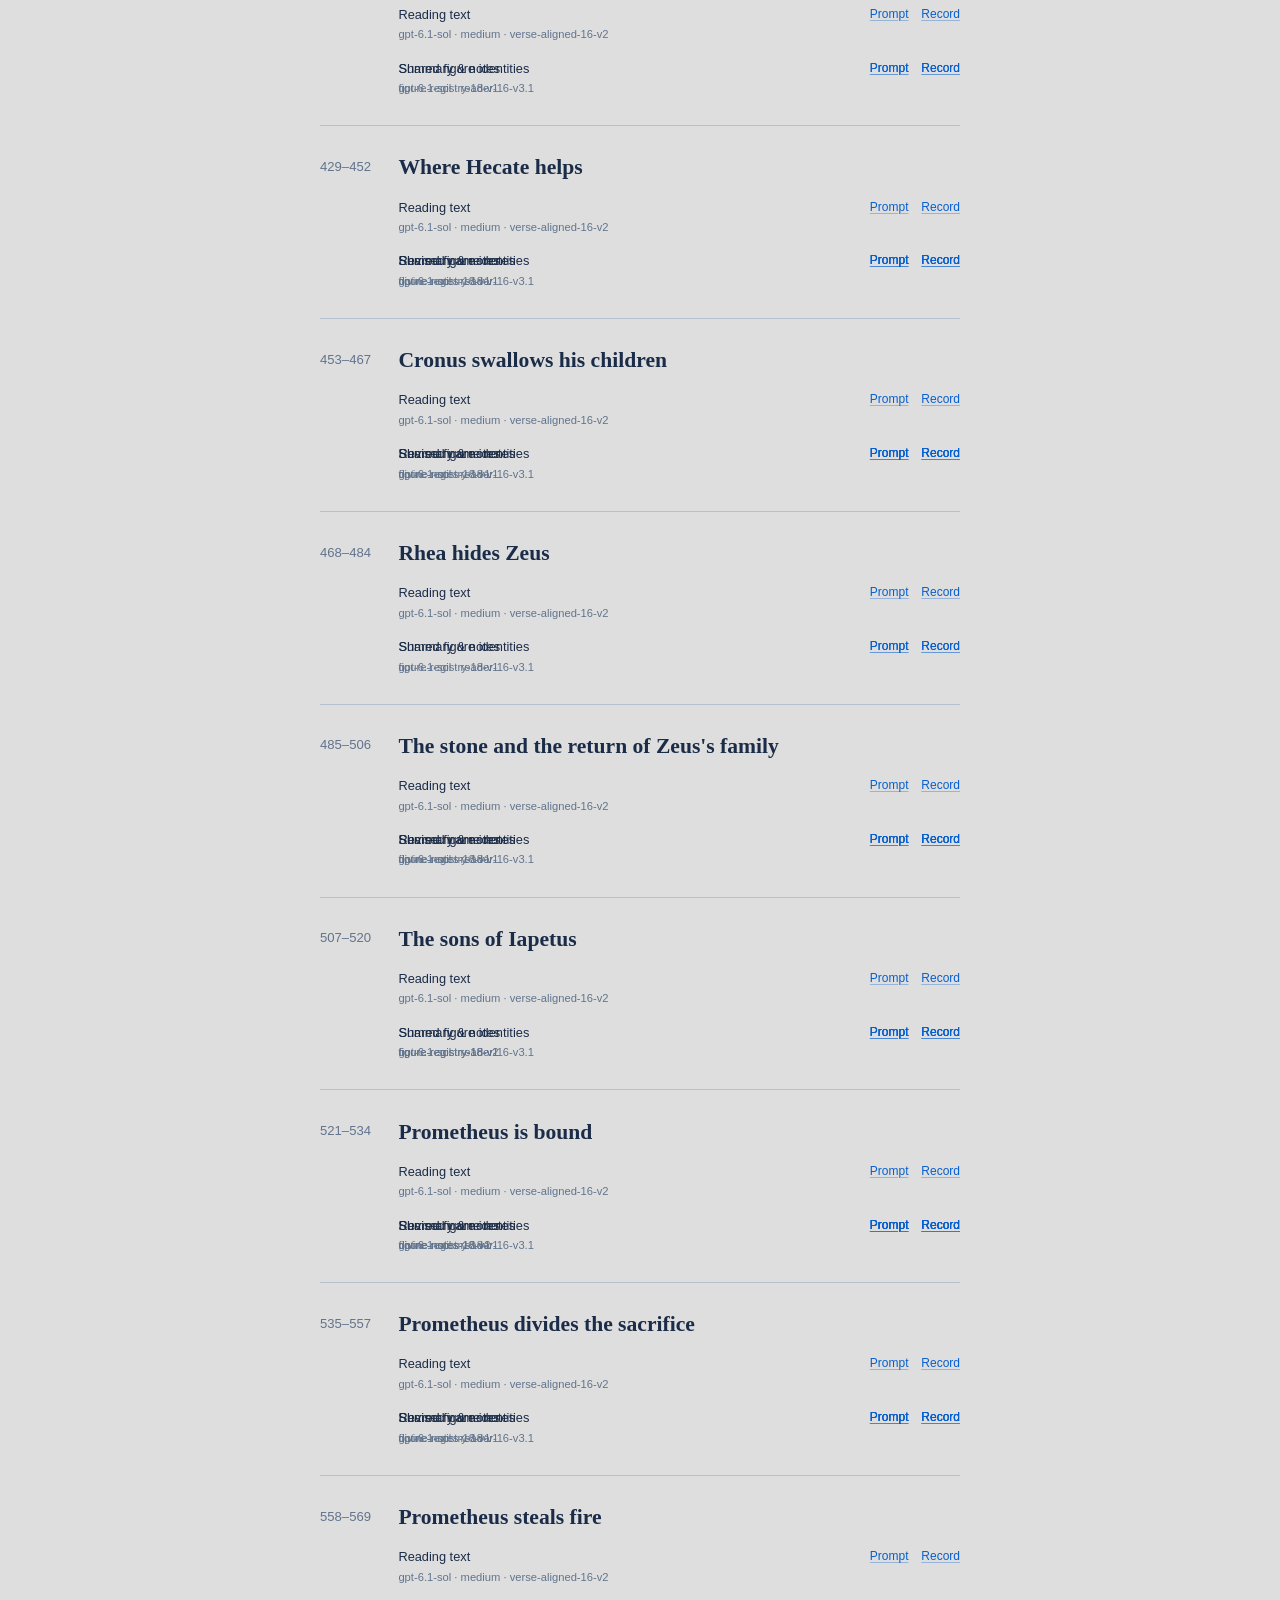
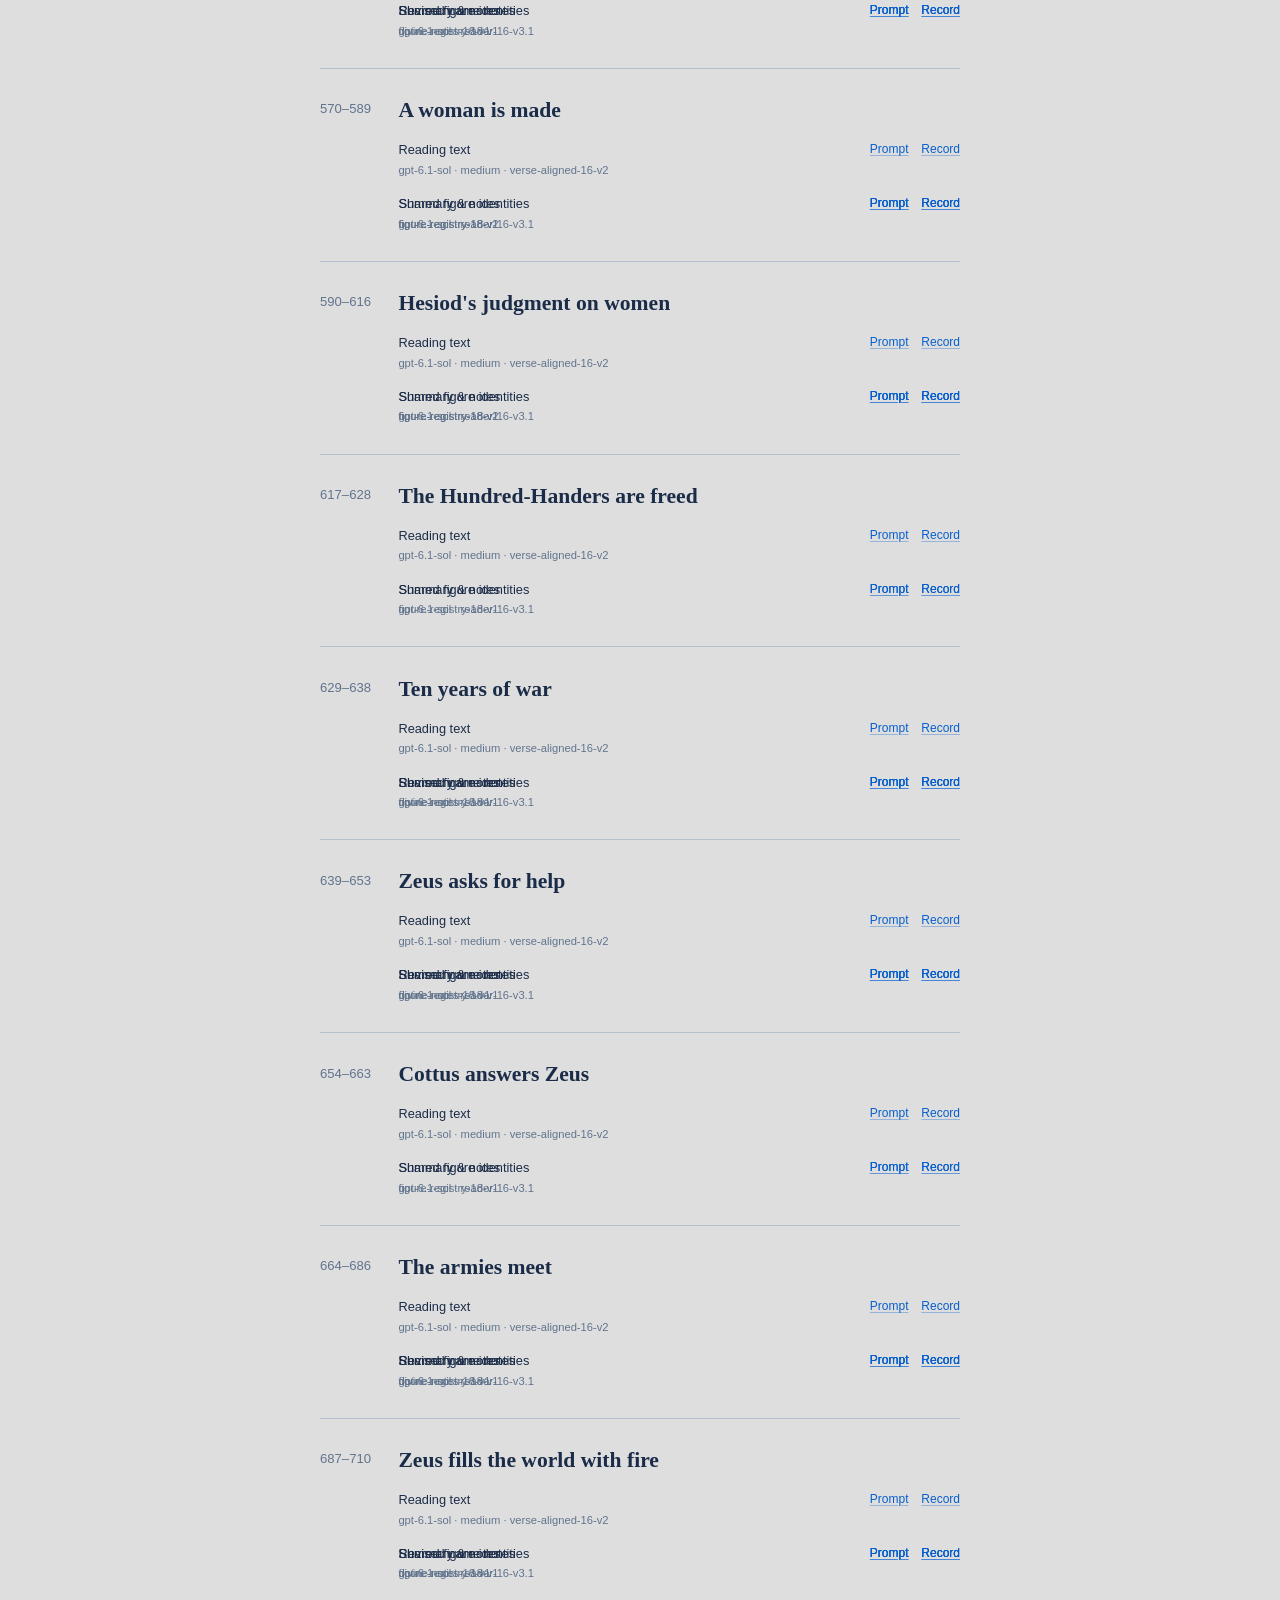
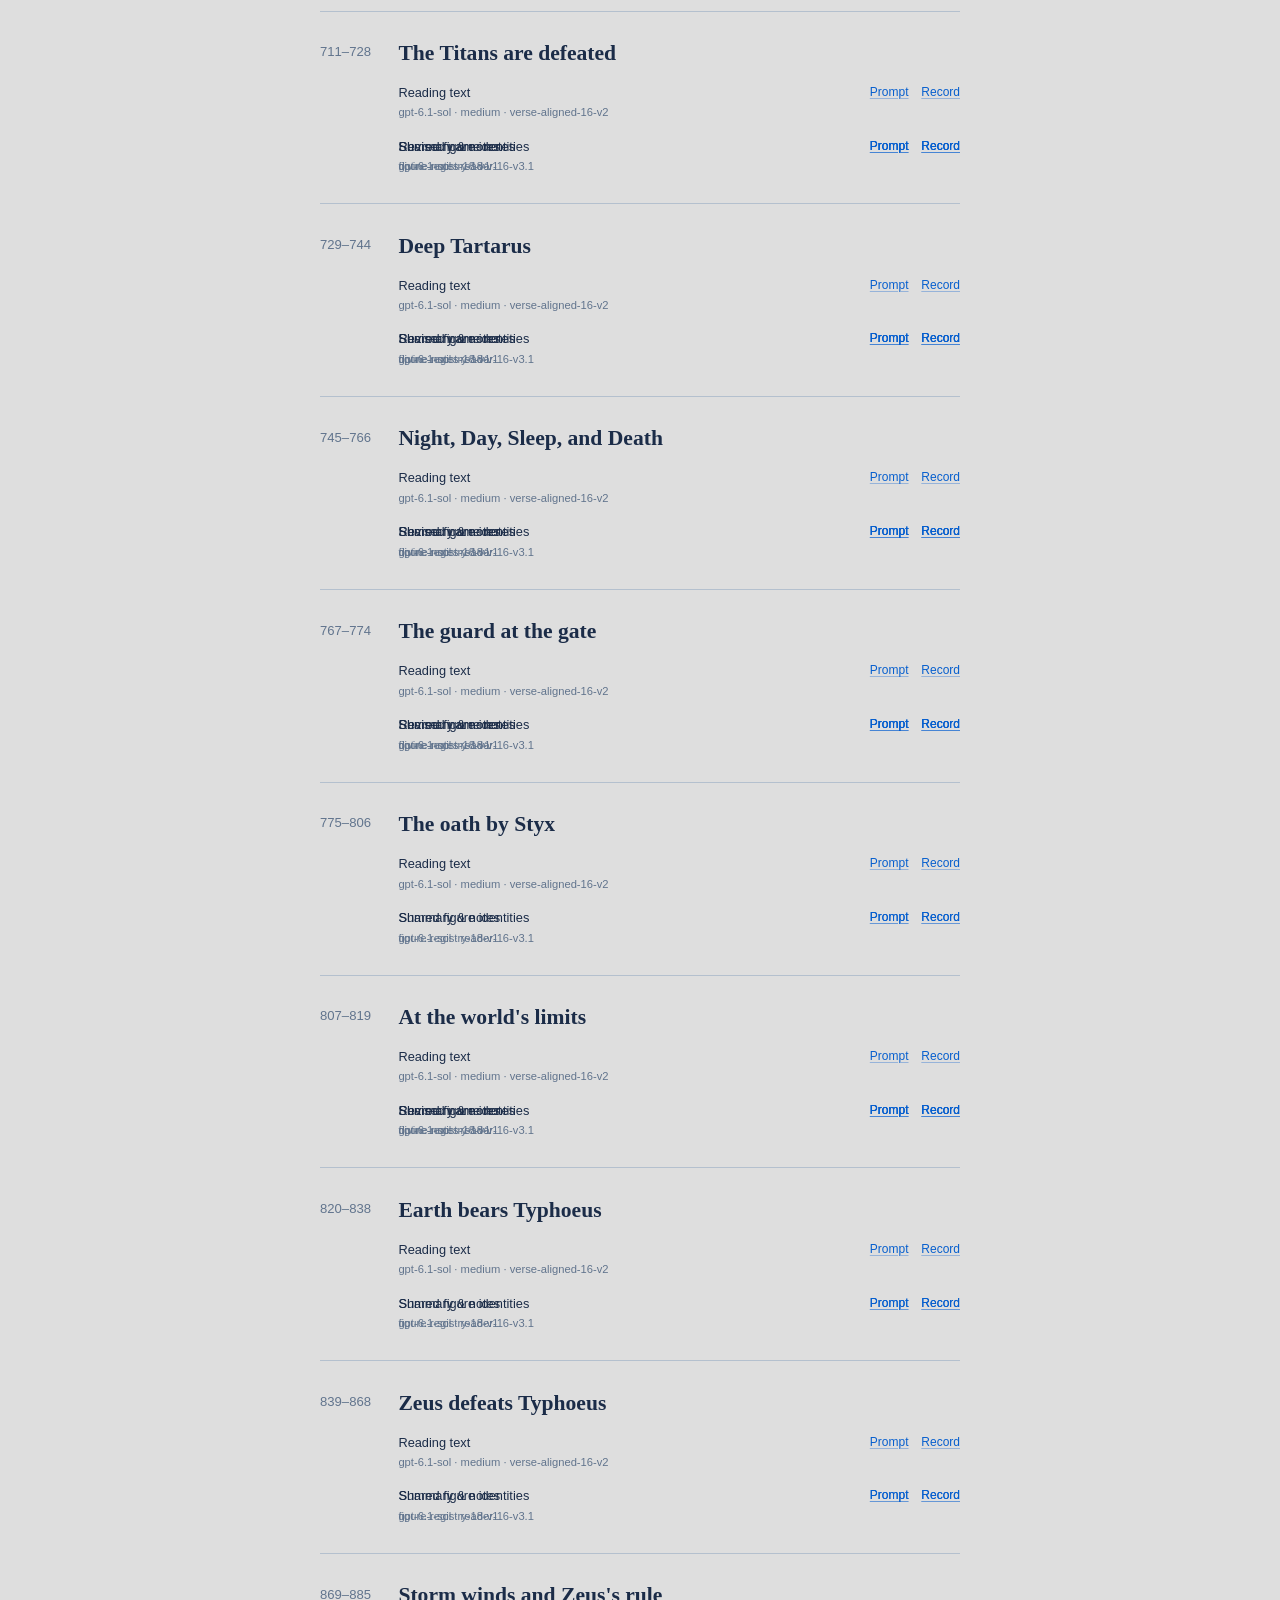
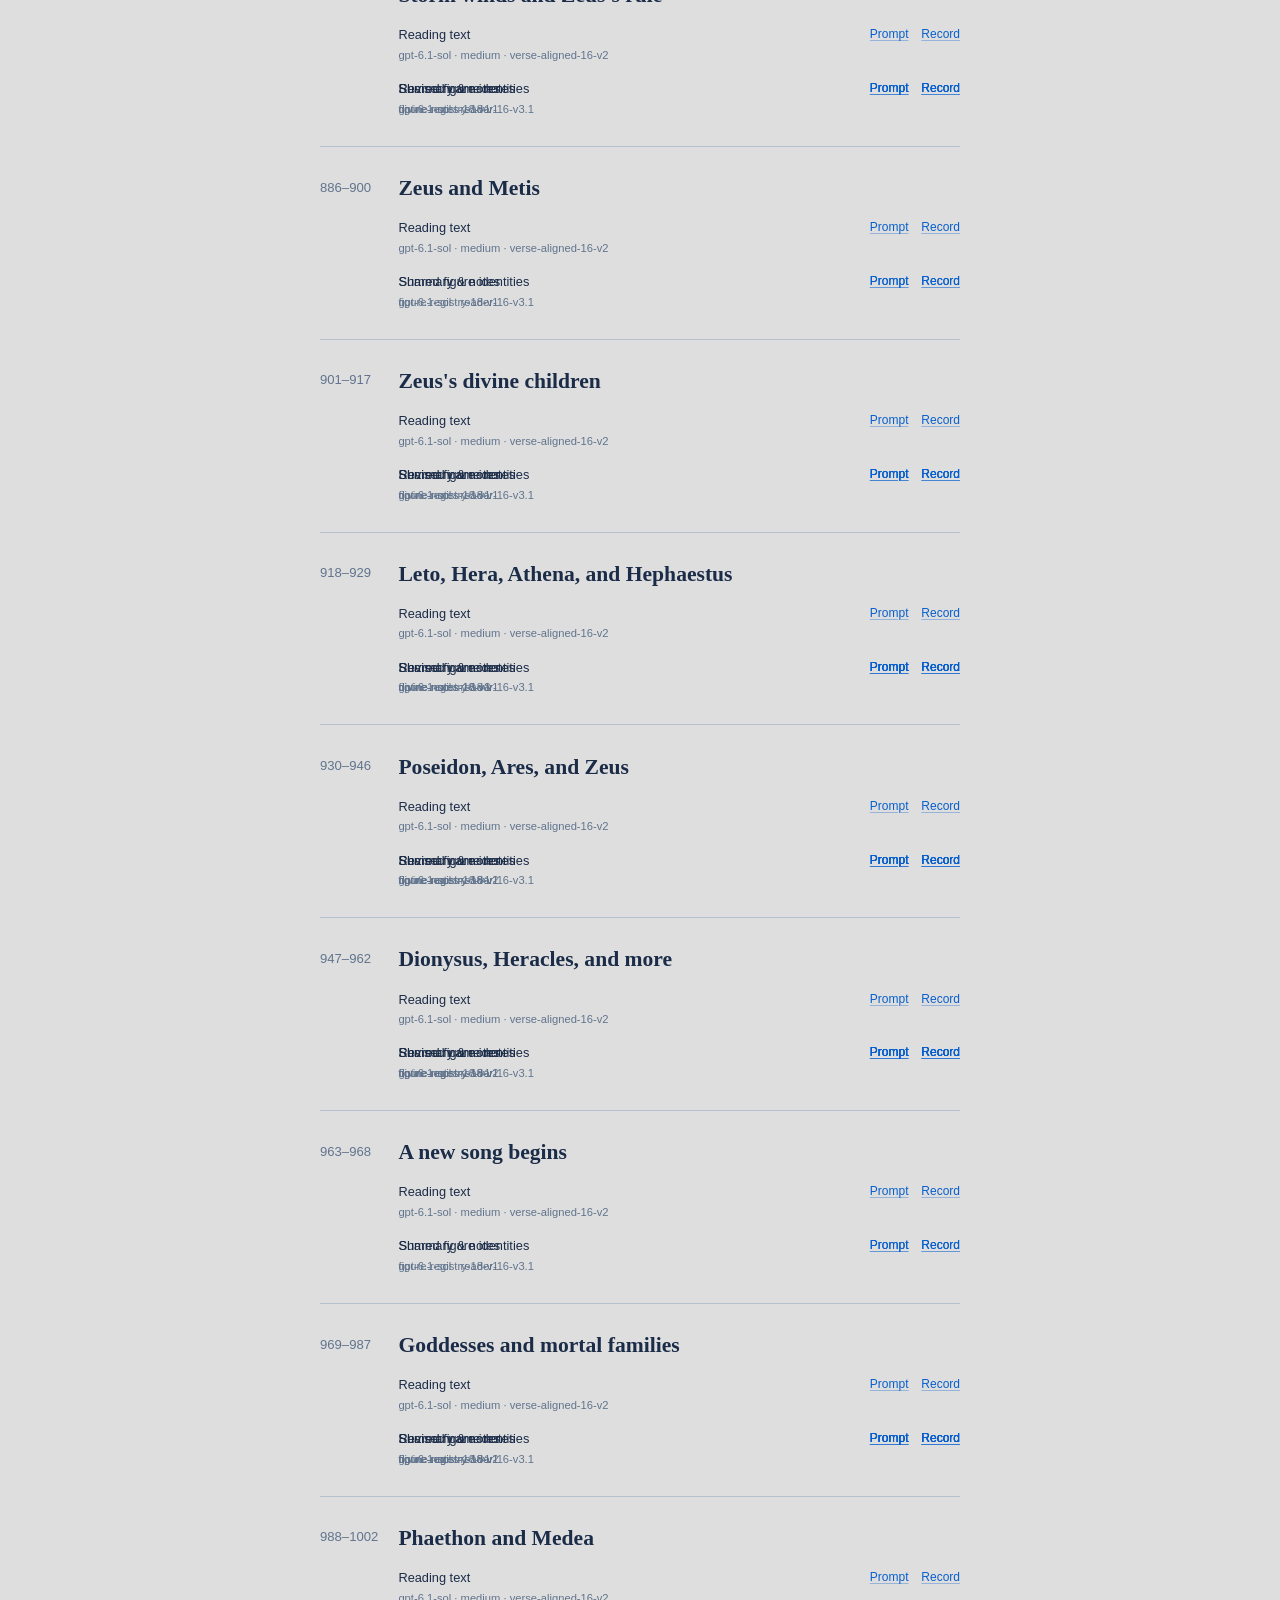
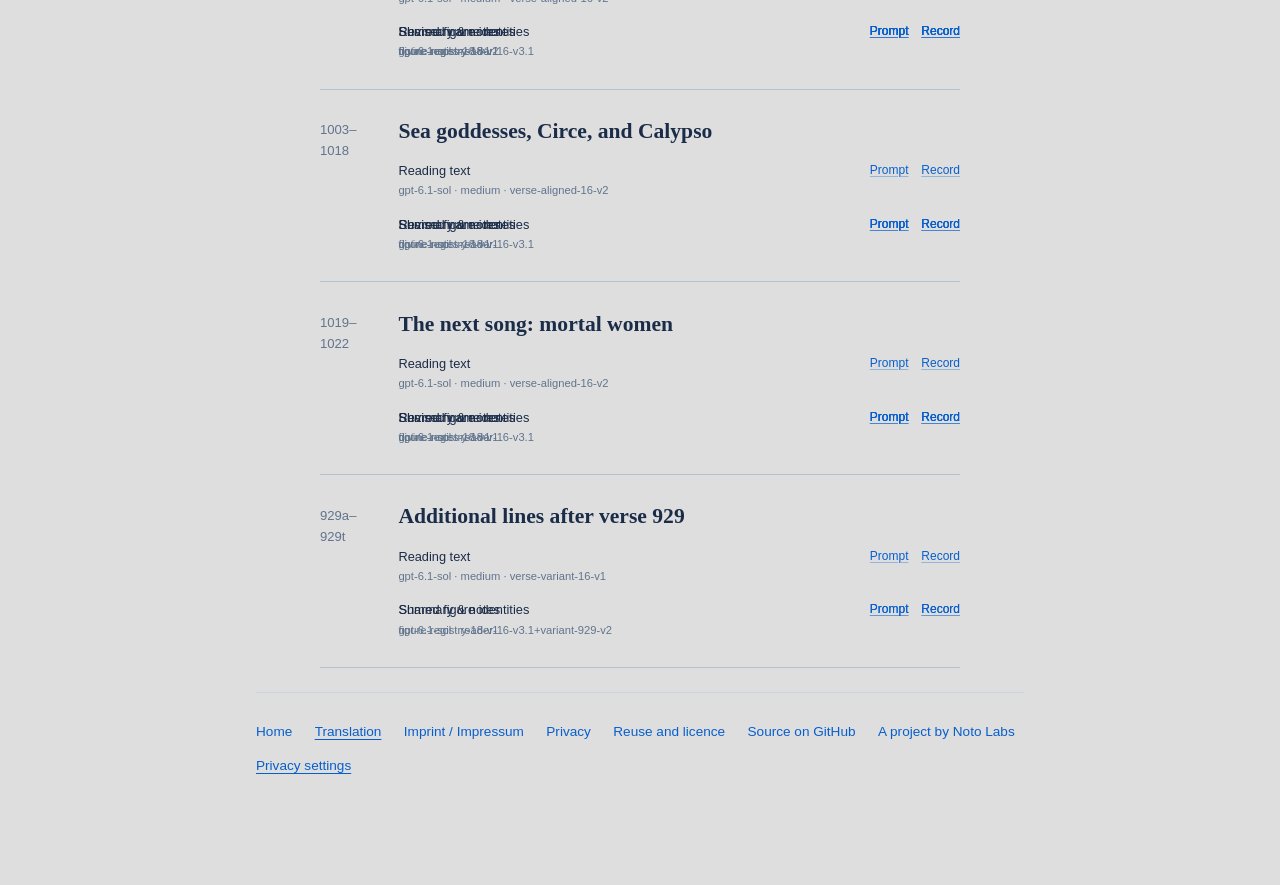
<file: publish/translation-records.html>
<!doctype html><html lang="en"><head><meta charset="utf-8"><meta name="viewport" content="width=device-width,initial-scale=1"><meta name="robots" content="noindex"><title>Passage records · Theogony</title></head><body><p><a href="translation.html#passage-records">View the passage records</a></p><script>location.replace("translation.html"+(location.hash||"#passage-records"));</script></body></html>
</file>
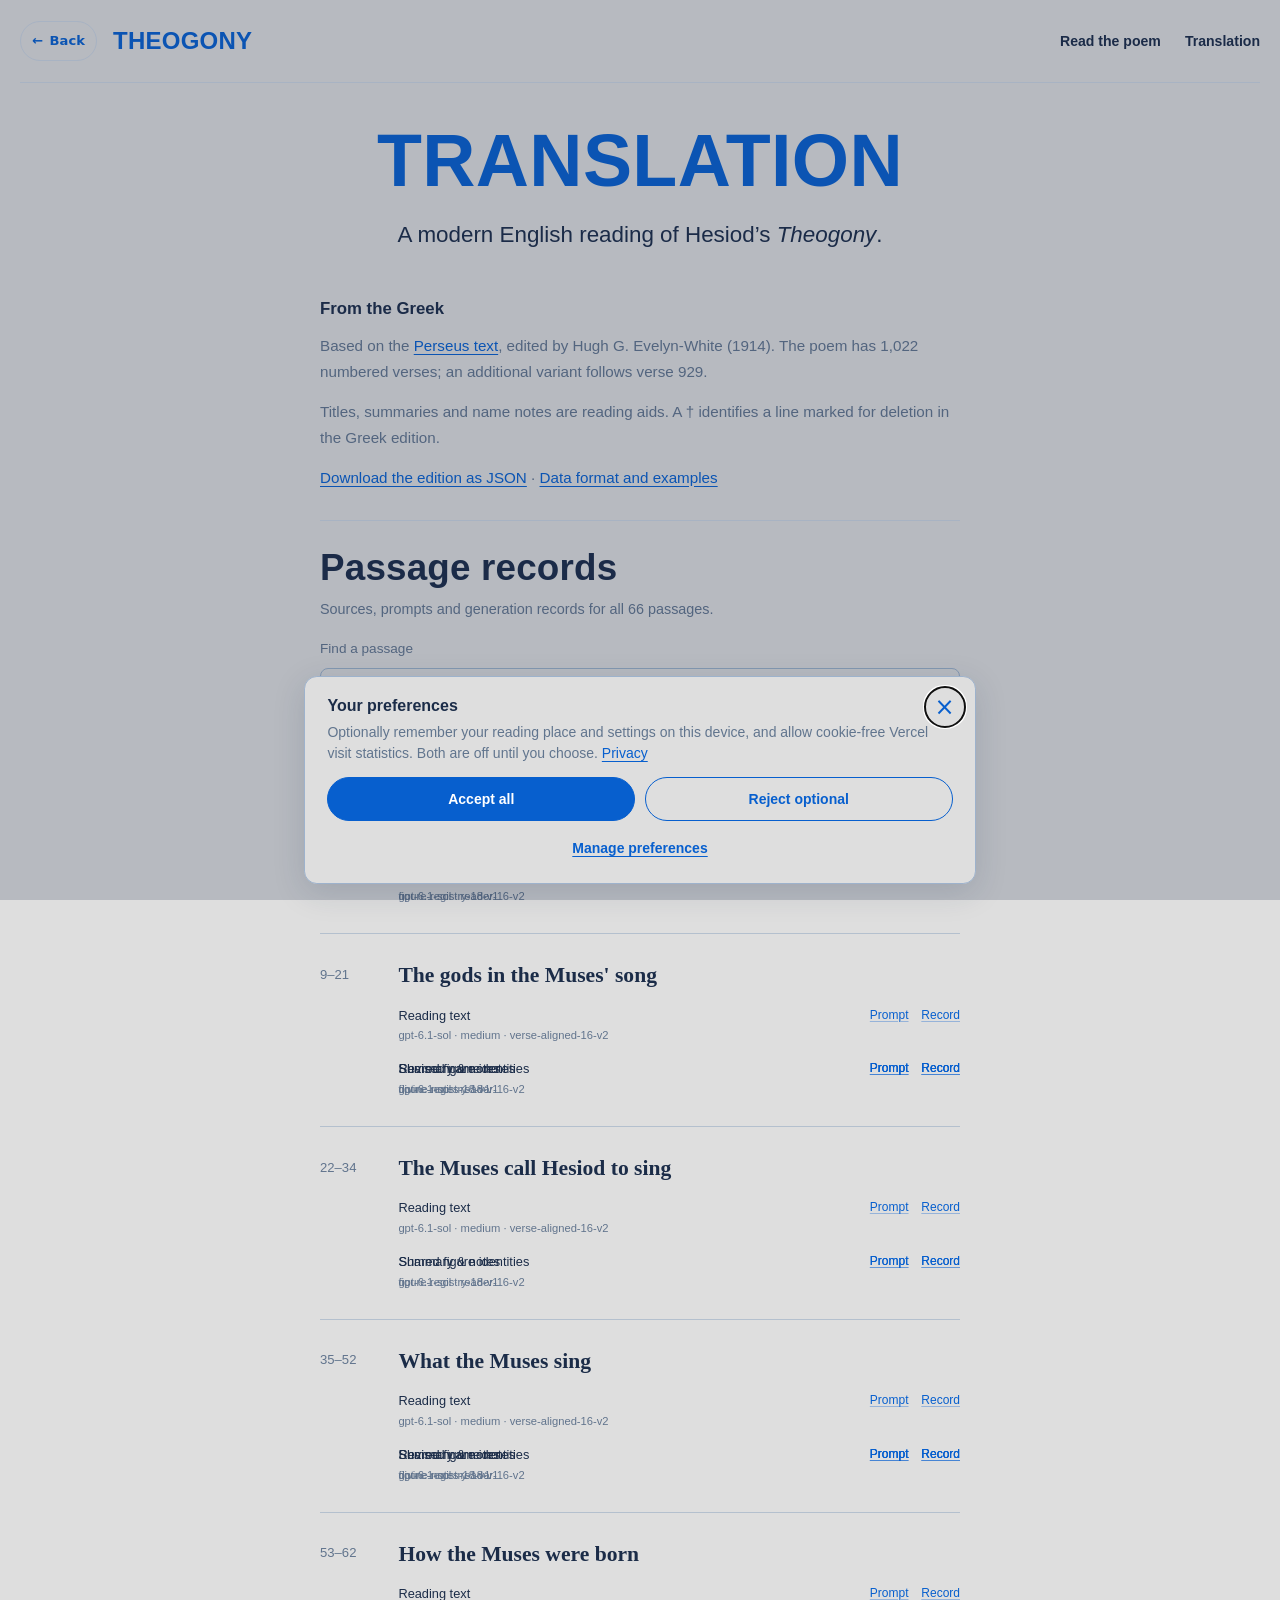
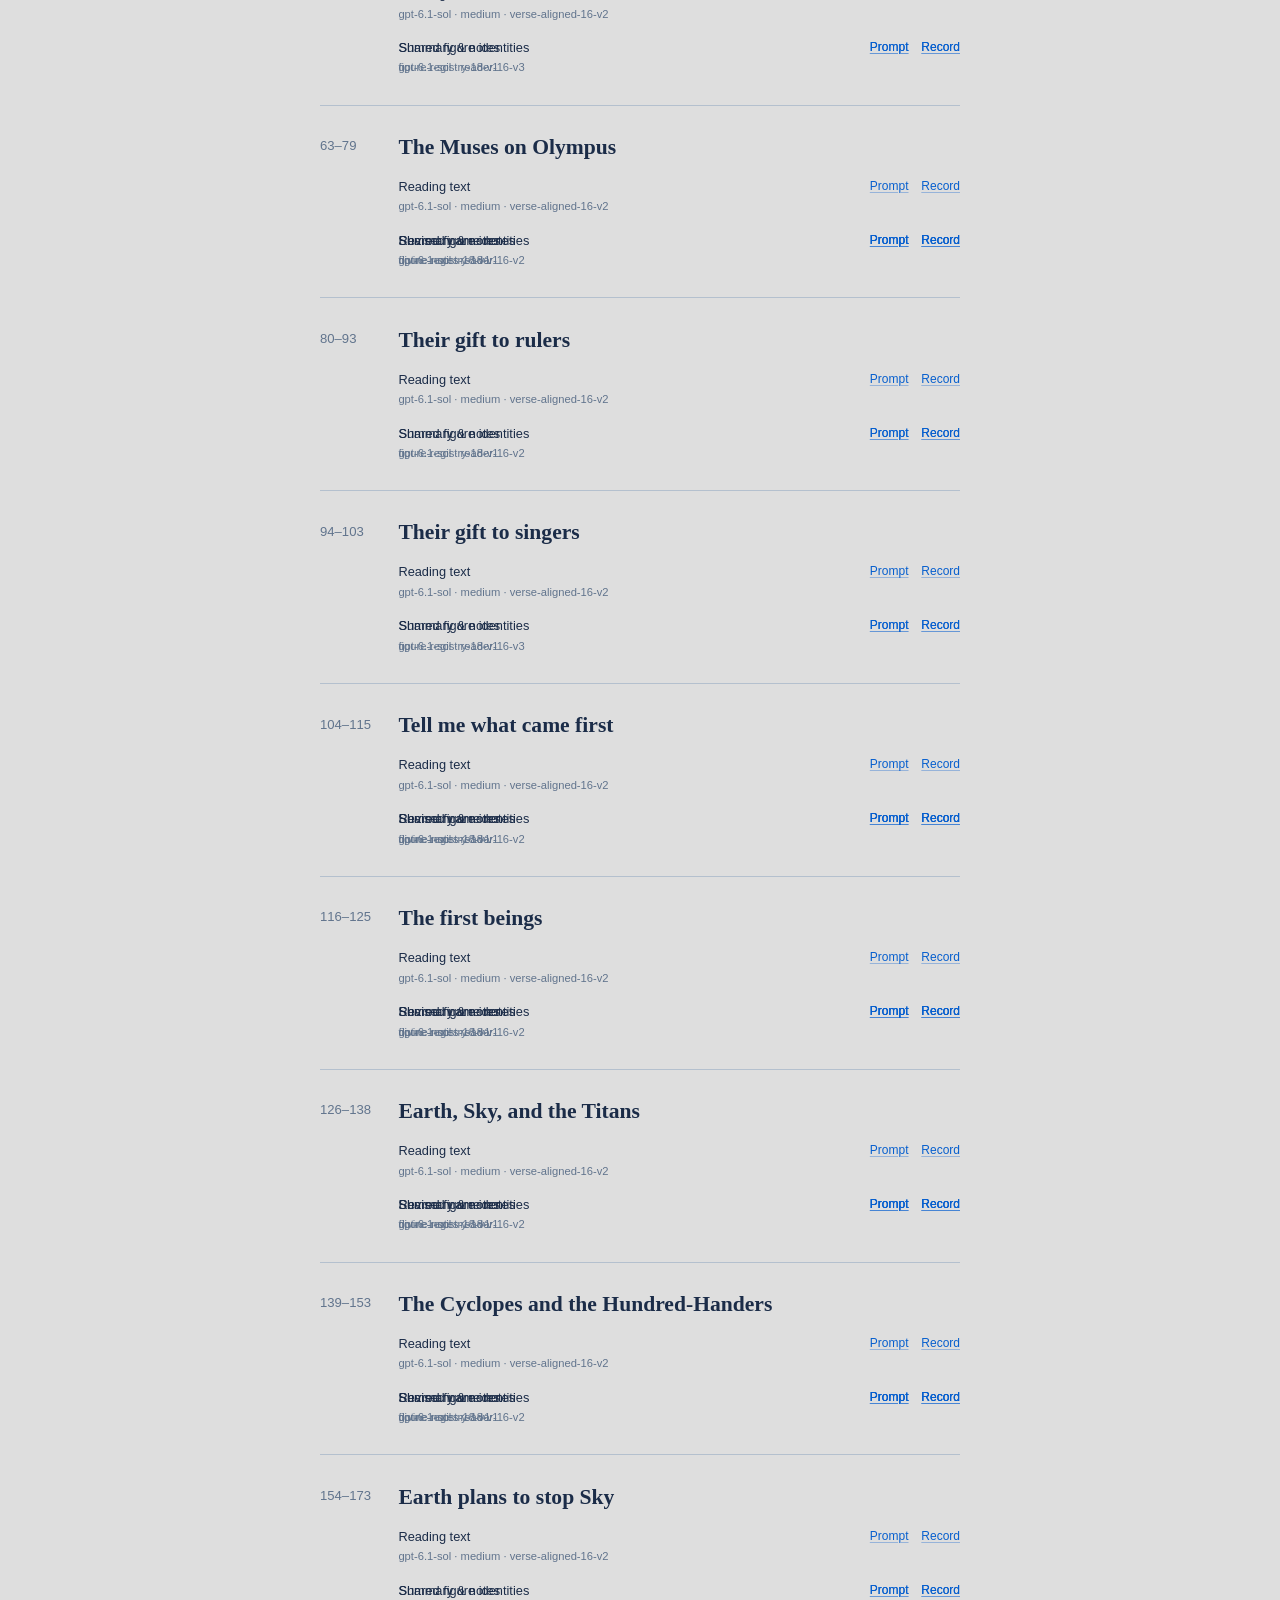
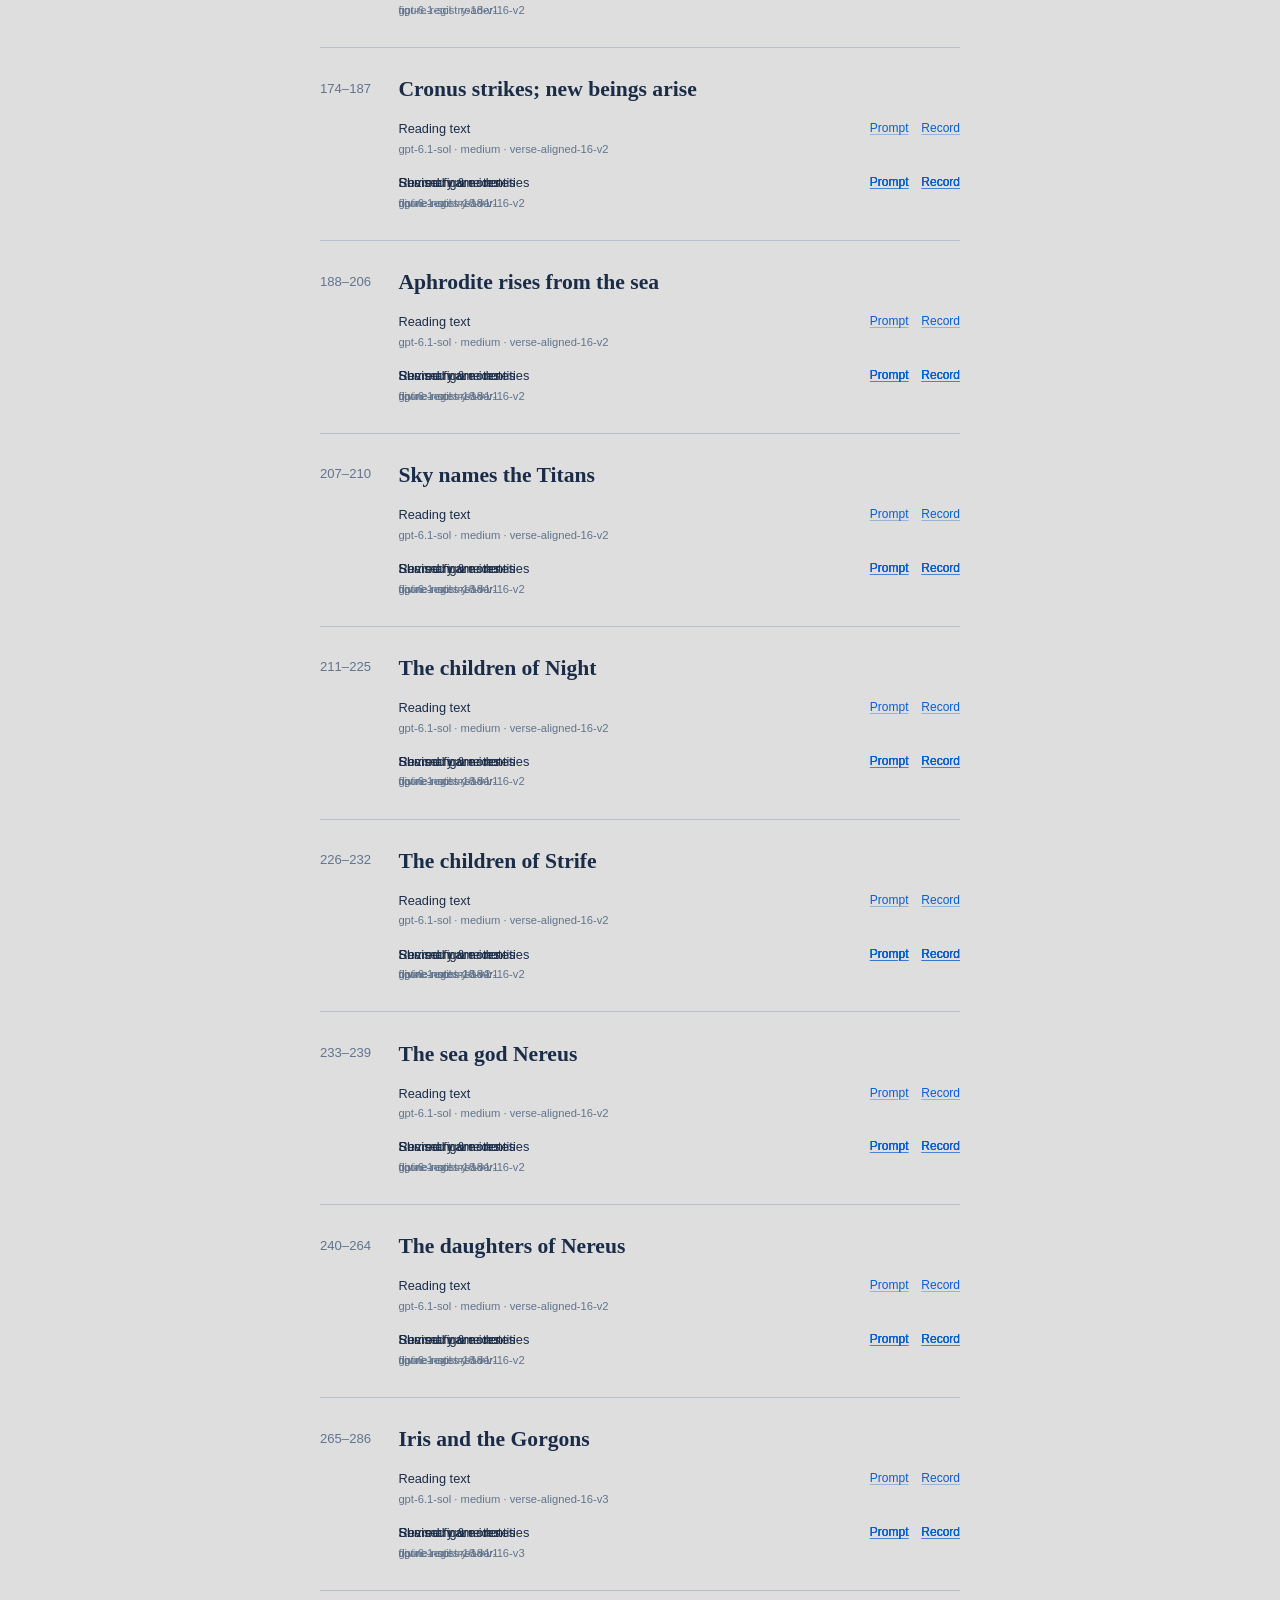
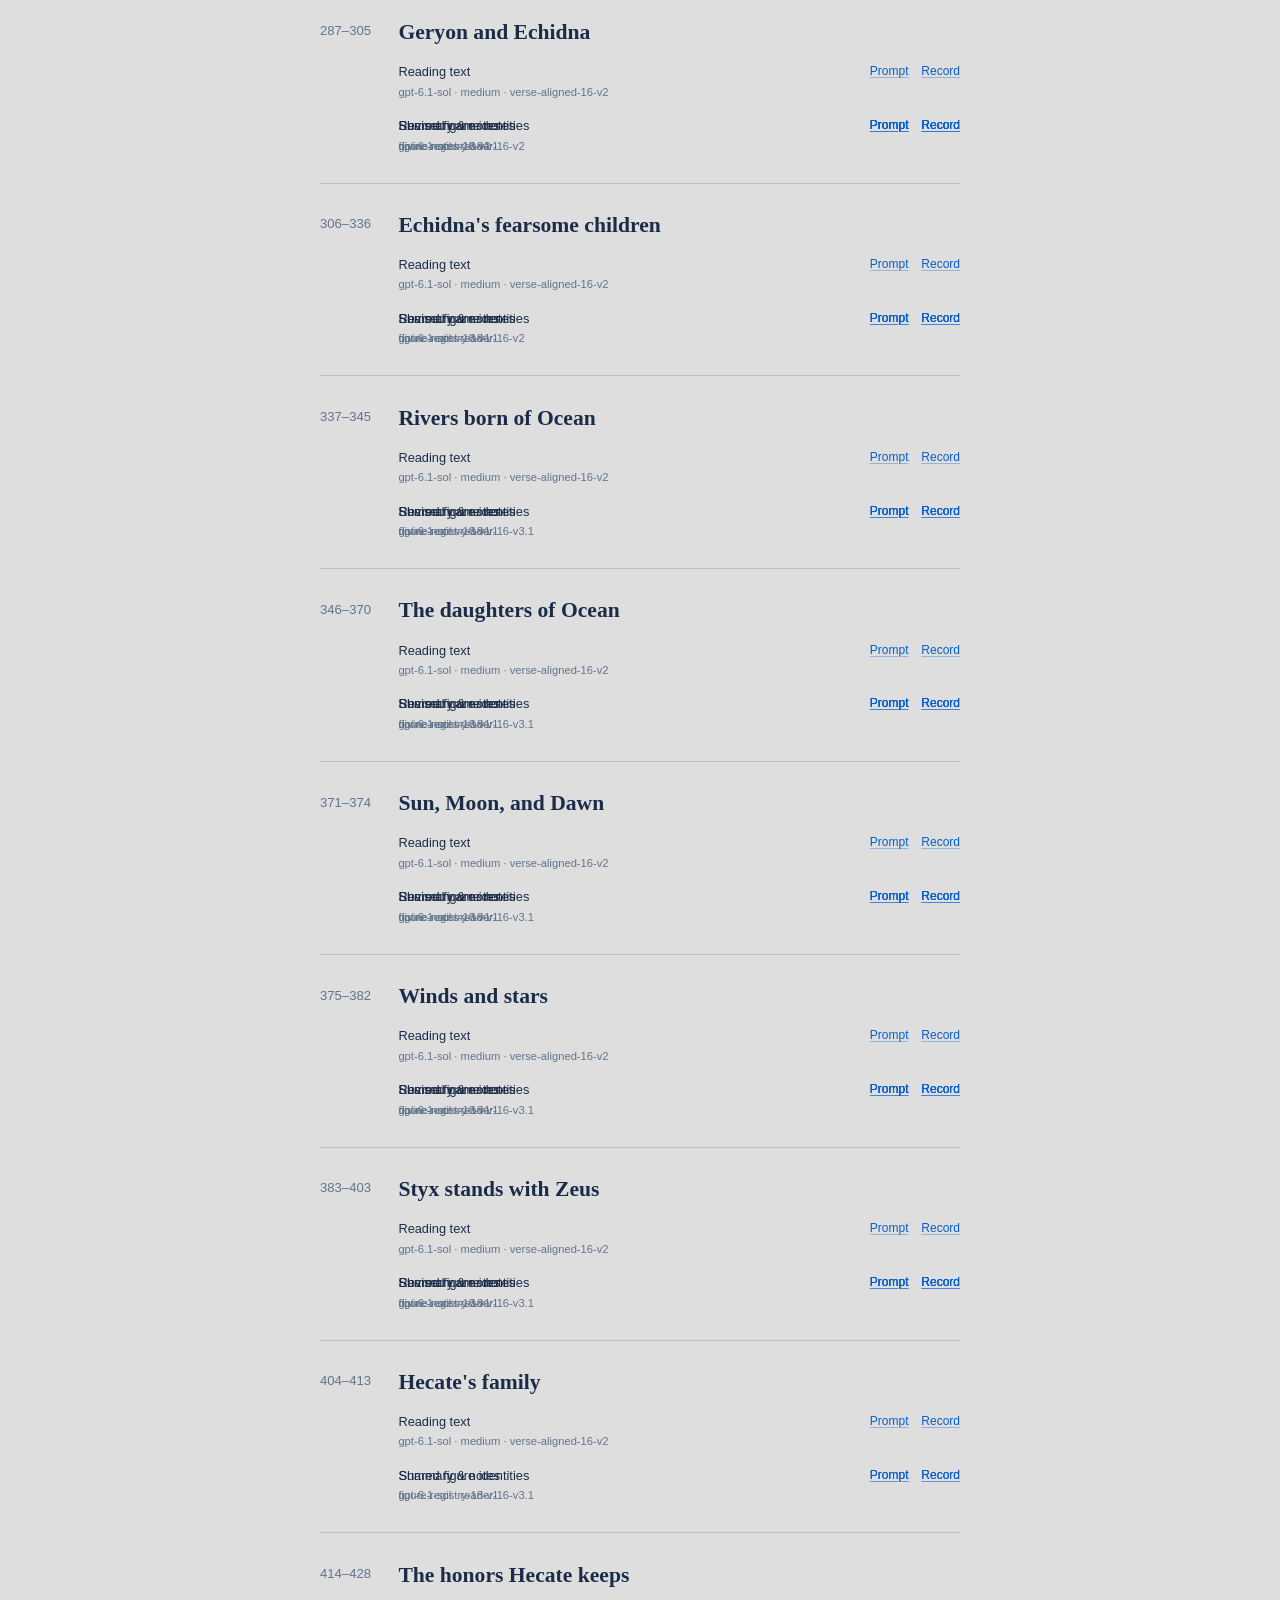
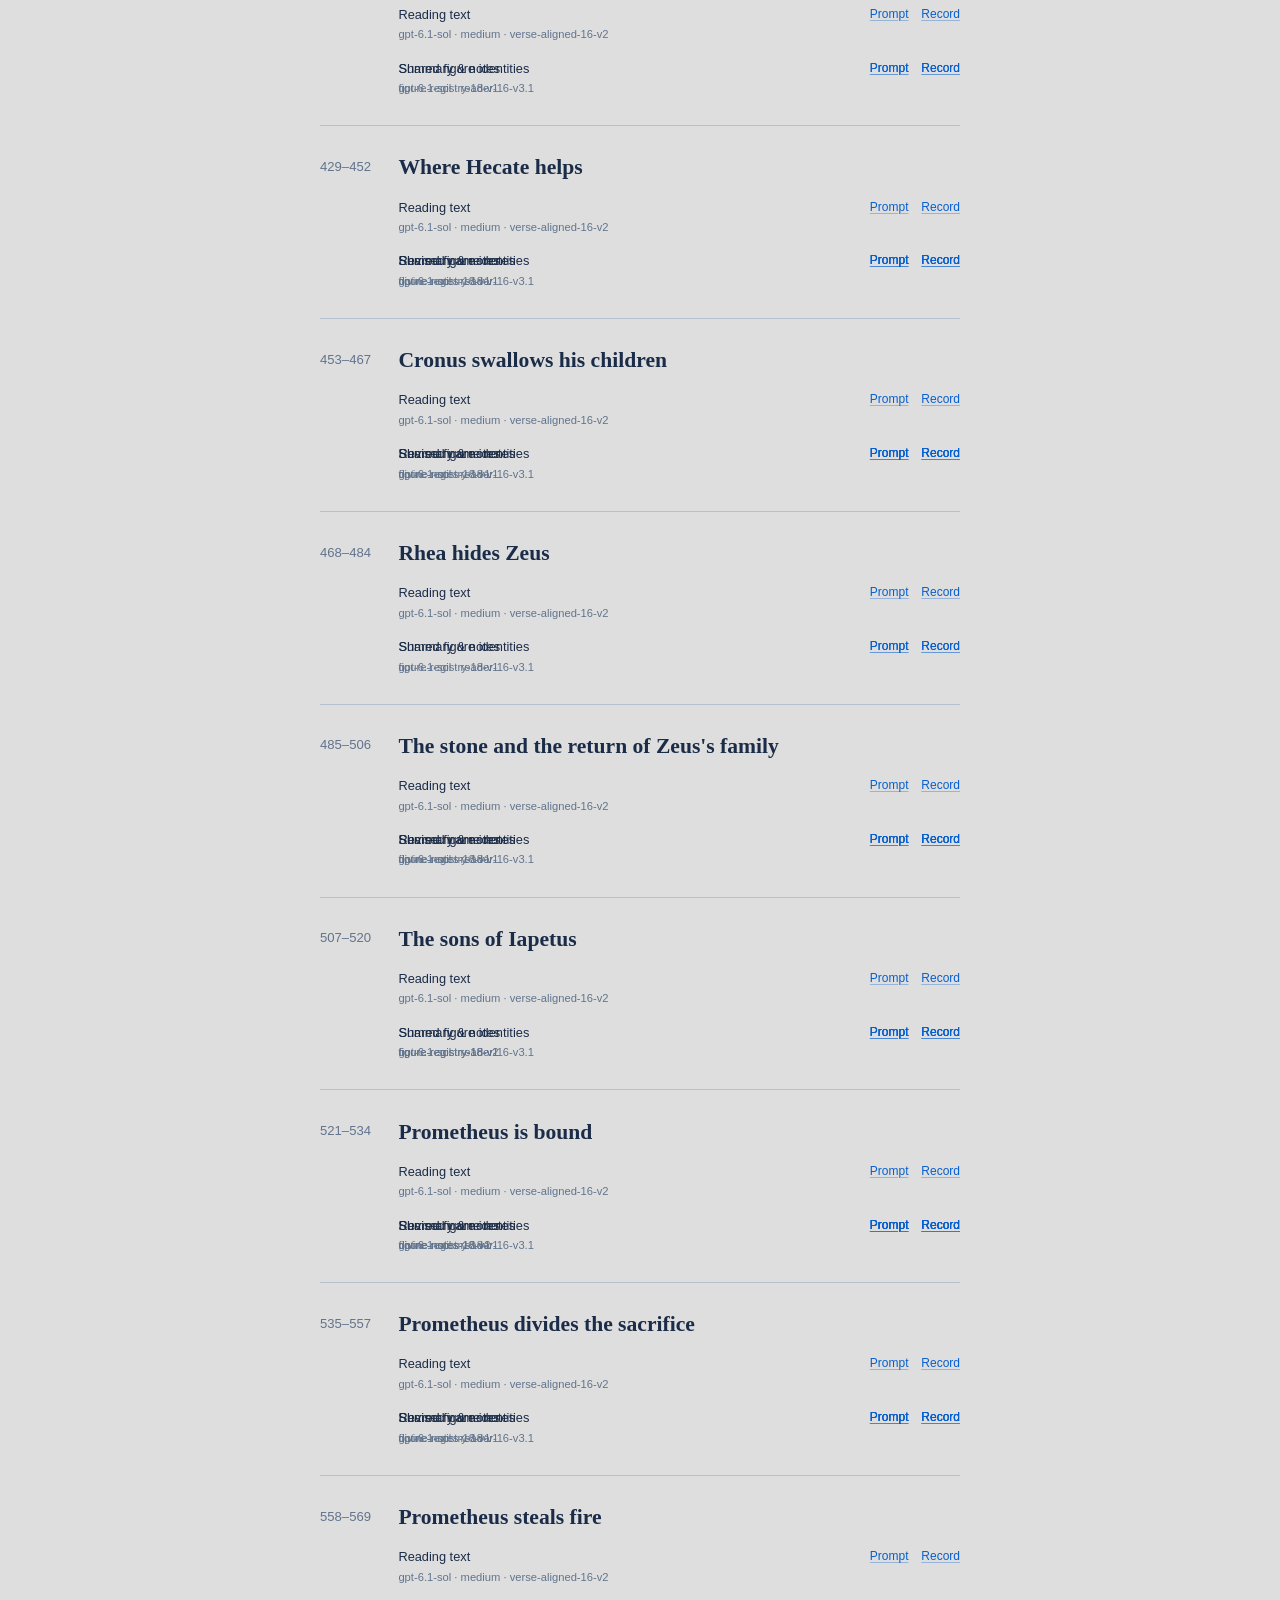
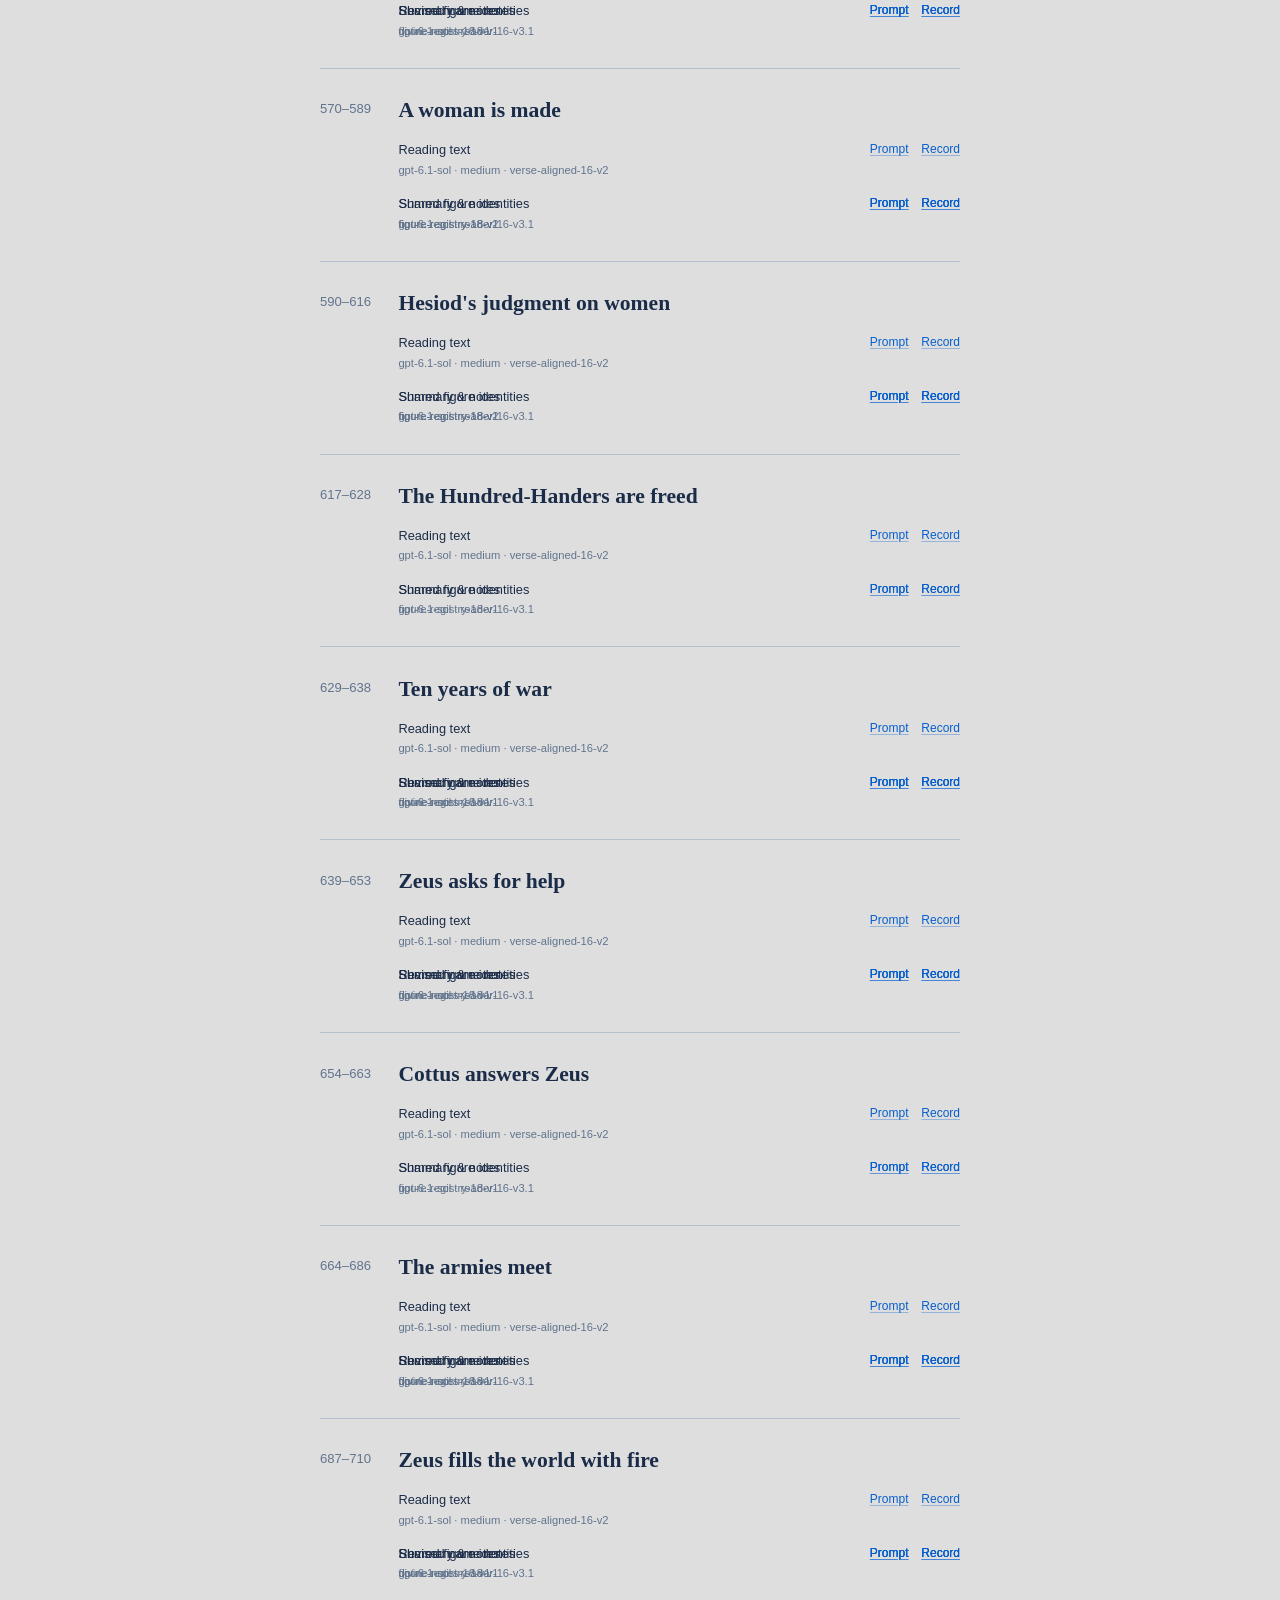
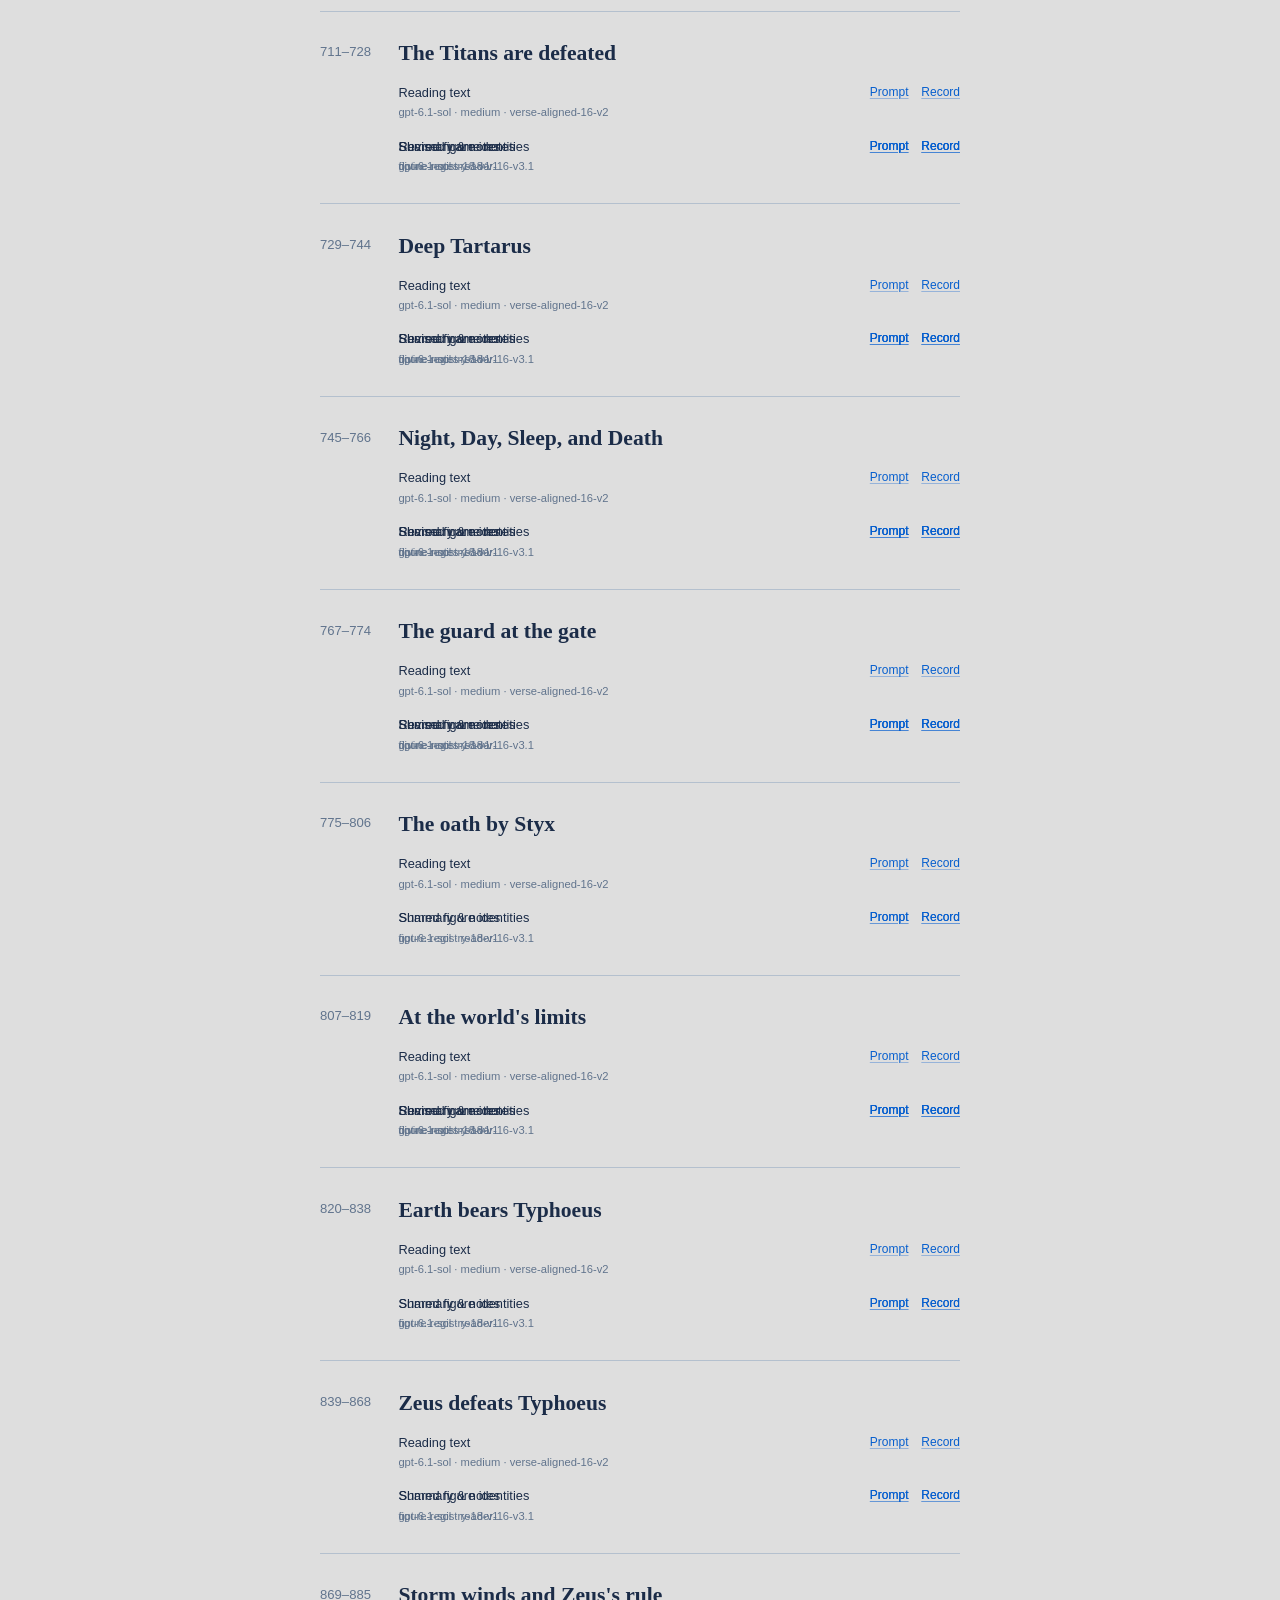
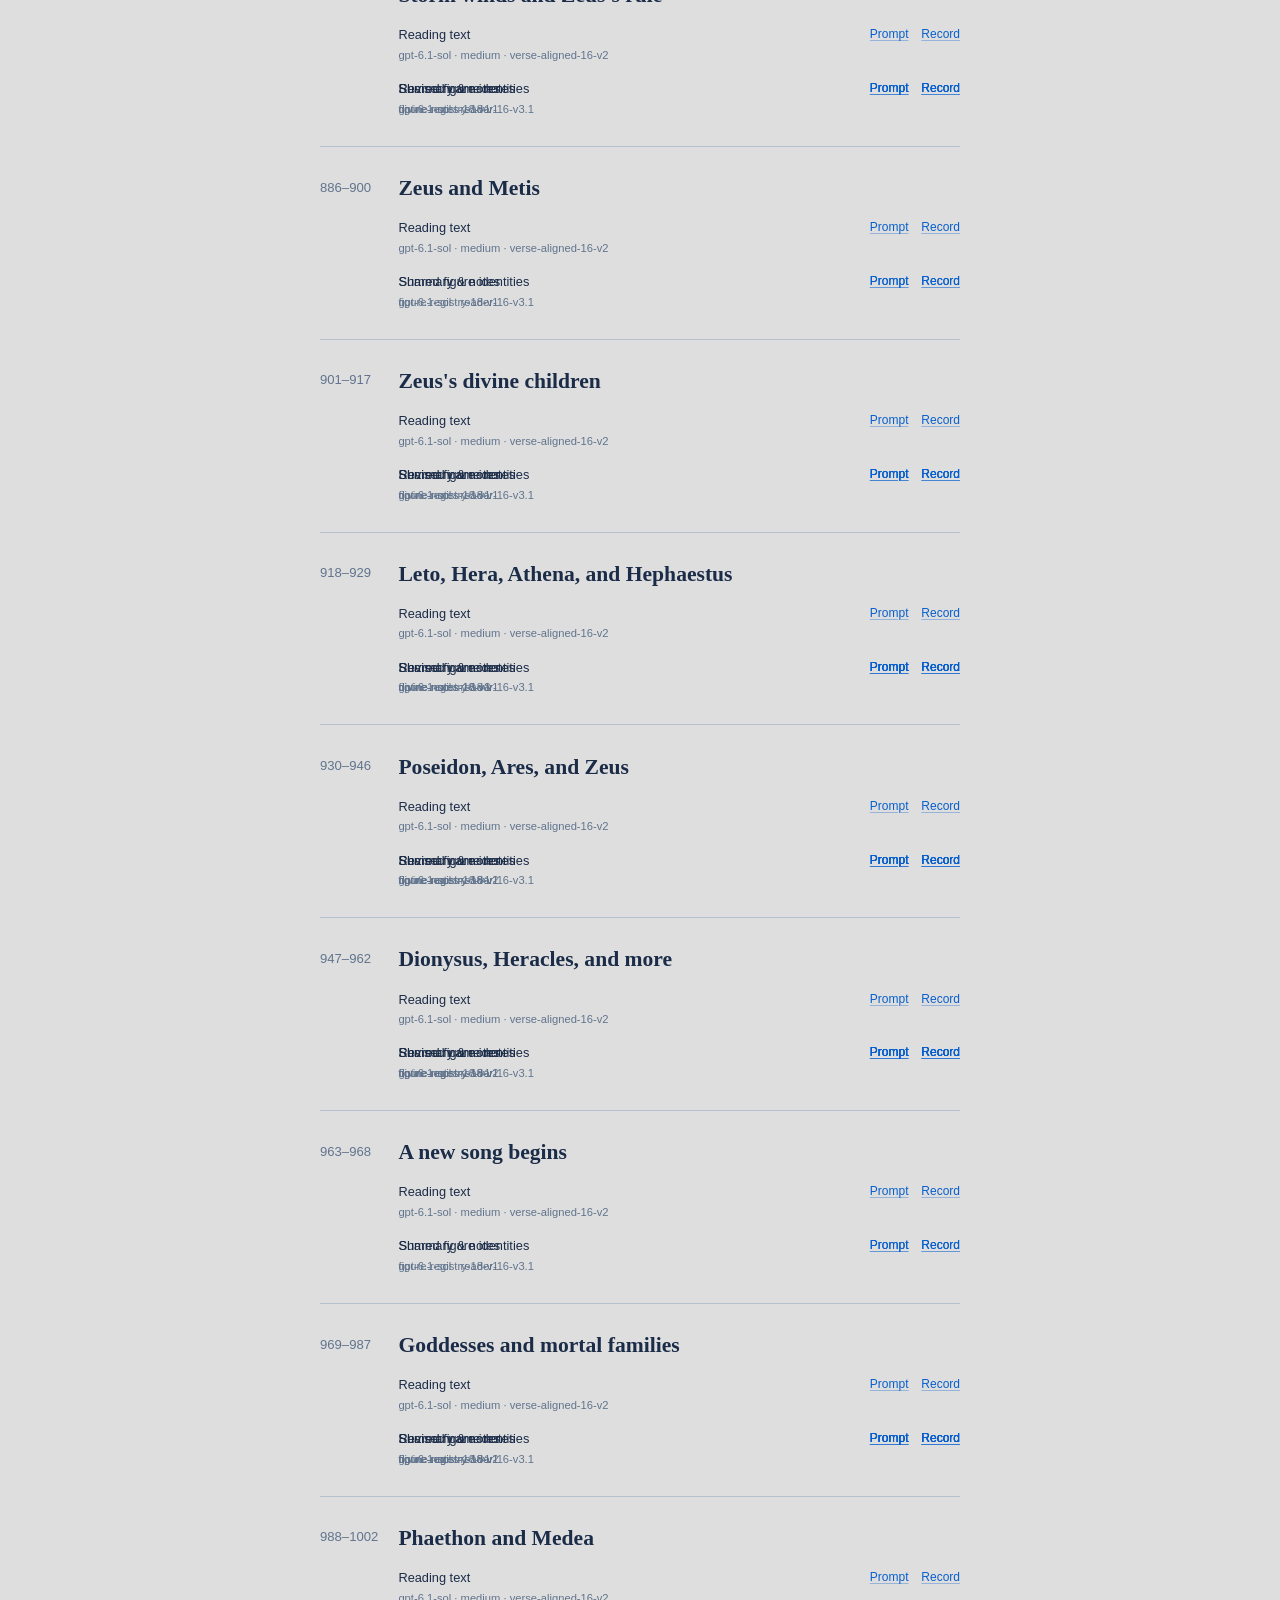
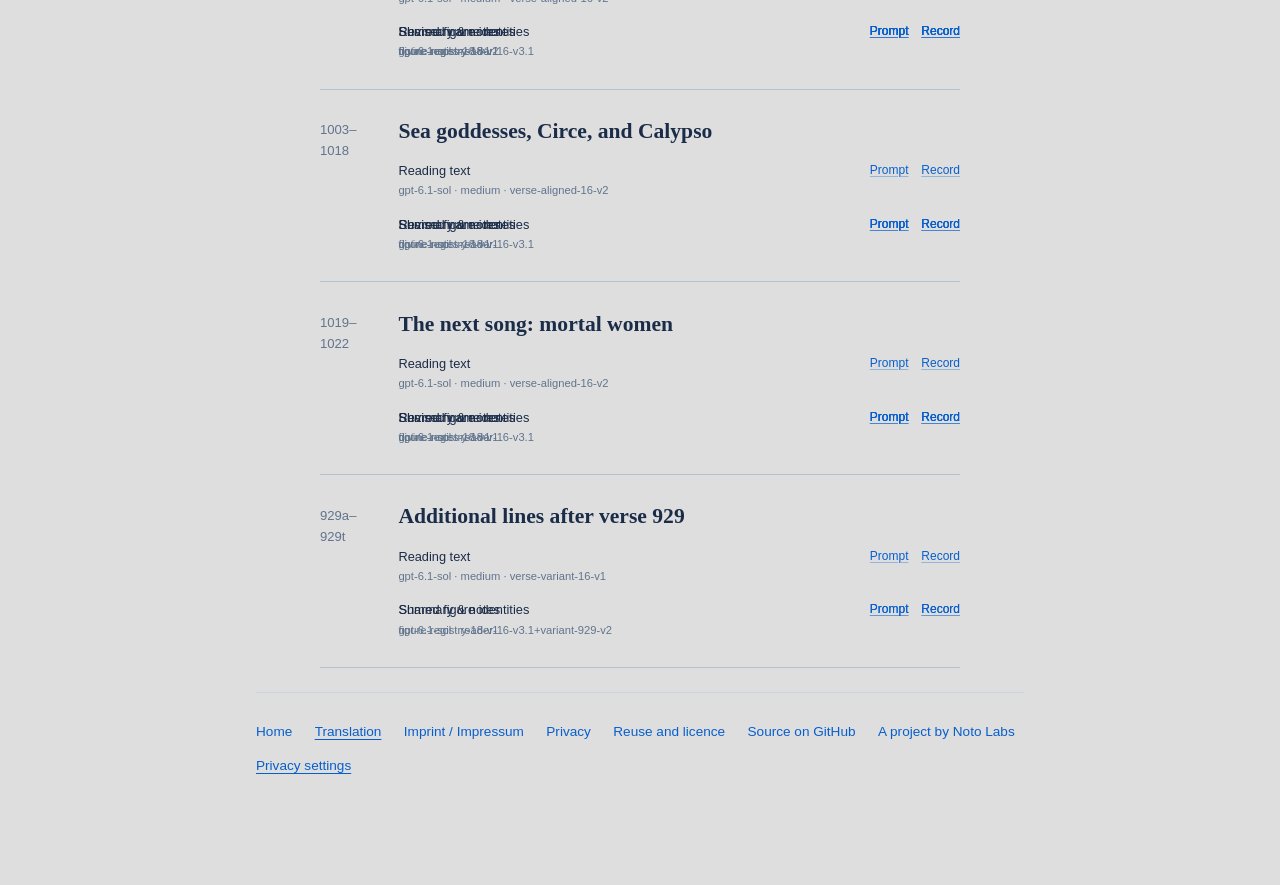
<file: publish/translation.html>
<!doctype html><html lang="en"><head><meta charset="utf-8"><meta name="viewport" content="width=device-width,initial-scale=1"><title>Theogony Translation: Greek Source and Passage Records</title><meta name="description" content="Explore the Greek source behind this English Theogony, its textual choices, and the models, prompts and generation records for all 66 passages."><link rel="canonical" href="https://theogony-reading.vercel.app/translation.html"><link rel="icon" href="favicon-column-v1-32.png" type="image/png" sizes="32x32"><link rel="icon" href="favicon-column-v1-48.png" type="image/png" sizes="48x48"><link rel="shortcut icon" href="favicon.ico"><link rel="apple-touch-icon" href="apple-touch-icon.png" sizes="180x180"><meta name="robots" content="index, follow, max-image-preview:large"><meta property="og:type" content="website"><meta property="og:site_name" content="Theogony: Read Hesiod"><meta property="og:title" content="Theogony Translation: Greek Source and Passage Records"><meta property="og:description" content="Explore the Greek source behind this English Theogony, its textual choices, and the models, prompts and generation records for all 66 passages."><meta property="og:url" content="https://theogony-reading.vercel.app/translation.html"><meta property="og:locale" content="en_US"><meta property="og:image" content="https://theogony-reading.vercel.app/assets/theogony-share.jpg"><meta property="og:image:width" content="1200"><meta property="og:image:height" content="500"><meta property="og:image:type" content="image/jpeg"><meta property="og:image:alt" content="Hand-drawn illustrations of Gaia, Zeus and Athena on a blue background."><meta name="twitter:card" content="summary_large_image"><meta name="twitter:title" content="Theogony Translation: Greek Source and Passage Records"><meta name="twitter:description" content="Explore the Greek source behind this English Theogony, its textual choices, and the models, prompts and generation records for all 66 passages."><meta name="twitter:image" content="https://theogony-reading.vercel.app/assets/theogony-share.jpg"><meta name="twitter:image:alt" content="Hand-drawn illustrations of Gaia, Zeus and Athena on a blue background."><script type="application/ld+json">{"@context":"https://schema.org","@graph":[{"@type":"WebSite","@id":"https://theogony-reading.vercel.app/#website","url":"https://theogony-reading.vercel.app/","name":"Theogony: Read Hesiod","alternateName":"Theogony Reading","inLanguage":"en"},{"@type":"WebPage","@id":"https://theogony-reading.vercel.app/translation.html#webpage","url":"https://theogony-reading.vercel.app/translation.html","name":"Theogony Translation: Greek Source and Passage Records","description":"Explore the Greek source behind this English Theogony, its textual choices, and the models, prompts and generation records for all 66 passages.","inLanguage":"en","isPartOf":{"@id":"https://theogony-reading.vercel.app/#website"}}]}</script><link rel="stylesheet" href="assets/consent-notice-v1.css"><script defer src="assets/site-preferences-v1.js"></script><script defer src="assets/site-analytics-v1.js"></script><style>
    :root{--paper:#dedede;--ink:#1b2c48;--green:#075fce;--muted:#61748d;--line:#cbd5e2}
    *{box-sizing:border-box}html{scroll-behavior:smooth;scroll-padding-top:2rem}body{margin:0;background:var(--paper);color:var(--ink);font:1rem/1.6 'Helvetica Neue',-apple-system,Arial,sans-serif}a{color:var(--green);text-underline-offset:.2em}a:focus-visible{outline:3px solid #b08a48;outline-offset:4px}.wrap{max-width:56rem;margin:auto;padding:2rem clamp(1.25rem,5vw,3rem) 5rem}.back{text-decoration:none;font-weight:600}.privacy-action{padding:.7rem 1rem;border:1px solid var(--green);border-radius:.4rem;background:transparent;color:var(--green);font:inherit;cursor:pointer}h1,h2{font-family:Baskerville,Didot,'Iowan Old Style',Georgia,serif;font-weight:400;-webkit-text-stroke:.3px currentColor;line-height:1.13}h1{font-size:clamp(3rem,7vw,5.5rem);margin:3rem 0 1rem}h2{font-size:clamp(2.15rem,5vw,3.1rem);margin:0 0 1rem}.intro{max-width:42rem;color:var(--muted);font-size:1.1rem}.section{padding:3rem 0;border-bottom:1px solid var(--line)}.index{display:flex;flex-wrap:wrap;gap:.5rem 1.4rem;margin:2rem 0}.index a{white-space:nowrap}.runs{list-style:none;padding:0;margin:1.5rem 0}.runs li{padding:1.15rem 0;border-bottom:1px solid var(--line);scroll-margin-top:2rem}.info-heading{display:flex;gap:1rem;align-items:baseline;font-size:1.1rem;font-weight:600}.range{min-width:6.5rem;color:var(--muted);font-size:.82rem;font-variant-numeric:tabular-nums}.runs p{margin:.2rem 0 .2rem 7.5rem;color:var(--muted);font-size:.87rem}.runs p a{color:var(--green)}.placeholder{max-width:42rem;padding:1rem 1.2rem;border:1px solid var(--line);border-radius:.5rem;background:#fffefb}.footer{padding:2rem 0;font-size:.85rem;color:var(--muted)}@media(max-width:600px){.info-heading{display:block}.range{display:block}.runs p{margin-left:0}}
    a:focus-visible{outline-color:#075fce}.placeholder{background:#f7f9fc}.back{display:inline-block}.index a{padding:.35rem 0}::selection{background:#b8d5f6;color:#1b2c48}h1,h2{font-family:Optima,'Avenir Next',Arial,sans-serif;font-weight:800;text-transform:uppercase;letter-spacing:.005em;-webkit-text-stroke:0}h1{font-size:clamp(2.7rem,6vw,4.8rem)}h2{font-size:clamp(1.9rem,4vw,2.7rem)}.page-back{display:inline-flex;align-items:center;justify-content:center;gap:.4rem;min-height:2.5rem;padding:.35rem .7rem;border:1px solid var(--line);border-radius:999px;color:var(--green);font:600 .82rem/1.2 system-ui,sans-serif;text-decoration:none;white-space:nowrap}.page-back:hover{border-color:var(--green);background:#075fce08}.document-header-left,.reader-brand-group{display:flex;align-items:center;gap:1rem;min-width:0}@media(max-width:600px){.page-back{width:2.25rem;min-height:2.25rem;padding:.25rem;font-size:1.1rem}.page-back .back-label{display:none}.document-header-left,.reader-brand-group{gap:.6rem}}
.document-header{display:flex;justify-content:space-between;align-items:center;gap:1.5rem;width:min(calc(100% - 2.5rem),80rem);margin:auto;padding:1.3rem 0;border-bottom:1px solid var(--line)}.document-brand{font:800 1.5rem/1 Optima,'Avenir Next',Arial,sans-serif;text-decoration:none;letter-spacing:.01em}.document-nav{display:flex;gap:1.5rem;font-size:.88rem;font-weight:600}.document-nav a{text-decoration:none;color:var(--ink)}.document-nav a:hover{color:var(--green)}.document-footer{border-top:1px solid var(--line);margin-top:3rem;padding:1.75rem 0;font-size:.85rem}.document-footer nav{display:flex;gap:.75rem 1.4rem;flex-wrap:wrap}.document-footer a{text-decoration:none}.document-footer a[aria-current="page"]{text-decoration:underline}.legal-page>.section{border:0;padding-top:0}.legal-page h1{margin:2.5rem 0 1.75rem}.legal-page h3{margin-top:2rem;font-size:1.15rem;color:var(--green)}.legal-page address{line-height:1.8}.language-version{margin-top:2rem;padding-top:1.2rem;border-top:1px solid var(--line)}.language-version summary{width:max-content;cursor:pointer;color:var(--green);font-weight:600}.legal-page blockquote{margin:1.5rem 0;padding:1rem 1.25rem;border-left:2px solid var(--green);background:#075fce08}.legal-page code{overflow-wrap:anywhere;font-size:.85em}.legal-page p,.legal-page li{overflow-wrap:break-word}
@media(max-width:600px){.document-header{gap:1rem;padding:1rem 0}.document-brand{font-size:1.2rem}.document-nav{flex-direction:column;align-items:flex-end;gap:.25rem;font-size:.78rem}.document-footer nav{gap:.7rem 1rem}}

.edition-page{padding-top:2.6rem;max-width:54rem}.edition-hero{max-width:43rem;margin:0 auto 2rem;text-align:center}.edition-kicker{font-size:.72rem;letter-spacing:.15em;font-weight:700;color:var(--green);text-transform:uppercase;margin:0 0 .8rem}.edition-page h1{font-size:clamp(2.8rem,7vw,4.6rem);color:var(--green);margin:0 0 1.25rem;line-height:1}.edition-lead{font-size:clamp(1.15rem,2.4vw,1.4rem);line-height:1.5;max-width:34rem;margin:0 auto}.edition-note{max-width:40rem;text-align:left;margin:0 auto;padding:.8rem 0 1.8rem}.edition-note h2{font:700 1.05rem/1.5 'Helvetica Neue',Arial,sans-serif;margin:0 0 .7rem;text-transform:none;letter-spacing:0}.edition-note p{font-size:.95rem;line-height:1.75;margin:0 0 .8rem;color:var(--muted)}.edition-note p:last-child{margin-bottom:0}.edition-page .document-footer{margin-top:1.5rem}.passage-catalog{max-width:40rem;margin:0 auto;padding-top:1.6rem;border-top:1px solid var(--line)}.catalog-heading{text-align:left}.catalog-heading h2{font-size:clamp(1.65rem,4vw,2.3rem);text-transform:none;margin:0 0 .6rem}.catalog-heading p{font-size:.9rem;margin:0;color:var(--muted)}.edition-page .runs{margin:1.5rem 0;list-style:none}.edition-page .runs li{display:grid;grid-template-columns:3.8rem minmax(0,1fr);column-gap:1.1rem;padding:1.7rem 0;border:0;border-bottom:1px solid #b4c0ce;scroll-margin-top:1.5rem}.edition-page .runs li[hidden]{display:none}.record-heading{display:contents}.record-heading .range{grid-column:1;grid-row:1/3;min-width:0;font:.82rem/1.6 'Helvetica Neue',Arial,sans-serif;color:var(--muted);padding-top:.15rem;font-variant-numeric:tabular-nums}.record-title{grid-column:2;display:block;font:800 clamp(1.1rem,2.6vw,1.35rem)/1.3 Optima,'Avenir Next',Georgia,serif;text-decoration:none;color:var(--ink);margin:0 0 1rem}.record-title:hover{color:var(--green)}.record-body{grid-column:2;display:grid;gap:.9rem}.record-group{display:grid;grid-template-columns:minmax(0,1fr) auto;gap:.15rem 1rem;min-width:0}.record-group h3{grid-column:1;grid-row:1;font:500 .8rem/1.5 'Helvetica Neue',Arial,sans-serif;color:var(--ink);margin:0}.edition-page .record-body p{grid-column:1/-1;grid-row:2;margin:0;font:.7rem/1.6 'Helvetica Neue',Arial,sans-serif;color:var(--muted);overflow-wrap:anywhere}.record-documents{grid-column:2;grid-row:1;display:flex;gap:.8rem;align-items:baseline}.record-documents a{font-size:.75rem;line-height:1.5;color:var(--green);text-decoration:underline;text-decoration-thickness:1px;text-decoration-color:#075fce55;text-underline-offset:.2em}.record-documents a:hover{text-decoration-color:var(--green)}.passage-record:target .record-title{color:var(--green)}.record-search{display:block;margin:1.1rem 0;color:var(--muted);font-size:.85rem}.record-search[hidden]{display:none}.record-search input{display:block;width:100%;margin-top:.5rem;padding:.8rem 1rem;border:1px solid #9db2cc;border-radius:.5rem;background:transparent;color:var(--ink);font:inherit}.record-search input:focus-visible{outline:2px solid var(--green);outline-offset:2px}.record-empty{color:var(--muted)}.passage-record:target{scroll-margin-top:1rem}.passage-record:target .record-title{color:var(--green)}
@media(max-width:650px){.edition-page{padding-top:2rem}.edition-hero{margin-bottom:1.5rem}.edition-note{padding:1.3rem 0 1.6rem}.edition-note p{font-size:.9rem}.edition-page .runs li{grid-template-columns:2.8rem minmax(0,1fr);column-gap:.8rem;padding:1.4rem 0}}@media(max-width:400px){.edition-page .runs li{grid-template-columns:1fr}.record-heading .range{grid-column:1;grid-row:auto;margin-bottom:.4rem;font-size:.72rem}.record-title,.record-body{grid-column:1}.record-group{column-gap:.6rem}.record-documents{gap:.6rem}}

</style></head><body><header class="document-header"><div class="document-header-left"><a class="page-back" href="index.html" data-back aria-label="Go back"><span aria-hidden="true">←</span><span class="back-label">Back</span></a><a class="document-brand" href="index.html">THEOGONY</a></div><nav class="document-nav" aria-label="Main navigation"><a href="theogony-reader.html">Read the poem</a><a href="translation.html">Translation</a></nav></header><main class="wrap edition-page"><header class="edition-hero"><h1>Translation</h1><p class="edition-lead">A modern English reading of Hesiod’s <em>Theogony</em>.</p></header><section class="edition-note" aria-labelledby="source-title"><h2 id="source-title">From the Greek</h2><p>Based on the <a href="sources/tlg0020.tlg001.perseus-grc2.xml">Perseus text</a>, edited by Hugh G. Evelyn-White (1914). The poem has 1,022 numbered verses; an additional variant follows verse 929.</p><p>Titles, summaries and name notes are reading aids. A † identifies a line marked for deletion in the Greek edition.</p><p><a href="data/theogony.json" download="theogony.json">Download the edition as JSON</a> · <a href="https://github.com/onur-crg/theogony-reading/blob/main/data/README.md">Data format and examples</a></p></section><section class="passage-catalog" aria-labelledby="catalog-title"><header class="catalog-heading"><h2 id="catalog-title">Passage records</h2><p>Sources, prompts and generation records for all 66 passages.</p></header><label class="record-search" hidden id="record-search-label">Find a passage<input id="record-search" type="search" placeholder="Title or verse range" autocomplete="off" aria-controls="passage-records"></label><ol class="runs" id="passage-records" aria-label="Sources for every passage"><li class="passage-record" id="info-p001"><header class="record-heading"><span class="range">1–8</span><a class="record-title" href="theogony-reader.html#p001">The Muses dance on Helicon</a></header><div class="record-body"><section class="record-group" aria-label="Reading text provenance"><h3>Reading text</h3><p class="record-model">gpt-6.1-sol · medium · verse-aligned-16-v2</p><nav class="record-documents" aria-label="Reading text documents for The Muses dance on Helicon"><a href="pipeline/tests/verse-aligned-2026-10-16-001-052.prompt.txt" aria-label="Reading text prompt">Prompt</a><a href="pipeline/tests/verse-aligned-2026-10-16-001-052.metrics.json" aria-label="Reading text run record">Record</a></nav></section><section class="record-group" aria-label="Summary and notes provenance"><h3>Summary &amp; notes</h3><p class="record-model">gpt-6.1-sol · reader-16-v2</p><nav class="record-documents" aria-label="Summary and notes documents for The Muses dance on Helicon"><a href="pipeline/tests/batch-2026-10-15-001-062.prompt.txt" aria-label="Summary and notes prompt">Prompt</a><a href="pipeline/tests/batch-2026-10-15-001-062.metrics.json" aria-label="Summary and notes run record">Record</a></nav><h3>Shared figure identities</h3><p class="record-model">figure-registry-18-v1</p><nav class="record-documents" aria-label="Shared figure registry documents"><a href="pipeline/tests/figure-registry-2026-10-18-v1.prompt.txt" aria-label="Shared figure registry prompt">Prompt</a><a href="pipeline/tests/figure-registry-2026-10-18-v1.metrics.json" aria-label="Shared figure registry run record">Record</a></nav></section></div></li><li class="passage-record" id="info-p002"><header class="record-heading"><span class="range">9–21</span><a class="record-title" href="theogony-reader.html#p002">The gods in the Muses&#x27; song</a></header><div class="record-body"><section class="record-group" aria-label="Reading text provenance"><h3>Reading text</h3><p class="record-model">gpt-6.1-sol · medium · verse-aligned-16-v2</p><nav class="record-documents" aria-label="Reading text documents for The gods in the Muses&#x27; song"><a href="pipeline/tests/verse-aligned-2026-10-16-001-052.prompt.txt" aria-label="Reading text prompt">Prompt</a><a href="pipeline/tests/verse-aligned-2026-10-16-001-052.metrics.json" aria-label="Reading text run record">Record</a></nav></section><section class="record-group" aria-label="Summary and notes provenance"><h3>Summary &amp; notes</h3><p class="record-model">gpt-6.1-sol · reader-16-v2</p><nav class="record-documents" aria-label="Summary and notes documents for The gods in the Muses&#x27; song"><a href="pipeline/tests/batch-2026-10-15-001-062.prompt.txt" aria-label="Summary and notes prompt">Prompt</a><a href="pipeline/tests/batch-2026-10-15-001-062.metrics.json" aria-label="Summary and notes run record">Record</a></nav><h3>Revised name notes</h3><p class="record-model">divine-notes-18-v1</p><nav class="record-documents" aria-label="Revised name notes documents"><a href="pipeline/tests/divine-notes-2026-10-18-v1.prompt.txt" aria-label="Revised name notes prompt">Prompt</a><a href="pipeline/tests/divine-notes-2026-10-18-v1.metrics.json" aria-label="Revised name notes run record">Record</a></nav><h3>Shared figure identities</h3><p class="record-model">figure-registry-18-v1</p><nav class="record-documents" aria-label="Shared figure registry documents"><a href="pipeline/tests/figure-registry-2026-10-18-v1.prompt.txt" aria-label="Shared figure registry prompt">Prompt</a><a href="pipeline/tests/figure-registry-2026-10-18-v1.metrics.json" aria-label="Shared figure registry run record">Record</a></nav></section></div></li><li class="passage-record" id="info-p003"><header class="record-heading"><span class="range">22–34</span><a class="record-title" href="theogony-reader.html#p003">The Muses call Hesiod to sing</a></header><div class="record-body"><section class="record-group" aria-label="Reading text provenance"><h3>Reading text</h3><p class="record-model">gpt-6.1-sol · medium · verse-aligned-16-v2</p><nav class="record-documents" aria-label="Reading text documents for The Muses call Hesiod to sing"><a href="pipeline/tests/verse-aligned-2026-10-16-001-052.prompt.txt" aria-label="Reading text prompt">Prompt</a><a href="pipeline/tests/verse-aligned-2026-10-16-001-052.metrics.json" aria-label="Reading text run record">Record</a></nav></section><section class="record-group" aria-label="Summary and notes provenance"><h3>Summary &amp; notes</h3><p class="record-model">gpt-6.1-sol · reader-16-v2</p><nav class="record-documents" aria-label="Summary and notes documents for The Muses call Hesiod to sing"><a href="pipeline/tests/batch-2026-10-15-001-062.prompt.txt" aria-label="Summary and notes prompt">Prompt</a><a href="pipeline/tests/batch-2026-10-15-001-062.metrics.json" aria-label="Summary and notes run record">Record</a></nav><h3>Shared figure identities</h3><p class="record-model">figure-registry-18-v1</p><nav class="record-documents" aria-label="Shared figure registry documents"><a href="pipeline/tests/figure-registry-2026-10-18-v1.prompt.txt" aria-label="Shared figure registry prompt">Prompt</a><a href="pipeline/tests/figure-registry-2026-10-18-v1.metrics.json" aria-label="Shared figure registry run record">Record</a></nav></section></div></li><li class="passage-record" id="info-p004"><header class="record-heading"><span class="range">35–52</span><a class="record-title" href="theogony-reader.html#p004">What the Muses sing</a></header><div class="record-body"><section class="record-group" aria-label="Reading text provenance"><h3>Reading text</h3><p class="record-model">gpt-6.1-sol · medium · verse-aligned-16-v2</p><nav class="record-documents" aria-label="Reading text documents for What the Muses sing"><a href="pipeline/tests/verse-aligned-2026-10-16-001-052.prompt.txt" aria-label="Reading text prompt">Prompt</a><a href="pipeline/tests/verse-aligned-2026-10-16-001-052.metrics.json" aria-label="Reading text run record">Record</a></nav></section><section class="record-group" aria-label="Summary and notes provenance"><h3>Summary &amp; notes</h3><p class="record-model">gpt-6.1-sol · reader-16-v2</p><nav class="record-documents" aria-label="Summary and notes documents for What the Muses sing"><a href="pipeline/tests/batch-2026-10-15-001-062.prompt.txt" aria-label="Summary and notes prompt">Prompt</a><a href="pipeline/tests/batch-2026-10-15-001-062.metrics.json" aria-label="Summary and notes run record">Record</a></nav><h3>Revised name notes</h3><p class="record-model">divine-notes-18-v1</p><nav class="record-documents" aria-label="Revised name notes documents"><a href="pipeline/tests/divine-notes-2026-10-18-v1.prompt.txt" aria-label="Revised name notes prompt">Prompt</a><a href="pipeline/tests/divine-notes-2026-10-18-v1.metrics.json" aria-label="Revised name notes run record">Record</a></nav><h3>Shared figure identities</h3><p class="record-model">figure-registry-18-v1</p><nav class="record-documents" aria-label="Shared figure registry documents"><a href="pipeline/tests/figure-registry-2026-10-18-v1.prompt.txt" aria-label="Shared figure registry prompt">Prompt</a><a href="pipeline/tests/figure-registry-2026-10-18-v1.metrics.json" aria-label="Shared figure registry run record">Record</a></nav></section></div></li><li class="passage-record" id="info-p005"><header class="record-heading"><span class="range">53–62</span><a class="record-title" href="theogony-reader.html#p005">How the Muses were born</a></header><div class="record-body"><section class="record-group" aria-label="Reading text provenance"><h3>Reading text</h3><p class="record-model">gpt-6.1-sol · medium · verse-aligned-16-v2</p><nav class="record-documents" aria-label="Reading text documents for How the Muses were born"><a href="pipeline/tests/verse-aligned-2026-10-16-053-062-v2.prompt.txt" aria-label="Reading text prompt">Prompt</a><a href="pipeline/tests/verse-aligned-2026-10-16-053-062-v2.metrics.json" aria-label="Reading text run record">Record</a></nav></section><section class="record-group" aria-label="Summary and notes provenance"><h3>Summary &amp; notes</h3><p class="record-model">gpt-6.1-sol · reader-16-v3</p><nav class="record-documents" aria-label="Summary and notes documents for How the Muses were born"><a href="pipeline/tests/cli-53-62-reader-16-v3.prompt.txt" aria-label="Summary and notes prompt">Prompt</a><a href="pipeline/tests/cli-53-62-reader-16-v3.metrics.json" aria-label="Summary and notes run record">Record</a></nav><h3>Shared figure identities</h3><p class="record-model">figure-registry-18-v1</p><nav class="record-documents" aria-label="Shared figure registry documents"><a href="pipeline/tests/figure-registry-2026-10-18-v1.prompt.txt" aria-label="Shared figure registry prompt">Prompt</a><a href="pipeline/tests/figure-registry-2026-10-18-v1.metrics.json" aria-label="Shared figure registry run record">Record</a></nav></section></div></li><li class="passage-record" id="info-p006"><header class="record-heading"><span class="range">63–79</span><a class="record-title" href="theogony-reader.html#p006">The Muses on Olympus</a></header><div class="record-body"><section class="record-group" aria-label="Reading text provenance"><h3>Reading text</h3><p class="record-model">gpt-6.1-sol · medium · verse-aligned-16-v2</p><nav class="record-documents" aria-label="Reading text documents for The Muses on Olympus"><a href="pipeline/tests/verse-aligned-2026-10-16-063-115.prompt.txt" aria-label="Reading text prompt">Prompt</a><a href="pipeline/tests/verse-aligned-2026-10-16-063-115.metrics.json" aria-label="Reading text run record">Record</a></nav></section><section class="record-group" aria-label="Summary and notes provenance"><h3>Summary &amp; notes</h3><p class="record-model">gpt-6.1-sol · reader-16-v2</p><nav class="record-documents" aria-label="Summary and notes documents for The Muses on Olympus"><a href="pipeline/tests/batch-2026-10-15-063-115.prompt.txt" aria-label="Summary and notes prompt">Prompt</a><a href="pipeline/tests/batch-2026-10-15-063-115.metrics.json" aria-label="Summary and notes run record">Record</a></nav><h3>Revised name notes</h3><p class="record-model">divine-notes-18-v1</p><nav class="record-documents" aria-label="Revised name notes documents"><a href="pipeline/tests/divine-notes-2026-10-18-v1.prompt.txt" aria-label="Revised name notes prompt">Prompt</a><a href="pipeline/tests/divine-notes-2026-10-18-v1.metrics.json" aria-label="Revised name notes run record">Record</a></nav><h3>Shared figure identities</h3><p class="record-model">figure-registry-18-v1</p><nav class="record-documents" aria-label="Shared figure registry documents"><a href="pipeline/tests/figure-registry-2026-10-18-v1.prompt.txt" aria-label="Shared figure registry prompt">Prompt</a><a href="pipeline/tests/figure-registry-2026-10-18-v1.metrics.json" aria-label="Shared figure registry run record">Record</a></nav></section></div></li><li class="passage-record" id="info-p007"><header class="record-heading"><span class="range">80–93</span><a class="record-title" href="theogony-reader.html#p007">Their gift to rulers</a></header><div class="record-body"><section class="record-group" aria-label="Reading text provenance"><h3>Reading text</h3><p class="record-model">gpt-6.1-sol · medium · verse-aligned-16-v2</p><nav class="record-documents" aria-label="Reading text documents for Their gift to rulers"><a href="pipeline/tests/verse-aligned-2026-10-16-063-115.prompt.txt" aria-label="Reading text prompt">Prompt</a><a href="pipeline/tests/verse-aligned-2026-10-16-063-115.metrics.json" aria-label="Reading text run record">Record</a></nav></section><section class="record-group" aria-label="Summary and notes provenance"><h3>Summary &amp; notes</h3><p class="record-model">gpt-6.1-sol · reader-16-v2</p><nav class="record-documents" aria-label="Summary and notes documents for Their gift to rulers"><a href="pipeline/tests/batch-2026-10-15-063-115.prompt.txt" aria-label="Summary and notes prompt">Prompt</a><a href="pipeline/tests/batch-2026-10-15-063-115.metrics.json" aria-label="Summary and notes run record">Record</a></nav><h3>Shared figure identities</h3><p class="record-model">figure-registry-18-v1</p><nav class="record-documents" aria-label="Shared figure registry documents"><a href="pipeline/tests/figure-registry-2026-10-18-v1.prompt.txt" aria-label="Shared figure registry prompt">Prompt</a><a href="pipeline/tests/figure-registry-2026-10-18-v1.metrics.json" aria-label="Shared figure registry run record">Record</a></nav></section></div></li><li class="passage-record" id="info-p008"><header class="record-heading"><span class="range">94–103</span><a class="record-title" href="theogony-reader.html#p008">Their gift to singers</a></header><div class="record-body"><section class="record-group" aria-label="Reading text provenance"><h3>Reading text</h3><p class="record-model">gpt-6.1-sol · medium · verse-aligned-16-v2</p><nav class="record-documents" aria-label="Reading text documents for Their gift to singers"><a href="pipeline/tests/verse-aligned-2026-10-16-063-115.prompt.txt" aria-label="Reading text prompt">Prompt</a><a href="pipeline/tests/verse-aligned-2026-10-16-063-115.metrics.json" aria-label="Reading text run record">Record</a></nav></section><section class="record-group" aria-label="Summary and notes provenance"><h3>Summary &amp; notes</h3><p class="record-model">gpt-6.1-sol · reader-16-v3</p><nav class="record-documents" aria-label="Summary and notes documents for Their gift to singers"><a href="pipeline/tests/cli-94-103-reader-16-v3.prompt.txt" aria-label="Summary and notes prompt">Prompt</a><a href="pipeline/tests/cli-94-103-reader-16-v3.metrics.json" aria-label="Summary and notes run record">Record</a></nav><h3>Shared figure identities</h3><p class="record-model">figure-registry-18-v1</p><nav class="record-documents" aria-label="Shared figure registry documents"><a href="pipeline/tests/figure-registry-2026-10-18-v1.prompt.txt" aria-label="Shared figure registry prompt">Prompt</a><a href="pipeline/tests/figure-registry-2026-10-18-v1.metrics.json" aria-label="Shared figure registry run record">Record</a></nav></section></div></li><li class="passage-record" id="info-p009"><header class="record-heading"><span class="range">104–115</span><a class="record-title" href="theogony-reader.html#p009">Tell me what came first</a></header><div class="record-body"><section class="record-group" aria-label="Reading text provenance"><h3>Reading text</h3><p class="record-model">gpt-6.1-sol · medium · verse-aligned-16-v2</p><nav class="record-documents" aria-label="Reading text documents for Tell me what came first"><a href="pipeline/tests/verse-aligned-2026-10-16-063-115.prompt.txt" aria-label="Reading text prompt">Prompt</a><a href="pipeline/tests/verse-aligned-2026-10-16-063-115.metrics.json" aria-label="Reading text run record">Record</a></nav></section><section class="record-group" aria-label="Summary and notes provenance"><h3>Summary &amp; notes</h3><p class="record-model">gpt-6.1-sol · reader-16-v2</p><nav class="record-documents" aria-label="Summary and notes documents for Tell me what came first"><a href="pipeline/tests/batch-2026-10-15-063-115.prompt.txt" aria-label="Summary and notes prompt">Prompt</a><a href="pipeline/tests/batch-2026-10-15-063-115.metrics.json" aria-label="Summary and notes run record">Record</a></nav><h3>Revised name notes</h3><p class="record-model">divine-notes-18-v1</p><nav class="record-documents" aria-label="Revised name notes documents"><a href="pipeline/tests/divine-notes-2026-10-18-v1.prompt.txt" aria-label="Revised name notes prompt">Prompt</a><a href="pipeline/tests/divine-notes-2026-10-18-v1.metrics.json" aria-label="Revised name notes run record">Record</a></nav><h3>Shared figure identities</h3><p class="record-model">figure-registry-18-v1</p><nav class="record-documents" aria-label="Shared figure registry documents"><a href="pipeline/tests/figure-registry-2026-10-18-v1.prompt.txt" aria-label="Shared figure registry prompt">Prompt</a><a href="pipeline/tests/figure-registry-2026-10-18-v1.metrics.json" aria-label="Shared figure registry run record">Record</a></nav></section></div></li><li class="passage-record" id="info-p010"><header class="record-heading"><span class="range">116–125</span><a class="record-title" href="theogony-reader.html#p010">The first beings</a></header><div class="record-body"><section class="record-group" aria-label="Reading text provenance"><h3>Reading text</h3><p class="record-model">gpt-6.1-sol · medium · verse-aligned-16-v2</p><nav class="record-documents" aria-label="Reading text documents for The first beings"><a href="pipeline/tests/verse-aligned-2026-10-16-116-173.prompt.txt" aria-label="Reading text prompt">Prompt</a><a href="pipeline/tests/verse-aligned-2026-10-16-116-173.metrics.json" aria-label="Reading text run record">Record</a></nav></section><section class="record-group" aria-label="Summary and notes provenance"><h3>Summary &amp; notes</h3><p class="record-model">gpt-6.1-sol · reader-16-v2</p><nav class="record-documents" aria-label="Summary and notes documents for The first beings"><a href="pipeline/tests/batch-2026-10-15-116-173.prompt.txt" aria-label="Summary and notes prompt">Prompt</a><a href="pipeline/tests/batch-2026-10-15-116-173.metrics.json" aria-label="Summary and notes run record">Record</a></nav><h3>Revised name notes</h3><p class="record-model">divine-notes-18-v1</p><nav class="record-documents" aria-label="Revised name notes documents"><a href="pipeline/tests/divine-notes-2026-10-18-v1.prompt.txt" aria-label="Revised name notes prompt">Prompt</a><a href="pipeline/tests/divine-notes-2026-10-18-v1.metrics.json" aria-label="Revised name notes run record">Record</a></nav><h3>Shared figure identities</h3><p class="record-model">figure-registry-18-v1</p><nav class="record-documents" aria-label="Shared figure registry documents"><a href="pipeline/tests/figure-registry-2026-10-18-v1.prompt.txt" aria-label="Shared figure registry prompt">Prompt</a><a href="pipeline/tests/figure-registry-2026-10-18-v1.metrics.json" aria-label="Shared figure registry run record">Record</a></nav></section></div></li><li class="passage-record" id="info-p011"><header class="record-heading"><span class="range">126–138</span><a class="record-title" href="theogony-reader.html#p011">Earth, Sky, and the Titans</a></header><div class="record-body"><section class="record-group" aria-label="Reading text provenance"><h3>Reading text</h3><p class="record-model">gpt-6.1-sol · medium · verse-aligned-16-v2</p><nav class="record-documents" aria-label="Reading text documents for Earth, Sky, and the Titans"><a href="pipeline/tests/verse-aligned-2026-10-16-116-173.prompt.txt" aria-label="Reading text prompt">Prompt</a><a href="pipeline/tests/verse-aligned-2026-10-16-116-173.metrics.json" aria-label="Reading text run record">Record</a></nav></section><section class="record-group" aria-label="Summary and notes provenance"><h3>Summary &amp; notes</h3><p class="record-model">gpt-6.1-sol · reader-16-v2</p><nav class="record-documents" aria-label="Summary and notes documents for Earth, Sky, and the Titans"><a href="pipeline/tests/batch-2026-10-15-116-173.prompt.txt" aria-label="Summary and notes prompt">Prompt</a><a href="pipeline/tests/batch-2026-10-15-116-173.metrics.json" aria-label="Summary and notes run record">Record</a></nav><h3>Revised name notes</h3><p class="record-model">divine-notes-18-v1</p><nav class="record-documents" aria-label="Revised name notes documents"><a href="pipeline/tests/divine-notes-2026-10-18-v1.prompt.txt" aria-label="Revised name notes prompt">Prompt</a><a href="pipeline/tests/divine-notes-2026-10-18-v1.metrics.json" aria-label="Revised name notes run record">Record</a></nav><h3>Shared figure identities</h3><p class="record-model">figure-registry-18-v1</p><nav class="record-documents" aria-label="Shared figure registry documents"><a href="pipeline/tests/figure-registry-2026-10-18-v1.prompt.txt" aria-label="Shared figure registry prompt">Prompt</a><a href="pipeline/tests/figure-registry-2026-10-18-v1.metrics.json" aria-label="Shared figure registry run record">Record</a></nav></section></div></li><li class="passage-record" id="info-p012"><header class="record-heading"><span class="range">139–153</span><a class="record-title" href="theogony-reader.html#p012">The Cyclopes and the Hundred-Handers</a></header><div class="record-body"><section class="record-group" aria-label="Reading text provenance"><h3>Reading text</h3><p class="record-model">gpt-6.1-sol · medium · verse-aligned-16-v2</p><nav class="record-documents" aria-label="Reading text documents for The Cyclopes and the Hundred-Handers"><a href="pipeline/tests/verse-aligned-2026-10-16-116-173.prompt.txt" aria-label="Reading text prompt">Prompt</a><a href="pipeline/tests/verse-aligned-2026-10-16-116-173.metrics.json" aria-label="Reading text run record">Record</a></nav></section><section class="record-group" aria-label="Summary and notes provenance"><h3>Summary &amp; notes</h3><p class="record-model">gpt-6.1-sol · reader-16-v2</p><nav class="record-documents" aria-label="Summary and notes documents for The Cyclopes and the Hundred-Handers"><a href="pipeline/tests/batch-2026-10-15-116-173.prompt.txt" aria-label="Summary and notes prompt">Prompt</a><a href="pipeline/tests/batch-2026-10-15-116-173.metrics.json" aria-label="Summary and notes run record">Record</a></nav><h3>Revised name notes</h3><p class="record-model">divine-notes-18-v1</p><nav class="record-documents" aria-label="Revised name notes documents"><a href="pipeline/tests/divine-notes-2026-10-18-v1.prompt.txt" aria-label="Revised name notes prompt">Prompt</a><a href="pipeline/tests/divine-notes-2026-10-18-v1.metrics.json" aria-label="Revised name notes run record">Record</a></nav><h3>Shared figure identities</h3><p class="record-model">figure-registry-18-v1</p><nav class="record-documents" aria-label="Shared figure registry documents"><a href="pipeline/tests/figure-registry-2026-10-18-v1.prompt.txt" aria-label="Shared figure registry prompt">Prompt</a><a href="pipeline/tests/figure-registry-2026-10-18-v1.metrics.json" aria-label="Shared figure registry run record">Record</a></nav></section></div></li><li class="passage-record" id="info-p013"><header class="record-heading"><span class="range">154–173</span><a class="record-title" href="theogony-reader.html#p013">Earth plans to stop Sky</a></header><div class="record-body"><section class="record-group" aria-label="Reading text provenance"><h3>Reading text</h3><p class="record-model">gpt-6.1-sol · medium · verse-aligned-16-v2</p><nav class="record-documents" aria-label="Reading text documents for Earth plans to stop Sky"><a href="pipeline/tests/verse-aligned-2026-10-16-116-173.prompt.txt" aria-label="Reading text prompt">Prompt</a><a href="pipeline/tests/verse-aligned-2026-10-16-116-173.metrics.json" aria-label="Reading text run record">Record</a></nav></section><section class="record-group" aria-label="Summary and notes provenance"><h3>Summary &amp; notes</h3><p class="record-model">gpt-6.1-sol · reader-16-v2</p><nav class="record-documents" aria-label="Summary and notes documents for Earth plans to stop Sky"><a href="pipeline/tests/batch-2026-10-15-116-173.prompt.txt" aria-label="Summary and notes prompt">Prompt</a><a href="pipeline/tests/batch-2026-10-15-116-173.metrics.json" aria-label="Summary and notes run record">Record</a></nav><h3>Shared figure identities</h3><p class="record-model">figure-registry-18-v1</p><nav class="record-documents" aria-label="Shared figure registry documents"><a href="pipeline/tests/figure-registry-2026-10-18-v1.prompt.txt" aria-label="Shared figure registry prompt">Prompt</a><a href="pipeline/tests/figure-registry-2026-10-18-v1.metrics.json" aria-label="Shared figure registry run record">Record</a></nav></section></div></li><li class="passage-record" id="info-p014"><header class="record-heading"><span class="range">174–187</span><a class="record-title" href="theogony-reader.html#p014">Cronus strikes; new beings arise</a></header><div class="record-body"><section class="record-group" aria-label="Reading text provenance"><h3>Reading text</h3><p class="record-model">gpt-6.1-sol · medium · verse-aligned-16-v2</p><nav class="record-documents" aria-label="Reading text documents for Cronus strikes; new beings arise"><a href="pipeline/tests/verse-aligned-2026-10-16-174-225.prompt.txt" aria-label="Reading text prompt">Prompt</a><a href="pipeline/tests/verse-aligned-2026-10-16-174-225.metrics.json" aria-label="Reading text run record">Record</a></nav></section><section class="record-group" aria-label="Summary and notes provenance"><h3>Summary &amp; notes</h3><p class="record-model">gpt-6.1-sol · reader-16-v2</p><nav class="record-documents" aria-label="Summary and notes documents for Cronus strikes; new beings arise"><a href="pipeline/tests/batch-2026-10-15-174-225.prompt.txt" aria-label="Summary and notes prompt">Prompt</a><a href="pipeline/tests/batch-2026-10-15-174-225.metrics.json" aria-label="Summary and notes run record">Record</a></nav><h3>Revised name notes</h3><p class="record-model">divine-notes-18-v1</p><nav class="record-documents" aria-label="Revised name notes documents"><a href="pipeline/tests/divine-notes-2026-10-18-v1.prompt.txt" aria-label="Revised name notes prompt">Prompt</a><a href="pipeline/tests/divine-notes-2026-10-18-v1.metrics.json" aria-label="Revised name notes run record">Record</a></nav><h3>Shared figure identities</h3><p class="record-model">figure-registry-18-v1</p><nav class="record-documents" aria-label="Shared figure registry documents"><a href="pipeline/tests/figure-registry-2026-10-18-v1.prompt.txt" aria-label="Shared figure registry prompt">Prompt</a><a href="pipeline/tests/figure-registry-2026-10-18-v1.metrics.json" aria-label="Shared figure registry run record">Record</a></nav></section></div></li><li class="passage-record" id="info-p015"><header class="record-heading"><span class="range">188–206</span><a class="record-title" href="theogony-reader.html#p015">Aphrodite rises from the sea</a></header><div class="record-body"><section class="record-group" aria-label="Reading text provenance"><h3>Reading text</h3><p class="record-model">gpt-6.1-sol · medium · verse-aligned-16-v2</p><nav class="record-documents" aria-label="Reading text documents for Aphrodite rises from the sea"><a href="pipeline/tests/verse-aligned-2026-10-16-174-225.prompt.txt" aria-label="Reading text prompt">Prompt</a><a href="pipeline/tests/verse-aligned-2026-10-16-174-225.metrics.json" aria-label="Reading text run record">Record</a></nav></section><section class="record-group" aria-label="Summary and notes provenance"><h3>Summary &amp; notes</h3><p class="record-model">gpt-6.1-sol · reader-16-v2</p><nav class="record-documents" aria-label="Summary and notes documents for Aphrodite rises from the sea"><a href="pipeline/tests/batch-2026-10-15-174-225.prompt.txt" aria-label="Summary and notes prompt">Prompt</a><a href="pipeline/tests/batch-2026-10-15-174-225.metrics.json" aria-label="Summary and notes run record">Record</a></nav><h3>Revised name notes</h3><p class="record-model">divine-notes-18-v1</p><nav class="record-documents" aria-label="Revised name notes documents"><a href="pipeline/tests/divine-notes-2026-10-18-v1.prompt.txt" aria-label="Revised name notes prompt">Prompt</a><a href="pipeline/tests/divine-notes-2026-10-18-v1.metrics.json" aria-label="Revised name notes run record">Record</a></nav><h3>Shared figure identities</h3><p class="record-model">figure-registry-18-v1</p><nav class="record-documents" aria-label="Shared figure registry documents"><a href="pipeline/tests/figure-registry-2026-10-18-v1.prompt.txt" aria-label="Shared figure registry prompt">Prompt</a><a href="pipeline/tests/figure-registry-2026-10-18-v1.metrics.json" aria-label="Shared figure registry run record">Record</a></nav></section></div></li><li class="passage-record" id="info-p016"><header class="record-heading"><span class="range">207–210</span><a class="record-title" href="theogony-reader.html#p016">Sky names the Titans</a></header><div class="record-body"><section class="record-group" aria-label="Reading text provenance"><h3>Reading text</h3><p class="record-model">gpt-6.1-sol · medium · verse-aligned-16-v2</p><nav class="record-documents" aria-label="Reading text documents for Sky names the Titans"><a href="pipeline/tests/verse-aligned-2026-10-16-174-225.prompt.txt" aria-label="Reading text prompt">Prompt</a><a href="pipeline/tests/verse-aligned-2026-10-16-174-225.metrics.json" aria-label="Reading text run record">Record</a></nav></section><section class="record-group" aria-label="Summary and notes provenance"><h3>Summary &amp; notes</h3><p class="record-model">gpt-6.1-sol · reader-16-v2</p><nav class="record-documents" aria-label="Summary and notes documents for Sky names the Titans"><a href="pipeline/tests/batch-2026-10-15-174-225.prompt.txt" aria-label="Summary and notes prompt">Prompt</a><a href="pipeline/tests/batch-2026-10-15-174-225.metrics.json" aria-label="Summary and notes run record">Record</a></nav><h3>Revised name notes</h3><p class="record-model">divine-notes-18-v1</p><nav class="record-documents" aria-label="Revised name notes documents"><a href="pipeline/tests/divine-notes-2026-10-18-v1.prompt.txt" aria-label="Revised name notes prompt">Prompt</a><a href="pipeline/tests/divine-notes-2026-10-18-v1.metrics.json" aria-label="Revised name notes run record">Record</a></nav><h3>Shared figure identities</h3><p class="record-model">figure-registry-18-v1</p><nav class="record-documents" aria-label="Shared figure registry documents"><a href="pipeline/tests/figure-registry-2026-10-18-v1.prompt.txt" aria-label="Shared figure registry prompt">Prompt</a><a href="pipeline/tests/figure-registry-2026-10-18-v1.metrics.json" aria-label="Shared figure registry run record">Record</a></nav></section></div></li><li class="passage-record" id="info-p017"><header class="record-heading"><span class="range">211–225</span><a class="record-title" href="theogony-reader.html#p017">The children of Night</a></header><div class="record-body"><section class="record-group" aria-label="Reading text provenance"><h3>Reading text</h3><p class="record-model">gpt-6.1-sol · medium · verse-aligned-16-v2</p><nav class="record-documents" aria-label="Reading text documents for The children of Night"><a href="pipeline/tests/verse-aligned-2026-10-16-174-225.prompt.txt" aria-label="Reading text prompt">Prompt</a><a href="pipeline/tests/verse-aligned-2026-10-16-174-225.metrics.json" aria-label="Reading text run record">Record</a></nav></section><section class="record-group" aria-label="Summary and notes provenance"><h3>Summary &amp; notes</h3><p class="record-model">gpt-6.1-sol · reader-16-v2</p><nav class="record-documents" aria-label="Summary and notes documents for The children of Night"><a href="pipeline/tests/batch-2026-10-15-174-225.prompt.txt" aria-label="Summary and notes prompt">Prompt</a><a href="pipeline/tests/batch-2026-10-15-174-225.metrics.json" aria-label="Summary and notes run record">Record</a></nav><h3>Revised name notes</h3><p class="record-model">divine-notes-18-v1</p><nav class="record-documents" aria-label="Revised name notes documents"><a href="pipeline/tests/divine-notes-2026-10-18-v1.prompt.txt" aria-label="Revised name notes prompt">Prompt</a><a href="pipeline/tests/divine-notes-2026-10-18-v1.metrics.json" aria-label="Revised name notes run record">Record</a></nav><h3>Shared figure identities</h3><p class="record-model">figure-registry-18-v1</p><nav class="record-documents" aria-label="Shared figure registry documents"><a href="pipeline/tests/figure-registry-2026-10-18-v1.prompt.txt" aria-label="Shared figure registry prompt">Prompt</a><a href="pipeline/tests/figure-registry-2026-10-18-v1.metrics.json" aria-label="Shared figure registry run record">Record</a></nav></section></div></li><li class="passage-record" id="info-p018"><header class="record-heading"><span class="range">226–232</span><a class="record-title" href="theogony-reader.html#p018">The children of Strife</a></header><div class="record-body"><section class="record-group" aria-label="Reading text provenance"><h3>Reading text</h3><p class="record-model">gpt-6.1-sol · medium · verse-aligned-16-v2</p><nav class="record-documents" aria-label="Reading text documents for The children of Strife"><a href="pipeline/tests/verse-aligned-2026-10-16-226-286.prompt.txt" aria-label="Reading text prompt">Prompt</a><a href="pipeline/tests/verse-aligned-2026-10-16-226-286.metrics.json" aria-label="Reading text run record">Record</a></nav></section><section class="record-group" aria-label="Summary and notes provenance"><h3>Summary &amp; notes</h3><p class="record-model">gpt-6.1-sol · reader-16-v2</p><nav class="record-documents" aria-label="Summary and notes documents for The children of Strife"><a href="pipeline/tests/batch-2026-10-15-226-286.prompt.txt" aria-label="Summary and notes prompt">Prompt</a><a href="pipeline/tests/batch-2026-10-15-226-286.metrics.json" aria-label="Summary and notes run record">Record</a></nav><h3>Revised name notes</h3><p class="record-model">divine-notes-18-v1</p><nav class="record-documents" aria-label="Revised name notes documents"><a href="pipeline/tests/divine-notes-2026-10-18-v1.prompt.txt" aria-label="Revised name notes prompt">Prompt</a><a href="pipeline/tests/divine-notes-2026-10-18-v1.metrics.json" aria-label="Revised name notes run record">Record</a></nav><p class="record-model">divine-notes-18-v2</p><nav class="record-documents" aria-label="Revised name notes documents"><a href="pipeline/tests/divine-notes-2026-10-18-v2.prompt.txt" aria-label="Revised name notes prompt">Prompt</a><a href="pipeline/tests/divine-notes-2026-10-18-v2.metrics.json" aria-label="Revised name notes run record">Record</a></nav><h3>Shared figure identities</h3><p class="record-model">figure-registry-18-v1</p><nav class="record-documents" aria-label="Shared figure registry documents"><a href="pipeline/tests/figure-registry-2026-10-18-v1.prompt.txt" aria-label="Shared figure registry prompt">Prompt</a><a href="pipeline/tests/figure-registry-2026-10-18-v1.metrics.json" aria-label="Shared figure registry run record">Record</a></nav></section></div></li><li class="passage-record" id="info-p019"><header class="record-heading"><span class="range">233–239</span><a class="record-title" href="theogony-reader.html#p019">The sea god Nereus</a></header><div class="record-body"><section class="record-group" aria-label="Reading text provenance"><h3>Reading text</h3><p class="record-model">gpt-6.1-sol · medium · verse-aligned-16-v2</p><nav class="record-documents" aria-label="Reading text documents for The sea god Nereus"><a href="pipeline/tests/verse-aligned-2026-10-16-226-286.prompt.txt" aria-label="Reading text prompt">Prompt</a><a href="pipeline/tests/verse-aligned-2026-10-16-226-286.metrics.json" aria-label="Reading text run record">Record</a></nav></section><section class="record-group" aria-label="Summary and notes provenance"><h3>Summary &amp; notes</h3><p class="record-model">gpt-6.1-sol · reader-16-v2</p><nav class="record-documents" aria-label="Summary and notes documents for The sea god Nereus"><a href="pipeline/tests/batch-2026-10-15-226-286.prompt.txt" aria-label="Summary and notes prompt">Prompt</a><a href="pipeline/tests/batch-2026-10-15-226-286.metrics.json" aria-label="Summary and notes run record">Record</a></nav><h3>Revised name notes</h3><p class="record-model">divine-notes-18-v1</p><nav class="record-documents" aria-label="Revised name notes documents"><a href="pipeline/tests/divine-notes-2026-10-18-v1.prompt.txt" aria-label="Revised name notes prompt">Prompt</a><a href="pipeline/tests/divine-notes-2026-10-18-v1.metrics.json" aria-label="Revised name notes run record">Record</a></nav><h3>Shared figure identities</h3><p class="record-model">figure-registry-18-v1</p><nav class="record-documents" aria-label="Shared figure registry documents"><a href="pipeline/tests/figure-registry-2026-10-18-v1.prompt.txt" aria-label="Shared figure registry prompt">Prompt</a><a href="pipeline/tests/figure-registry-2026-10-18-v1.metrics.json" aria-label="Shared figure registry run record">Record</a></nav></section></div></li><li class="passage-record" id="info-p020"><header class="record-heading"><span class="range">240–264</span><a class="record-title" href="theogony-reader.html#p020">The daughters of Nereus</a></header><div class="record-body"><section class="record-group" aria-label="Reading text provenance"><h3>Reading text</h3><p class="record-model">gpt-6.1-sol · medium · verse-aligned-16-v2</p><nav class="record-documents" aria-label="Reading text documents for The daughters of Nereus"><a href="pipeline/tests/verse-aligned-2026-10-16-226-286.prompt.txt" aria-label="Reading text prompt">Prompt</a><a href="pipeline/tests/verse-aligned-2026-10-16-226-286.metrics.json" aria-label="Reading text run record">Record</a></nav></section><section class="record-group" aria-label="Summary and notes provenance"><h3>Summary &amp; notes</h3><p class="record-model">gpt-6.1-sol · reader-16-v2</p><nav class="record-documents" aria-label="Summary and notes documents for The daughters of Nereus"><a href="pipeline/tests/batch-2026-10-15-226-286.prompt.txt" aria-label="Summary and notes prompt">Prompt</a><a href="pipeline/tests/batch-2026-10-15-226-286.metrics.json" aria-label="Summary and notes run record">Record</a></nav><h3>Revised name notes</h3><p class="record-model">divine-notes-18-v1</p><nav class="record-documents" aria-label="Revised name notes documents"><a href="pipeline/tests/divine-notes-2026-10-18-v1.prompt.txt" aria-label="Revised name notes prompt">Prompt</a><a href="pipeline/tests/divine-notes-2026-10-18-v1.metrics.json" aria-label="Revised name notes run record">Record</a></nav><h3>Shared figure identities</h3><p class="record-model">figure-registry-18-v1</p><nav class="record-documents" aria-label="Shared figure registry documents"><a href="pipeline/tests/figure-registry-2026-10-18-v1.prompt.txt" aria-label="Shared figure registry prompt">Prompt</a><a href="pipeline/tests/figure-registry-2026-10-18-v1.metrics.json" aria-label="Shared figure registry run record">Record</a></nav></section></div></li><li class="passage-record" id="info-p021"><header class="record-heading"><span class="range">265–286</span><a class="record-title" href="theogony-reader.html#p021">Iris and the Gorgons</a></header><div class="record-body"><section class="record-group" aria-label="Reading text provenance"><h3>Reading text</h3><p class="record-model">gpt-6.1-sol · medium · verse-aligned-16-v3</p><nav class="record-documents" aria-label="Reading text documents for Iris and the Gorgons"><a href="pipeline/tests/verse-aligned-2026-10-16-265-286-v3.prompt.txt" aria-label="Reading text prompt">Prompt</a><a href="pipeline/tests/verse-aligned-2026-10-16-265-286-v3.metrics.json" aria-label="Reading text run record">Record</a></nav></section><section class="record-group" aria-label="Summary and notes provenance"><h3>Summary &amp; notes</h3><p class="record-model">gpt-6.1-sol · reader-16-v3</p><nav class="record-documents" aria-label="Summary and notes documents for Iris and the Gorgons"><a href="pipeline/tests/cli-265-286-reader-16-v3.prompt.txt" aria-label="Summary and notes prompt">Prompt</a><a href="pipeline/tests/cli-265-286-reader-16-v3.metrics.json" aria-label="Summary and notes run record">Record</a></nav><h3>Revised name notes</h3><p class="record-model">divine-notes-18-v1</p><nav class="record-documents" aria-label="Revised name notes documents"><a href="pipeline/tests/divine-notes-2026-10-18-v1.prompt.txt" aria-label="Revised name notes prompt">Prompt</a><a href="pipeline/tests/divine-notes-2026-10-18-v1.metrics.json" aria-label="Revised name notes run record">Record</a></nav><h3>Shared figure identities</h3><p class="record-model">figure-registry-18-v1</p><nav class="record-documents" aria-label="Shared figure registry documents"><a href="pipeline/tests/figure-registry-2026-10-18-v1.prompt.txt" aria-label="Shared figure registry prompt">Prompt</a><a href="pipeline/tests/figure-registry-2026-10-18-v1.metrics.json" aria-label="Shared figure registry run record">Record</a></nav></section></div></li><li class="passage-record" id="info-p022"><header class="record-heading"><span class="range">287–305</span><a class="record-title" href="theogony-reader.html#p022">Geryon and Echidna</a></header><div class="record-body"><section class="record-group" aria-label="Reading text provenance"><h3>Reading text</h3><p class="record-model">gpt-6.1-sol · medium · verse-aligned-16-v2</p><nav class="record-documents" aria-label="Reading text documents for Geryon and Echidna"><a href="pipeline/tests/verse-aligned-2026-10-16-287-336.prompt.txt" aria-label="Reading text prompt">Prompt</a><a href="pipeline/tests/verse-aligned-2026-10-16-287-336.metrics.json" aria-label="Reading text run record">Record</a></nav></section><section class="record-group" aria-label="Summary and notes provenance"><h3>Summary &amp; notes</h3><p class="record-model">gpt-6.1-sol · reader-16-v2</p><nav class="record-documents" aria-label="Summary and notes documents for Geryon and Echidna"><a href="pipeline/tests/batch-2026-10-15-287-336.prompt.txt" aria-label="Summary and notes prompt">Prompt</a><a href="pipeline/tests/batch-2026-10-15-287-336.metrics.json" aria-label="Summary and notes run record">Record</a></nav><h3>Revised name notes</h3><p class="record-model">divine-notes-18-v1</p><nav class="record-documents" aria-label="Revised name notes documents"><a href="pipeline/tests/divine-notes-2026-10-18-v1.prompt.txt" aria-label="Revised name notes prompt">Prompt</a><a href="pipeline/tests/divine-notes-2026-10-18-v1.metrics.json" aria-label="Revised name notes run record">Record</a></nav><p class="record-model">divine-notes-18-v2</p><nav class="record-documents" aria-label="Revised name notes documents"><a href="pipeline/tests/divine-notes-2026-10-18-v2.prompt.txt" aria-label="Revised name notes prompt">Prompt</a><a href="pipeline/tests/divine-notes-2026-10-18-v2.metrics.json" aria-label="Revised name notes run record">Record</a></nav><h3>Shared figure identities</h3><p class="record-model">figure-registry-18-v1</p><nav class="record-documents" aria-label="Shared figure registry documents"><a href="pipeline/tests/figure-registry-2026-10-18-v1.prompt.txt" aria-label="Shared figure registry prompt">Prompt</a><a href="pipeline/tests/figure-registry-2026-10-18-v1.metrics.json" aria-label="Shared figure registry run record">Record</a></nav></section></div></li><li class="passage-record" id="info-p023"><header class="record-heading"><span class="range">306–336</span><a class="record-title" href="theogony-reader.html#p023">Echidna&#x27;s fearsome children</a></header><div class="record-body"><section class="record-group" aria-label="Reading text provenance"><h3>Reading text</h3><p class="record-model">gpt-6.1-sol · medium · verse-aligned-16-v2</p><nav class="record-documents" aria-label="Reading text documents for Echidna&#x27;s fearsome children"><a href="pipeline/tests/verse-aligned-2026-10-16-287-336.prompt.txt" aria-label="Reading text prompt">Prompt</a><a href="pipeline/tests/verse-aligned-2026-10-16-287-336.metrics.json" aria-label="Reading text run record">Record</a></nav></section><section class="record-group" aria-label="Summary and notes provenance"><h3>Summary &amp; notes</h3><p class="record-model">gpt-6.1-sol · reader-16-v2</p><nav class="record-documents" aria-label="Summary and notes documents for Echidna&#x27;s fearsome children"><a href="pipeline/tests/batch-2026-10-15-287-336.prompt.txt" aria-label="Summary and notes prompt">Prompt</a><a href="pipeline/tests/batch-2026-10-15-287-336.metrics.json" aria-label="Summary and notes run record">Record</a></nav><h3>Revised name notes</h3><p class="record-model">divine-notes-18-v1</p><nav class="record-documents" aria-label="Revised name notes documents"><a href="pipeline/tests/divine-notes-2026-10-18-v1.prompt.txt" aria-label="Revised name notes prompt">Prompt</a><a href="pipeline/tests/divine-notes-2026-10-18-v1.metrics.json" aria-label="Revised name notes run record">Record</a></nav><h3>Shared figure identities</h3><p class="record-model">figure-registry-18-v1</p><nav class="record-documents" aria-label="Shared figure registry documents"><a href="pipeline/tests/figure-registry-2026-10-18-v1.prompt.txt" aria-label="Shared figure registry prompt">Prompt</a><a href="pipeline/tests/figure-registry-2026-10-18-v1.metrics.json" aria-label="Shared figure registry run record">Record</a></nav></section></div></li><li class="passage-record" id="info-p024"><header class="record-heading"><span class="range">337–345</span><a class="record-title" href="theogony-reader.html#p024">Rivers born of Ocean</a></header><div class="record-body"><section class="record-group" aria-label="Reading text provenance"><h3>Reading text</h3><p class="record-model">gpt-6.1-sol · medium · verse-aligned-16-v2</p><nav class="record-documents" aria-label="Reading text documents for Rivers born of Ocean"><a href="pipeline/tests/verse-aligned-2026-10-16-337-382.prompt.txt" aria-label="Reading text prompt">Prompt</a><a href="pipeline/tests/verse-aligned-2026-10-16-337-382.metrics.json" aria-label="Reading text run record">Record</a></nav></section><section class="record-group" aria-label="Summary and notes provenance"><h3>Summary &amp; notes</h3><p class="record-model">gpt-6.1-sol · reader-16-v3.1</p><nav class="record-documents" aria-label="Summary and notes documents for Rivers born of Ocean"><a href="pipeline/tests/remainder-2026-10-16-337-382.prompt.txt" aria-label="Summary and notes prompt">Prompt</a><a href="pipeline/tests/remainder-2026-10-16-337-382.metrics.json" aria-label="Summary and notes run record">Record</a></nav><h3>Revised name notes</h3><p class="record-model">divine-notes-18-v1</p><nav class="record-documents" aria-label="Revised name notes documents"><a href="pipeline/tests/divine-notes-2026-10-18-v1.prompt.txt" aria-label="Revised name notes prompt">Prompt</a><a href="pipeline/tests/divine-notes-2026-10-18-v1.metrics.json" aria-label="Revised name notes run record">Record</a></nav><h3>Shared figure identities</h3><p class="record-model">figure-registry-18-v1</p><nav class="record-documents" aria-label="Shared figure registry documents"><a href="pipeline/tests/figure-registry-2026-10-18-v1.prompt.txt" aria-label="Shared figure registry prompt">Prompt</a><a href="pipeline/tests/figure-registry-2026-10-18-v1.metrics.json" aria-label="Shared figure registry run record">Record</a></nav></section></div></li><li class="passage-record" id="info-p025"><header class="record-heading"><span class="range">346–370</span><a class="record-title" href="theogony-reader.html#p025">The daughters of Ocean</a></header><div class="record-body"><section class="record-group" aria-label="Reading text provenance"><h3>Reading text</h3><p class="record-model">gpt-6.1-sol · medium · verse-aligned-16-v2</p><nav class="record-documents" aria-label="Reading text documents for The daughters of Ocean"><a href="pipeline/tests/verse-aligned-2026-10-16-337-382.prompt.txt" aria-label="Reading text prompt">Prompt</a><a href="pipeline/tests/verse-aligned-2026-10-16-337-382.metrics.json" aria-label="Reading text run record">Record</a></nav></section><section class="record-group" aria-label="Summary and notes provenance"><h3>Summary &amp; notes</h3><p class="record-model">gpt-6.1-sol · reader-16-v3.1</p><nav class="record-documents" aria-label="Summary and notes documents for The daughters of Ocean"><a href="pipeline/tests/remainder-2026-10-16-337-382.prompt.txt" aria-label="Summary and notes prompt">Prompt</a><a href="pipeline/tests/remainder-2026-10-16-337-382.metrics.json" aria-label="Summary and notes run record">Record</a></nav><h3>Revised name notes</h3><p class="record-model">divine-notes-18-v1</p><nav class="record-documents" aria-label="Revised name notes documents"><a href="pipeline/tests/divine-notes-2026-10-18-v1.prompt.txt" aria-label="Revised name notes prompt">Prompt</a><a href="pipeline/tests/divine-notes-2026-10-18-v1.metrics.json" aria-label="Revised name notes run record">Record</a></nav><h3>Shared figure identities</h3><p class="record-model">figure-registry-18-v1</p><nav class="record-documents" aria-label="Shared figure registry documents"><a href="pipeline/tests/figure-registry-2026-10-18-v1.prompt.txt" aria-label="Shared figure registry prompt">Prompt</a><a href="pipeline/tests/figure-registry-2026-10-18-v1.metrics.json" aria-label="Shared figure registry run record">Record</a></nav></section></div></li><li class="passage-record" id="info-p026"><header class="record-heading"><span class="range">371–374</span><a class="record-title" href="theogony-reader.html#p026">Sun, Moon, and Dawn</a></header><div class="record-body"><section class="record-group" aria-label="Reading text provenance"><h3>Reading text</h3><p class="record-model">gpt-6.1-sol · medium · verse-aligned-16-v2</p><nav class="record-documents" aria-label="Reading text documents for Sun, Moon, and Dawn"><a href="pipeline/tests/verse-aligned-2026-10-16-337-382.prompt.txt" aria-label="Reading text prompt">Prompt</a><a href="pipeline/tests/verse-aligned-2026-10-16-337-382.metrics.json" aria-label="Reading text run record">Record</a></nav></section><section class="record-group" aria-label="Summary and notes provenance"><h3>Summary &amp; notes</h3><p class="record-model">gpt-6.1-sol · reader-16-v3.1</p><nav class="record-documents" aria-label="Summary and notes documents for Sun, Moon, and Dawn"><a href="pipeline/tests/remainder-2026-10-16-337-382.prompt.txt" aria-label="Summary and notes prompt">Prompt</a><a href="pipeline/tests/remainder-2026-10-16-337-382.metrics.json" aria-label="Summary and notes run record">Record</a></nav><h3>Revised name notes</h3><p class="record-model">divine-notes-18-v1</p><nav class="record-documents" aria-label="Revised name notes documents"><a href="pipeline/tests/divine-notes-2026-10-18-v1.prompt.txt" aria-label="Revised name notes prompt">Prompt</a><a href="pipeline/tests/divine-notes-2026-10-18-v1.metrics.json" aria-label="Revised name notes run record">Record</a></nav><h3>Shared figure identities</h3><p class="record-model">figure-registry-18-v1</p><nav class="record-documents" aria-label="Shared figure registry documents"><a href="pipeline/tests/figure-registry-2026-10-18-v1.prompt.txt" aria-label="Shared figure registry prompt">Prompt</a><a href="pipeline/tests/figure-registry-2026-10-18-v1.metrics.json" aria-label="Shared figure registry run record">Record</a></nav></section></div></li><li class="passage-record" id="info-p027"><header class="record-heading"><span class="range">375–382</span><a class="record-title" href="theogony-reader.html#p027">Winds and stars</a></header><div class="record-body"><section class="record-group" aria-label="Reading text provenance"><h3>Reading text</h3><p class="record-model">gpt-6.1-sol · medium · verse-aligned-16-v2</p><nav class="record-documents" aria-label="Reading text documents for Winds and stars"><a href="pipeline/tests/verse-aligned-2026-10-16-337-382.prompt.txt" aria-label="Reading text prompt">Prompt</a><a href="pipeline/tests/verse-aligned-2026-10-16-337-382.metrics.json" aria-label="Reading text run record">Record</a></nav></section><section class="record-group" aria-label="Summary and notes provenance"><h3>Summary &amp; notes</h3><p class="record-model">gpt-6.1-sol · reader-16-v3.1</p><nav class="record-documents" aria-label="Summary and notes documents for Winds and stars"><a href="pipeline/tests/remainder-2026-10-16-337-382.prompt.txt" aria-label="Summary and notes prompt">Prompt</a><a href="pipeline/tests/remainder-2026-10-16-337-382.metrics.json" aria-label="Summary and notes run record">Record</a></nav><h3>Revised name notes</h3><p class="record-model">divine-notes-18-v1</p><nav class="record-documents" aria-label="Revised name notes documents"><a href="pipeline/tests/divine-notes-2026-10-18-v1.prompt.txt" aria-label="Revised name notes prompt">Prompt</a><a href="pipeline/tests/divine-notes-2026-10-18-v1.metrics.json" aria-label="Revised name notes run record">Record</a></nav><h3>Shared figure identities</h3><p class="record-model">figure-registry-18-v1</p><nav class="record-documents" aria-label="Shared figure registry documents"><a href="pipeline/tests/figure-registry-2026-10-18-v1.prompt.txt" aria-label="Shared figure registry prompt">Prompt</a><a href="pipeline/tests/figure-registry-2026-10-18-v1.metrics.json" aria-label="Shared figure registry run record">Record</a></nav></section></div></li><li class="passage-record" id="info-p028"><header class="record-heading"><span class="range">383–403</span><a class="record-title" href="theogony-reader.html#p028">Styx stands with Zeus</a></header><div class="record-body"><section class="record-group" aria-label="Reading text provenance"><h3>Reading text</h3><p class="record-model">gpt-6.1-sol · medium · verse-aligned-16-v2</p><nav class="record-documents" aria-label="Reading text documents for Styx stands with Zeus"><a href="pipeline/tests/verse-aligned-2026-10-16-383-428.prompt.txt" aria-label="Reading text prompt">Prompt</a><a href="pipeline/tests/verse-aligned-2026-10-16-383-428.metrics.json" aria-label="Reading text run record">Record</a></nav></section><section class="record-group" aria-label="Summary and notes provenance"><h3>Summary &amp; notes</h3><p class="record-model">gpt-6.1-sol · reader-16-v3.1</p><nav class="record-documents" aria-label="Summary and notes documents for Styx stands with Zeus"><a href="pipeline/tests/remainder-2026-10-16-383-428.prompt.txt" aria-label="Summary and notes prompt">Prompt</a><a href="pipeline/tests/remainder-2026-10-16-383-428.metrics.json" aria-label="Summary and notes run record">Record</a></nav><h3>Revised name notes</h3><p class="record-model">divine-notes-18-v1</p><nav class="record-documents" aria-label="Revised name notes documents"><a href="pipeline/tests/divine-notes-2026-10-18-v1.prompt.txt" aria-label="Revised name notes prompt">Prompt</a><a href="pipeline/tests/divine-notes-2026-10-18-v1.metrics.json" aria-label="Revised name notes run record">Record</a></nav><h3>Shared figure identities</h3><p class="record-model">figure-registry-18-v1</p><nav class="record-documents" aria-label="Shared figure registry documents"><a href="pipeline/tests/figure-registry-2026-10-18-v1.prompt.txt" aria-label="Shared figure registry prompt">Prompt</a><a href="pipeline/tests/figure-registry-2026-10-18-v1.metrics.json" aria-label="Shared figure registry run record">Record</a></nav></section></div></li><li class="passage-record" id="info-p029"><header class="record-heading"><span class="range">404–413</span><a class="record-title" href="theogony-reader.html#p029">Hecate&#x27;s family</a></header><div class="record-body"><section class="record-group" aria-label="Reading text provenance"><h3>Reading text</h3><p class="record-model">gpt-6.1-sol · medium · verse-aligned-16-v2</p><nav class="record-documents" aria-label="Reading text documents for Hecate&#x27;s family"><a href="pipeline/tests/verse-aligned-2026-10-16-383-428.prompt.txt" aria-label="Reading text prompt">Prompt</a><a href="pipeline/tests/verse-aligned-2026-10-16-383-428.metrics.json" aria-label="Reading text run record">Record</a></nav></section><section class="record-group" aria-label="Summary and notes provenance"><h3>Summary &amp; notes</h3><p class="record-model">gpt-6.1-sol · reader-16-v3.1</p><nav class="record-documents" aria-label="Summary and notes documents for Hecate&#x27;s family"><a href="pipeline/tests/remainder-2026-10-16-383-428.prompt.txt" aria-label="Summary and notes prompt">Prompt</a><a href="pipeline/tests/remainder-2026-10-16-383-428.metrics.json" aria-label="Summary and notes run record">Record</a></nav><h3>Shared figure identities</h3><p class="record-model">figure-registry-18-v1</p><nav class="record-documents" aria-label="Shared figure registry documents"><a href="pipeline/tests/figure-registry-2026-10-18-v1.prompt.txt" aria-label="Shared figure registry prompt">Prompt</a><a href="pipeline/tests/figure-registry-2026-10-18-v1.metrics.json" aria-label="Shared figure registry run record">Record</a></nav></section></div></li><li class="passage-record" id="info-p030"><header class="record-heading"><span class="range">414–428</span><a class="record-title" href="theogony-reader.html#p030">The honors Hecate keeps</a></header><div class="record-body"><section class="record-group" aria-label="Reading text provenance"><h3>Reading text</h3><p class="record-model">gpt-6.1-sol · medium · verse-aligned-16-v2</p><nav class="record-documents" aria-label="Reading text documents for The honors Hecate keeps"><a href="pipeline/tests/verse-aligned-2026-10-16-383-428.prompt.txt" aria-label="Reading text prompt">Prompt</a><a href="pipeline/tests/verse-aligned-2026-10-16-383-428.metrics.json" aria-label="Reading text run record">Record</a></nav></section><section class="record-group" aria-label="Summary and notes provenance"><h3>Summary &amp; notes</h3><p class="record-model">gpt-6.1-sol · reader-16-v3.1</p><nav class="record-documents" aria-label="Summary and notes documents for The honors Hecate keeps"><a href="pipeline/tests/remainder-2026-10-16-383-428.prompt.txt" aria-label="Summary and notes prompt">Prompt</a><a href="pipeline/tests/remainder-2026-10-16-383-428.metrics.json" aria-label="Summary and notes run record">Record</a></nav><h3>Shared figure identities</h3><p class="record-model">figure-registry-18-v1</p><nav class="record-documents" aria-label="Shared figure registry documents"><a href="pipeline/tests/figure-registry-2026-10-18-v1.prompt.txt" aria-label="Shared figure registry prompt">Prompt</a><a href="pipeline/tests/figure-registry-2026-10-18-v1.metrics.json" aria-label="Shared figure registry run record">Record</a></nav></section></div></li><li class="passage-record" id="info-p031"><header class="record-heading"><span class="range">429–452</span><a class="record-title" href="theogony-reader.html#p031">Where Hecate helps</a></header><div class="record-body"><section class="record-group" aria-label="Reading text provenance"><h3>Reading text</h3><p class="record-model">gpt-6.1-sol · medium · verse-aligned-16-v2</p><nav class="record-documents" aria-label="Reading text documents for Where Hecate helps"><a href="pipeline/tests/verse-aligned-2026-10-16-429-484.prompt.txt" aria-label="Reading text prompt">Prompt</a><a href="pipeline/tests/verse-aligned-2026-10-16-429-484.metrics.json" aria-label="Reading text run record">Record</a></nav></section><section class="record-group" aria-label="Summary and notes provenance"><h3>Summary &amp; notes</h3><p class="record-model">gpt-6.1-sol · reader-16-v3.1</p><nav class="record-documents" aria-label="Summary and notes documents for Where Hecate helps"><a href="pipeline/tests/remainder-2026-10-16-429-484.prompt.txt" aria-label="Summary and notes prompt">Prompt</a><a href="pipeline/tests/remainder-2026-10-16-429-484.metrics.json" aria-label="Summary and notes run record">Record</a></nav><h3>Revised name notes</h3><p class="record-model">divine-notes-18-v1</p><nav class="record-documents" aria-label="Revised name notes documents"><a href="pipeline/tests/divine-notes-2026-10-18-v1.prompt.txt" aria-label="Revised name notes prompt">Prompt</a><a href="pipeline/tests/divine-notes-2026-10-18-v1.metrics.json" aria-label="Revised name notes run record">Record</a></nav><h3>Shared figure identities</h3><p class="record-model">figure-registry-18-v1</p><nav class="record-documents" aria-label="Shared figure registry documents"><a href="pipeline/tests/figure-registry-2026-10-18-v1.prompt.txt" aria-label="Shared figure registry prompt">Prompt</a><a href="pipeline/tests/figure-registry-2026-10-18-v1.metrics.json" aria-label="Shared figure registry run record">Record</a></nav></section></div></li><li class="passage-record" id="info-p032"><header class="record-heading"><span class="range">453–467</span><a class="record-title" href="theogony-reader.html#p032">Cronus swallows his children</a></header><div class="record-body"><section class="record-group" aria-label="Reading text provenance"><h3>Reading text</h3><p class="record-model">gpt-6.1-sol · medium · verse-aligned-16-v2</p><nav class="record-documents" aria-label="Reading text documents for Cronus swallows his children"><a href="pipeline/tests/verse-aligned-2026-10-16-429-484.prompt.txt" aria-label="Reading text prompt">Prompt</a><a href="pipeline/tests/verse-aligned-2026-10-16-429-484.metrics.json" aria-label="Reading text run record">Record</a></nav></section><section class="record-group" aria-label="Summary and notes provenance"><h3>Summary &amp; notes</h3><p class="record-model">gpt-6.1-sol · reader-16-v3.1</p><nav class="record-documents" aria-label="Summary and notes documents for Cronus swallows his children"><a href="pipeline/tests/remainder-2026-10-16-429-484.prompt.txt" aria-label="Summary and notes prompt">Prompt</a><a href="pipeline/tests/remainder-2026-10-16-429-484.metrics.json" aria-label="Summary and notes run record">Record</a></nav><h3>Revised name notes</h3><p class="record-model">divine-notes-18-v1</p><nav class="record-documents" aria-label="Revised name notes documents"><a href="pipeline/tests/divine-notes-2026-10-18-v1.prompt.txt" aria-label="Revised name notes prompt">Prompt</a><a href="pipeline/tests/divine-notes-2026-10-18-v1.metrics.json" aria-label="Revised name notes run record">Record</a></nav><h3>Shared figure identities</h3><p class="record-model">figure-registry-18-v1</p><nav class="record-documents" aria-label="Shared figure registry documents"><a href="pipeline/tests/figure-registry-2026-10-18-v1.prompt.txt" aria-label="Shared figure registry prompt">Prompt</a><a href="pipeline/tests/figure-registry-2026-10-18-v1.metrics.json" aria-label="Shared figure registry run record">Record</a></nav></section></div></li><li class="passage-record" id="info-p033"><header class="record-heading"><span class="range">468–484</span><a class="record-title" href="theogony-reader.html#p033">Rhea hides Zeus</a></header><div class="record-body"><section class="record-group" aria-label="Reading text provenance"><h3>Reading text</h3><p class="record-model">gpt-6.1-sol · medium · verse-aligned-16-v2</p><nav class="record-documents" aria-label="Reading text documents for Rhea hides Zeus"><a href="pipeline/tests/verse-aligned-2026-10-16-429-484.prompt.txt" aria-label="Reading text prompt">Prompt</a><a href="pipeline/tests/verse-aligned-2026-10-16-429-484.metrics.json" aria-label="Reading text run record">Record</a></nav></section><section class="record-group" aria-label="Summary and notes provenance"><h3>Summary &amp; notes</h3><p class="record-model">gpt-6.1-sol · reader-16-v3.1</p><nav class="record-documents" aria-label="Summary and notes documents for Rhea hides Zeus"><a href="pipeline/tests/remainder-2026-10-16-429-484.prompt.txt" aria-label="Summary and notes prompt">Prompt</a><a href="pipeline/tests/remainder-2026-10-16-429-484.metrics.json" aria-label="Summary and notes run record">Record</a></nav><h3>Shared figure identities</h3><p class="record-model">figure-registry-18-v1</p><nav class="record-documents" aria-label="Shared figure registry documents"><a href="pipeline/tests/figure-registry-2026-10-18-v1.prompt.txt" aria-label="Shared figure registry prompt">Prompt</a><a href="pipeline/tests/figure-registry-2026-10-18-v1.metrics.json" aria-label="Shared figure registry run record">Record</a></nav></section></div></li><li class="passage-record" id="info-p034"><header class="record-heading"><span class="range">485–506</span><a class="record-title" href="theogony-reader.html#p034">The stone and the return of Zeus&#x27;s family</a></header><div class="record-body"><section class="record-group" aria-label="Reading text provenance"><h3>Reading text</h3><p class="record-model">gpt-6.1-sol · medium · verse-aligned-16-v2</p><nav class="record-documents" aria-label="Reading text documents for The stone and the return of Zeus&#x27;s family"><a href="pipeline/tests/verse-aligned-2026-10-16-485-534.prompt.txt" aria-label="Reading text prompt">Prompt</a><a href="pipeline/tests/verse-aligned-2026-10-16-485-534.metrics.json" aria-label="Reading text run record">Record</a></nav></section><section class="record-group" aria-label="Summary and notes provenance"><h3>Summary &amp; notes</h3><p class="record-model">gpt-6.1-sol · reader-16-v3.1</p><nav class="record-documents" aria-label="Summary and notes documents for The stone and the return of Zeus&#x27;s family"><a href="pipeline/tests/remainder-2026-10-16-485-534.prompt.txt" aria-label="Summary and notes prompt">Prompt</a><a href="pipeline/tests/remainder-2026-10-16-485-534.metrics.json" aria-label="Summary and notes run record">Record</a></nav><h3>Revised name notes</h3><p class="record-model">divine-notes-18-v1</p><nav class="record-documents" aria-label="Revised name notes documents"><a href="pipeline/tests/divine-notes-2026-10-18-v1.prompt.txt" aria-label="Revised name notes prompt">Prompt</a><a href="pipeline/tests/divine-notes-2026-10-18-v1.metrics.json" aria-label="Revised name notes run record">Record</a></nav><h3>Shared figure identities</h3><p class="record-model">figure-registry-18-v1</p><nav class="record-documents" aria-label="Shared figure registry documents"><a href="pipeline/tests/figure-registry-2026-10-18-v1.prompt.txt" aria-label="Shared figure registry prompt">Prompt</a><a href="pipeline/tests/figure-registry-2026-10-18-v1.metrics.json" aria-label="Shared figure registry run record">Record</a></nav></section></div></li><li class="passage-record" id="info-p035"><header class="record-heading"><span class="range">507–520</span><a class="record-title" href="theogony-reader.html#p035">The sons of Iapetus</a></header><div class="record-body"><section class="record-group" aria-label="Reading text provenance"><h3>Reading text</h3><p class="record-model">gpt-6.1-sol · medium · verse-aligned-16-v2</p><nav class="record-documents" aria-label="Reading text documents for The sons of Iapetus"><a href="pipeline/tests/verse-aligned-2026-10-16-485-534.prompt.txt" aria-label="Reading text prompt">Prompt</a><a href="pipeline/tests/verse-aligned-2026-10-16-485-534.metrics.json" aria-label="Reading text run record">Record</a></nav></section><section class="record-group" aria-label="Summary and notes provenance"><h3>Summary &amp; notes</h3><p class="record-model">gpt-6.1-sol · reader-16-v3.1</p><nav class="record-documents" aria-label="Summary and notes documents for The sons of Iapetus"><a href="pipeline/tests/remainder-2026-10-16-485-534.prompt.txt" aria-label="Summary and notes prompt">Prompt</a><a href="pipeline/tests/remainder-2026-10-16-485-534.metrics.json" aria-label="Summary and notes run record">Record</a></nav><h3>Shared figure identities</h3><p class="record-model">figure-registry-18-v1</p><nav class="record-documents" aria-label="Shared figure registry documents"><a href="pipeline/tests/figure-registry-2026-10-18-v1.prompt.txt" aria-label="Shared figure registry prompt">Prompt</a><a href="pipeline/tests/figure-registry-2026-10-18-v1.metrics.json" aria-label="Shared figure registry run record">Record</a></nav><p class="record-model">figure-registry-18-v2</p><nav class="record-documents" aria-label="Shared figure registry documents"><a href="pipeline/tests/figure-registry-2026-10-18-v2.prompt.txt" aria-label="Shared figure registry prompt">Prompt</a><a href="pipeline/tests/figure-registry-2026-10-18-v2.metrics.json" aria-label="Shared figure registry run record">Record</a></nav></section></div></li><li class="passage-record" id="info-p036"><header class="record-heading"><span class="range">521–534</span><a class="record-title" href="theogony-reader.html#p036">Prometheus is bound</a></header><div class="record-body"><section class="record-group" aria-label="Reading text provenance"><h3>Reading text</h3><p class="record-model">gpt-6.1-sol · medium · verse-aligned-16-v2</p><nav class="record-documents" aria-label="Reading text documents for Prometheus is bound"><a href="pipeline/tests/verse-aligned-2026-10-16-485-534.prompt.txt" aria-label="Reading text prompt">Prompt</a><a href="pipeline/tests/verse-aligned-2026-10-16-485-534.metrics.json" aria-label="Reading text run record">Record</a></nav></section><section class="record-group" aria-label="Summary and notes provenance"><h3>Summary &amp; notes</h3><p class="record-model">gpt-6.1-sol · reader-16-v3.1</p><nav class="record-documents" aria-label="Summary and notes documents for Prometheus is bound"><a href="pipeline/tests/remainder-2026-10-16-485-534.prompt.txt" aria-label="Summary and notes prompt">Prompt</a><a href="pipeline/tests/remainder-2026-10-16-485-534.metrics.json" aria-label="Summary and notes run record">Record</a></nav><h3>Revised name notes</h3><p class="record-model">divine-notes-18-v1</p><nav class="record-documents" aria-label="Revised name notes documents"><a href="pipeline/tests/divine-notes-2026-10-18-v1.prompt.txt" aria-label="Revised name notes prompt">Prompt</a><a href="pipeline/tests/divine-notes-2026-10-18-v1.metrics.json" aria-label="Revised name notes run record">Record</a></nav><p class="record-model">divine-notes-18-v2</p><nav class="record-documents" aria-label="Revised name notes documents"><a href="pipeline/tests/divine-notes-2026-10-18-v2.prompt.txt" aria-label="Revised name notes prompt">Prompt</a><a href="pipeline/tests/divine-notes-2026-10-18-v2.metrics.json" aria-label="Revised name notes run record">Record</a></nav><h3>Shared figure identities</h3><p class="record-model">figure-registry-18-v1</p><nav class="record-documents" aria-label="Shared figure registry documents"><a href="pipeline/tests/figure-registry-2026-10-18-v1.prompt.txt" aria-label="Shared figure registry prompt">Prompt</a><a href="pipeline/tests/figure-registry-2026-10-18-v1.metrics.json" aria-label="Shared figure registry run record">Record</a></nav></section></div></li><li class="passage-record" id="info-p037"><header class="record-heading"><span class="range">535–557</span><a class="record-title" href="theogony-reader.html#p037">Prometheus divides the sacrifice</a></header><div class="record-body"><section class="record-group" aria-label="Reading text provenance"><h3>Reading text</h3><p class="record-model">gpt-6.1-sol · medium · verse-aligned-16-v2</p><nav class="record-documents" aria-label="Reading text documents for Prometheus divides the sacrifice"><a href="pipeline/tests/verse-aligned-2026-10-16-535-589.prompt.txt" aria-label="Reading text prompt">Prompt</a><a href="pipeline/tests/verse-aligned-2026-10-16-535-589.metrics.json" aria-label="Reading text run record">Record</a></nav></section><section class="record-group" aria-label="Summary and notes provenance"><h3>Summary &amp; notes</h3><p class="record-model">gpt-6.1-sol · reader-16-v3.1</p><nav class="record-documents" aria-label="Summary and notes documents for Prometheus divides the sacrifice"><a href="pipeline/tests/remainder-2026-10-16-535-589.prompt.txt" aria-label="Summary and notes prompt">Prompt</a><a href="pipeline/tests/remainder-2026-10-16-535-589.metrics.json" aria-label="Summary and notes run record">Record</a></nav><h3>Revised name notes</h3><p class="record-model">divine-notes-18-v1</p><nav class="record-documents" aria-label="Revised name notes documents"><a href="pipeline/tests/divine-notes-2026-10-18-v1.prompt.txt" aria-label="Revised name notes prompt">Prompt</a><a href="pipeline/tests/divine-notes-2026-10-18-v1.metrics.json" aria-label="Revised name notes run record">Record</a></nav><h3>Shared figure identities</h3><p class="record-model">figure-registry-18-v1</p><nav class="record-documents" aria-label="Shared figure registry documents"><a href="pipeline/tests/figure-registry-2026-10-18-v1.prompt.txt" aria-label="Shared figure registry prompt">Prompt</a><a href="pipeline/tests/figure-registry-2026-10-18-v1.metrics.json" aria-label="Shared figure registry run record">Record</a></nav></section></div></li><li class="passage-record" id="info-p038"><header class="record-heading"><span class="range">558–569</span><a class="record-title" href="theogony-reader.html#p038">Prometheus steals fire</a></header><div class="record-body"><section class="record-group" aria-label="Reading text provenance"><h3>Reading text</h3><p class="record-model">gpt-6.1-sol · medium · verse-aligned-16-v2</p><nav class="record-documents" aria-label="Reading text documents for Prometheus steals fire"><a href="pipeline/tests/verse-aligned-2026-10-16-535-589.prompt.txt" aria-label="Reading text prompt">Prompt</a><a href="pipeline/tests/verse-aligned-2026-10-16-535-589.metrics.json" aria-label="Reading text run record">Record</a></nav></section><section class="record-group" aria-label="Summary and notes provenance"><h3>Summary &amp; notes</h3><p class="record-model">gpt-6.1-sol · reader-16-v3.1</p><nav class="record-documents" aria-label="Summary and notes documents for Prometheus steals fire"><a href="pipeline/tests/remainder-2026-10-16-535-589.prompt.txt" aria-label="Summary and notes prompt">Prompt</a><a href="pipeline/tests/remainder-2026-10-16-535-589.metrics.json" aria-label="Summary and notes run record">Record</a></nav><h3>Revised name notes</h3><p class="record-model">divine-notes-18-v1</p><nav class="record-documents" aria-label="Revised name notes documents"><a href="pipeline/tests/divine-notes-2026-10-18-v1.prompt.txt" aria-label="Revised name notes prompt">Prompt</a><a href="pipeline/tests/divine-notes-2026-10-18-v1.metrics.json" aria-label="Revised name notes run record">Record</a></nav><h3>Shared figure identities</h3><p class="record-model">figure-registry-18-v1</p><nav class="record-documents" aria-label="Shared figure registry documents"><a href="pipeline/tests/figure-registry-2026-10-18-v1.prompt.txt" aria-label="Shared figure registry prompt">Prompt</a><a href="pipeline/tests/figure-registry-2026-10-18-v1.metrics.json" aria-label="Shared figure registry run record">Record</a></nav></section></div></li><li class="passage-record" id="info-p039"><header class="record-heading"><span class="range">570–589</span><a class="record-title" href="theogony-reader.html#p039">A woman is made</a></header><div class="record-body"><section class="record-group" aria-label="Reading text provenance"><h3>Reading text</h3><p class="record-model">gpt-6.1-sol · medium · verse-aligned-16-v2</p><nav class="record-documents" aria-label="Reading text documents for A woman is made"><a href="pipeline/tests/verse-aligned-2026-10-16-535-589.prompt.txt" aria-label="Reading text prompt">Prompt</a><a href="pipeline/tests/verse-aligned-2026-10-16-535-589.metrics.json" aria-label="Reading text run record">Record</a></nav></section><section class="record-group" aria-label="Summary and notes provenance"><h3>Summary &amp; notes</h3><p class="record-model">gpt-6.1-sol · reader-16-v3.1</p><nav class="record-documents" aria-label="Summary and notes documents for A woman is made"><a href="pipeline/tests/remainder-2026-10-16-535-589.prompt.txt" aria-label="Summary and notes prompt">Prompt</a><a href="pipeline/tests/remainder-2026-10-16-535-589.metrics.json" aria-label="Summary and notes run record">Record</a></nav><h3>Shared figure identities</h3><p class="record-model">figure-registry-18-v1</p><nav class="record-documents" aria-label="Shared figure registry documents"><a href="pipeline/tests/figure-registry-2026-10-18-v1.prompt.txt" aria-label="Shared figure registry prompt">Prompt</a><a href="pipeline/tests/figure-registry-2026-10-18-v1.metrics.json" aria-label="Shared figure registry run record">Record</a></nav><p class="record-model">figure-registry-18-v2</p><nav class="record-documents" aria-label="Shared figure registry documents"><a href="pipeline/tests/figure-registry-2026-10-18-v2.prompt.txt" aria-label="Shared figure registry prompt">Prompt</a><a href="pipeline/tests/figure-registry-2026-10-18-v2.metrics.json" aria-label="Shared figure registry run record">Record</a></nav></section></div></li><li class="passage-record" id="info-p040"><header class="record-heading"><span class="range">590–616</span><a class="record-title" href="theogony-reader.html#p040">Hesiod&#x27;s judgment on women</a></header><div class="record-body"><section class="record-group" aria-label="Reading text provenance"><h3>Reading text</h3><p class="record-model">gpt-6.1-sol · medium · verse-aligned-16-v2</p><nav class="record-documents" aria-label="Reading text documents for Hesiod&#x27;s judgment on women"><a href="pipeline/tests/verse-aligned-2026-10-16-590-653.prompt.txt" aria-label="Reading text prompt">Prompt</a><a href="pipeline/tests/verse-aligned-2026-10-16-590-653.metrics.json" aria-label="Reading text run record">Record</a></nav></section><section class="record-group" aria-label="Summary and notes provenance"><h3>Summary &amp; notes</h3><p class="record-model">gpt-6.1-sol · reader-16-v3.1</p><nav class="record-documents" aria-label="Summary and notes documents for Hesiod&#x27;s judgment on women"><a href="pipeline/tests/remainder-2026-10-16-590-653.prompt.txt" aria-label="Summary and notes prompt">Prompt</a><a href="pipeline/tests/remainder-2026-10-16-590-653.metrics.json" aria-label="Summary and notes run record">Record</a></nav><h3>Shared figure identities</h3><p class="record-model">figure-registry-18-v2</p><nav class="record-documents" aria-label="Shared figure registry documents"><a href="pipeline/tests/figure-registry-2026-10-18-v2.prompt.txt" aria-label="Shared figure registry prompt">Prompt</a><a href="pipeline/tests/figure-registry-2026-10-18-v2.metrics.json" aria-label="Shared figure registry run record">Record</a></nav><p class="record-model">figure-registry-18-v1</p><nav class="record-documents" aria-label="Shared figure registry documents"><a href="pipeline/tests/figure-registry-2026-10-18-v1.prompt.txt" aria-label="Shared figure registry prompt">Prompt</a><a href="pipeline/tests/figure-registry-2026-10-18-v1.metrics.json" aria-label="Shared figure registry run record">Record</a></nav></section></div></li><li class="passage-record" id="info-p041"><header class="record-heading"><span class="range">617–628</span><a class="record-title" href="theogony-reader.html#p041">The Hundred-Handers are freed</a></header><div class="record-body"><section class="record-group" aria-label="Reading text provenance"><h3>Reading text</h3><p class="record-model">gpt-6.1-sol · medium · verse-aligned-16-v2</p><nav class="record-documents" aria-label="Reading text documents for The Hundred-Handers are freed"><a href="pipeline/tests/verse-aligned-2026-10-16-590-653.prompt.txt" aria-label="Reading text prompt">Prompt</a><a href="pipeline/tests/verse-aligned-2026-10-16-590-653.metrics.json" aria-label="Reading text run record">Record</a></nav></section><section class="record-group" aria-label="Summary and notes provenance"><h3>Summary &amp; notes</h3><p class="record-model">gpt-6.1-sol · reader-16-v3.1</p><nav class="record-documents" aria-label="Summary and notes documents for The Hundred-Handers are freed"><a href="pipeline/tests/remainder-2026-10-16-590-653.prompt.txt" aria-label="Summary and notes prompt">Prompt</a><a href="pipeline/tests/remainder-2026-10-16-590-653.metrics.json" aria-label="Summary and notes run record">Record</a></nav><h3>Shared figure identities</h3><p class="record-model">figure-registry-18-v1</p><nav class="record-documents" aria-label="Shared figure registry documents"><a href="pipeline/tests/figure-registry-2026-10-18-v1.prompt.txt" aria-label="Shared figure registry prompt">Prompt</a><a href="pipeline/tests/figure-registry-2026-10-18-v1.metrics.json" aria-label="Shared figure registry run record">Record</a></nav></section></div></li><li class="passage-record" id="info-p042"><header class="record-heading"><span class="range">629–638</span><a class="record-title" href="theogony-reader.html#p042">Ten years of war</a></header><div class="record-body"><section class="record-group" aria-label="Reading text provenance"><h3>Reading text</h3><p class="record-model">gpt-6.1-sol · medium · verse-aligned-16-v2</p><nav class="record-documents" aria-label="Reading text documents for Ten years of war"><a href="pipeline/tests/verse-aligned-2026-10-16-590-653.prompt.txt" aria-label="Reading text prompt">Prompt</a><a href="pipeline/tests/verse-aligned-2026-10-16-590-653.metrics.json" aria-label="Reading text run record">Record</a></nav></section><section class="record-group" aria-label="Summary and notes provenance"><h3>Summary &amp; notes</h3><p class="record-model">gpt-6.1-sol · reader-16-v3.1</p><nav class="record-documents" aria-label="Summary and notes documents for Ten years of war"><a href="pipeline/tests/remainder-2026-10-16-590-653.prompt.txt" aria-label="Summary and notes prompt">Prompt</a><a href="pipeline/tests/remainder-2026-10-16-590-653.metrics.json" aria-label="Summary and notes run record">Record</a></nav><h3>Revised name notes</h3><p class="record-model">divine-notes-18-v1</p><nav class="record-documents" aria-label="Revised name notes documents"><a href="pipeline/tests/divine-notes-2026-10-18-v1.prompt.txt" aria-label="Revised name notes prompt">Prompt</a><a href="pipeline/tests/divine-notes-2026-10-18-v1.metrics.json" aria-label="Revised name notes run record">Record</a></nav><h3>Shared figure identities</h3><p class="record-model">figure-registry-18-v1</p><nav class="record-documents" aria-label="Shared figure registry documents"><a href="pipeline/tests/figure-registry-2026-10-18-v1.prompt.txt" aria-label="Shared figure registry prompt">Prompt</a><a href="pipeline/tests/figure-registry-2026-10-18-v1.metrics.json" aria-label="Shared figure registry run record">Record</a></nav></section></div></li><li class="passage-record" id="info-p043"><header class="record-heading"><span class="range">639–653</span><a class="record-title" href="theogony-reader.html#p043">Zeus asks for help</a></header><div class="record-body"><section class="record-group" aria-label="Reading text provenance"><h3>Reading text</h3><p class="record-model">gpt-6.1-sol · medium · verse-aligned-16-v2</p><nav class="record-documents" aria-label="Reading text documents for Zeus asks for help"><a href="pipeline/tests/verse-aligned-2026-10-16-590-653.prompt.txt" aria-label="Reading text prompt">Prompt</a><a href="pipeline/tests/verse-aligned-2026-10-16-590-653.metrics.json" aria-label="Reading text run record">Record</a></nav></section><section class="record-group" aria-label="Summary and notes provenance"><h3>Summary &amp; notes</h3><p class="record-model">gpt-6.1-sol · reader-16-v3.1</p><nav class="record-documents" aria-label="Summary and notes documents for Zeus asks for help"><a href="pipeline/tests/remainder-2026-10-16-590-653.prompt.txt" aria-label="Summary and notes prompt">Prompt</a><a href="pipeline/tests/remainder-2026-10-16-590-653.metrics.json" aria-label="Summary and notes run record">Record</a></nav><h3>Revised name notes</h3><p class="record-model">divine-notes-18-v1</p><nav class="record-documents" aria-label="Revised name notes documents"><a href="pipeline/tests/divine-notes-2026-10-18-v1.prompt.txt" aria-label="Revised name notes prompt">Prompt</a><a href="pipeline/tests/divine-notes-2026-10-18-v1.metrics.json" aria-label="Revised name notes run record">Record</a></nav><h3>Shared figure identities</h3><p class="record-model">figure-registry-18-v1</p><nav class="record-documents" aria-label="Shared figure registry documents"><a href="pipeline/tests/figure-registry-2026-10-18-v1.prompt.txt" aria-label="Shared figure registry prompt">Prompt</a><a href="pipeline/tests/figure-registry-2026-10-18-v1.metrics.json" aria-label="Shared figure registry run record">Record</a></nav></section></div></li><li class="passage-record" id="info-p044"><header class="record-heading"><span class="range">654–663</span><a class="record-title" href="theogony-reader.html#p044">Cottus answers Zeus</a></header><div class="record-body"><section class="record-group" aria-label="Reading text provenance"><h3>Reading text</h3><p class="record-model">gpt-6.1-sol · medium · verse-aligned-16-v2</p><nav class="record-documents" aria-label="Reading text documents for Cottus answers Zeus"><a href="pipeline/tests/verse-aligned-2026-10-16-654-710.prompt.txt" aria-label="Reading text prompt">Prompt</a><a href="pipeline/tests/verse-aligned-2026-10-16-654-710.metrics.json" aria-label="Reading text run record">Record</a></nav></section><section class="record-group" aria-label="Summary and notes provenance"><h3>Summary &amp; notes</h3><p class="record-model">gpt-6.1-sol · reader-16-v3.1</p><nav class="record-documents" aria-label="Summary and notes documents for Cottus answers Zeus"><a href="pipeline/tests/remainder-2026-10-16-654-710.prompt.txt" aria-label="Summary and notes prompt">Prompt</a><a href="pipeline/tests/remainder-2026-10-16-654-710.metrics.json" aria-label="Summary and notes run record">Record</a></nav><h3>Shared figure identities</h3><p class="record-model">figure-registry-18-v1</p><nav class="record-documents" aria-label="Shared figure registry documents"><a href="pipeline/tests/figure-registry-2026-10-18-v1.prompt.txt" aria-label="Shared figure registry prompt">Prompt</a><a href="pipeline/tests/figure-registry-2026-10-18-v1.metrics.json" aria-label="Shared figure registry run record">Record</a></nav></section></div></li><li class="passage-record" id="info-p045"><header class="record-heading"><span class="range">664–686</span><a class="record-title" href="theogony-reader.html#p045">The armies meet</a></header><div class="record-body"><section class="record-group" aria-label="Reading text provenance"><h3>Reading text</h3><p class="record-model">gpt-6.1-sol · medium · verse-aligned-16-v2</p><nav class="record-documents" aria-label="Reading text documents for The armies meet"><a href="pipeline/tests/verse-aligned-2026-10-16-654-710.prompt.txt" aria-label="Reading text prompt">Prompt</a><a href="pipeline/tests/verse-aligned-2026-10-16-654-710.metrics.json" aria-label="Reading text run record">Record</a></nav></section><section class="record-group" aria-label="Summary and notes provenance"><h3>Summary &amp; notes</h3><p class="record-model">gpt-6.1-sol · reader-16-v3.1</p><nav class="record-documents" aria-label="Summary and notes documents for The armies meet"><a href="pipeline/tests/remainder-2026-10-16-654-710.prompt.txt" aria-label="Summary and notes prompt">Prompt</a><a href="pipeline/tests/remainder-2026-10-16-654-710.metrics.json" aria-label="Summary and notes run record">Record</a></nav><h3>Revised name notes</h3><p class="record-model">divine-notes-18-v1</p><nav class="record-documents" aria-label="Revised name notes documents"><a href="pipeline/tests/divine-notes-2026-10-18-v1.prompt.txt" aria-label="Revised name notes prompt">Prompt</a><a href="pipeline/tests/divine-notes-2026-10-18-v1.metrics.json" aria-label="Revised name notes run record">Record</a></nav><h3>Shared figure identities</h3><p class="record-model">figure-registry-18-v1</p><nav class="record-documents" aria-label="Shared figure registry documents"><a href="pipeline/tests/figure-registry-2026-10-18-v1.prompt.txt" aria-label="Shared figure registry prompt">Prompt</a><a href="pipeline/tests/figure-registry-2026-10-18-v1.metrics.json" aria-label="Shared figure registry run record">Record</a></nav></section></div></li><li class="passage-record" id="info-p046"><header class="record-heading"><span class="range">687–710</span><a class="record-title" href="theogony-reader.html#p046">Zeus fills the world with fire</a></header><div class="record-body"><section class="record-group" aria-label="Reading text provenance"><h3>Reading text</h3><p class="record-model">gpt-6.1-sol · medium · verse-aligned-16-v2</p><nav class="record-documents" aria-label="Reading text documents for Zeus fills the world with fire"><a href="pipeline/tests/verse-aligned-2026-10-16-654-710.prompt.txt" aria-label="Reading text prompt">Prompt</a><a href="pipeline/tests/verse-aligned-2026-10-16-654-710.metrics.json" aria-label="Reading text run record">Record</a></nav></section><section class="record-group" aria-label="Summary and notes provenance"><h3>Summary &amp; notes</h3><p class="record-model">gpt-6.1-sol · reader-16-v3.1</p><nav class="record-documents" aria-label="Summary and notes documents for Zeus fills the world with fire"><a href="pipeline/tests/remainder-2026-10-16-654-710.prompt.txt" aria-label="Summary and notes prompt">Prompt</a><a href="pipeline/tests/remainder-2026-10-16-654-710.metrics.json" aria-label="Summary and notes run record">Record</a></nav><h3>Revised name notes</h3><p class="record-model">divine-notes-18-v1</p><nav class="record-documents" aria-label="Revised name notes documents"><a href="pipeline/tests/divine-notes-2026-10-18-v1.prompt.txt" aria-label="Revised name notes prompt">Prompt</a><a href="pipeline/tests/divine-notes-2026-10-18-v1.metrics.json" aria-label="Revised name notes run record">Record</a></nav><h3>Shared figure identities</h3><p class="record-model">figure-registry-18-v1</p><nav class="record-documents" aria-label="Shared figure registry documents"><a href="pipeline/tests/figure-registry-2026-10-18-v1.prompt.txt" aria-label="Shared figure registry prompt">Prompt</a><a href="pipeline/tests/figure-registry-2026-10-18-v1.metrics.json" aria-label="Shared figure registry run record">Record</a></nav></section></div></li><li class="passage-record" id="info-p047"><header class="record-heading"><span class="range">711–728</span><a class="record-title" href="theogony-reader.html#p047">The Titans are defeated</a></header><div class="record-body"><section class="record-group" aria-label="Reading text provenance"><h3>Reading text</h3><p class="record-model">gpt-6.1-sol · medium · verse-aligned-16-v2</p><nav class="record-documents" aria-label="Reading text documents for The Titans are defeated"><a href="pipeline/tests/verse-aligned-2026-10-16-711-774.prompt.txt" aria-label="Reading text prompt">Prompt</a><a href="pipeline/tests/verse-aligned-2026-10-16-711-774.metrics.json" aria-label="Reading text run record">Record</a></nav></section><section class="record-group" aria-label="Summary and notes provenance"><h3>Summary &amp; notes</h3><p class="record-model">gpt-6.1-sol · reader-16-v3.1</p><nav class="record-documents" aria-label="Summary and notes documents for The Titans are defeated"><a href="pipeline/tests/remainder-2026-10-16-711-774.prompt.txt" aria-label="Summary and notes prompt">Prompt</a><a href="pipeline/tests/remainder-2026-10-16-711-774.metrics.json" aria-label="Summary and notes run record">Record</a></nav><h3>Revised name notes</h3><p class="record-model">divine-notes-18-v1</p><nav class="record-documents" aria-label="Revised name notes documents"><a href="pipeline/tests/divine-notes-2026-10-18-v1.prompt.txt" aria-label="Revised name notes prompt">Prompt</a><a href="pipeline/tests/divine-notes-2026-10-18-v1.metrics.json" aria-label="Revised name notes run record">Record</a></nav><h3>Shared figure identities</h3><p class="record-model">figure-registry-18-v1</p><nav class="record-documents" aria-label="Shared figure registry documents"><a href="pipeline/tests/figure-registry-2026-10-18-v1.prompt.txt" aria-label="Shared figure registry prompt">Prompt</a><a href="pipeline/tests/figure-registry-2026-10-18-v1.metrics.json" aria-label="Shared figure registry run record">Record</a></nav></section></div></li><li class="passage-record" id="info-p048"><header class="record-heading"><span class="range">729–744</span><a class="record-title" href="theogony-reader.html#p048">Deep Tartarus</a></header><div class="record-body"><section class="record-group" aria-label="Reading text provenance"><h3>Reading text</h3><p class="record-model">gpt-6.1-sol · medium · verse-aligned-16-v2</p><nav class="record-documents" aria-label="Reading text documents for Deep Tartarus"><a href="pipeline/tests/verse-aligned-2026-10-16-711-774.prompt.txt" aria-label="Reading text prompt">Prompt</a><a href="pipeline/tests/verse-aligned-2026-10-16-711-774.metrics.json" aria-label="Reading text run record">Record</a></nav></section><section class="record-group" aria-label="Summary and notes provenance"><h3>Summary &amp; notes</h3><p class="record-model">gpt-6.1-sol · reader-16-v3.1</p><nav class="record-documents" aria-label="Summary and notes documents for Deep Tartarus"><a href="pipeline/tests/remainder-2026-10-16-711-774.prompt.txt" aria-label="Summary and notes prompt">Prompt</a><a href="pipeline/tests/remainder-2026-10-16-711-774.metrics.json" aria-label="Summary and notes run record">Record</a></nav><h3>Revised name notes</h3><p class="record-model">divine-notes-18-v1</p><nav class="record-documents" aria-label="Revised name notes documents"><a href="pipeline/tests/divine-notes-2026-10-18-v1.prompt.txt" aria-label="Revised name notes prompt">Prompt</a><a href="pipeline/tests/divine-notes-2026-10-18-v1.metrics.json" aria-label="Revised name notes run record">Record</a></nav><h3>Shared figure identities</h3><p class="record-model">figure-registry-18-v1</p><nav class="record-documents" aria-label="Shared figure registry documents"><a href="pipeline/tests/figure-registry-2026-10-18-v1.prompt.txt" aria-label="Shared figure registry prompt">Prompt</a><a href="pipeline/tests/figure-registry-2026-10-18-v1.metrics.json" aria-label="Shared figure registry run record">Record</a></nav></section></div></li><li class="passage-record" id="info-p049"><header class="record-heading"><span class="range">745–766</span><a class="record-title" href="theogony-reader.html#p049">Night, Day, Sleep, and Death</a></header><div class="record-body"><section class="record-group" aria-label="Reading text provenance"><h3>Reading text</h3><p class="record-model">gpt-6.1-sol · medium · verse-aligned-16-v2</p><nav class="record-documents" aria-label="Reading text documents for Night, Day, Sleep, and Death"><a href="pipeline/tests/verse-aligned-2026-10-16-711-774.prompt.txt" aria-label="Reading text prompt">Prompt</a><a href="pipeline/tests/verse-aligned-2026-10-16-711-774.metrics.json" aria-label="Reading text run record">Record</a></nav></section><section class="record-group" aria-label="Summary and notes provenance"><h3>Summary &amp; notes</h3><p class="record-model">gpt-6.1-sol · reader-16-v3.1</p><nav class="record-documents" aria-label="Summary and notes documents for Night, Day, Sleep, and Death"><a href="pipeline/tests/remainder-2026-10-16-711-774.prompt.txt" aria-label="Summary and notes prompt">Prompt</a><a href="pipeline/tests/remainder-2026-10-16-711-774.metrics.json" aria-label="Summary and notes run record">Record</a></nav><h3>Revised name notes</h3><p class="record-model">divine-notes-18-v1</p><nav class="record-documents" aria-label="Revised name notes documents"><a href="pipeline/tests/divine-notes-2026-10-18-v1.prompt.txt" aria-label="Revised name notes prompt">Prompt</a><a href="pipeline/tests/divine-notes-2026-10-18-v1.metrics.json" aria-label="Revised name notes run record">Record</a></nav><h3>Shared figure identities</h3><p class="record-model">figure-registry-18-v1</p><nav class="record-documents" aria-label="Shared figure registry documents"><a href="pipeline/tests/figure-registry-2026-10-18-v1.prompt.txt" aria-label="Shared figure registry prompt">Prompt</a><a href="pipeline/tests/figure-registry-2026-10-18-v1.metrics.json" aria-label="Shared figure registry run record">Record</a></nav></section></div></li><li class="passage-record" id="info-p050"><header class="record-heading"><span class="range">767–774</span><a class="record-title" href="theogony-reader.html#p050">The guard at the gate</a></header><div class="record-body"><section class="record-group" aria-label="Reading text provenance"><h3>Reading text</h3><p class="record-model">gpt-6.1-sol · medium · verse-aligned-16-v2</p><nav class="record-documents" aria-label="Reading text documents for The guard at the gate"><a href="pipeline/tests/verse-aligned-2026-10-16-711-774.prompt.txt" aria-label="Reading text prompt">Prompt</a><a href="pipeline/tests/verse-aligned-2026-10-16-711-774.metrics.json" aria-label="Reading text run record">Record</a></nav></section><section class="record-group" aria-label="Summary and notes provenance"><h3>Summary &amp; notes</h3><p class="record-model">gpt-6.1-sol · reader-16-v3.1</p><nav class="record-documents" aria-label="Summary and notes documents for The guard at the gate"><a href="pipeline/tests/remainder-2026-10-16-711-774.prompt.txt" aria-label="Summary and notes prompt">Prompt</a><a href="pipeline/tests/remainder-2026-10-16-711-774.metrics.json" aria-label="Summary and notes run record">Record</a></nav><h3>Revised name notes</h3><p class="record-model">divine-notes-18-v1</p><nav class="record-documents" aria-label="Revised name notes documents"><a href="pipeline/tests/divine-notes-2026-10-18-v1.prompt.txt" aria-label="Revised name notes prompt">Prompt</a><a href="pipeline/tests/divine-notes-2026-10-18-v1.metrics.json" aria-label="Revised name notes run record">Record</a></nav><h3>Shared figure identities</h3><p class="record-model">figure-registry-18-v1</p><nav class="record-documents" aria-label="Shared figure registry documents"><a href="pipeline/tests/figure-registry-2026-10-18-v1.prompt.txt" aria-label="Shared figure registry prompt">Prompt</a><a href="pipeline/tests/figure-registry-2026-10-18-v1.metrics.json" aria-label="Shared figure registry run record">Record</a></nav></section></div></li><li class="passage-record" id="info-p051"><header class="record-heading"><span class="range">775–806</span><a class="record-title" href="theogony-reader.html#p051">The oath by Styx</a></header><div class="record-body"><section class="record-group" aria-label="Reading text provenance"><h3>Reading text</h3><p class="record-model">gpt-6.1-sol · medium · verse-aligned-16-v2</p><nav class="record-documents" aria-label="Reading text documents for The oath by Styx"><a href="pipeline/tests/verse-aligned-2026-10-16-775-838.prompt.txt" aria-label="Reading text prompt">Prompt</a><a href="pipeline/tests/verse-aligned-2026-10-16-775-838.metrics.json" aria-label="Reading text run record">Record</a></nav></section><section class="record-group" aria-label="Summary and notes provenance"><h3>Summary &amp; notes</h3><p class="record-model">gpt-6.1-sol · reader-16-v3.1</p><nav class="record-documents" aria-label="Summary and notes documents for The oath by Styx"><a href="pipeline/tests/remainder-2026-10-16-775-838.prompt.txt" aria-label="Summary and notes prompt">Prompt</a><a href="pipeline/tests/remainder-2026-10-16-775-838.metrics.json" aria-label="Summary and notes run record">Record</a></nav><h3>Shared figure identities</h3><p class="record-model">figure-registry-18-v1</p><nav class="record-documents" aria-label="Shared figure registry documents"><a href="pipeline/tests/figure-registry-2026-10-18-v1.prompt.txt" aria-label="Shared figure registry prompt">Prompt</a><a href="pipeline/tests/figure-registry-2026-10-18-v1.metrics.json" aria-label="Shared figure registry run record">Record</a></nav></section></div></li><li class="passage-record" id="info-p052"><header class="record-heading"><span class="range">807–819</span><a class="record-title" href="theogony-reader.html#p052">At the world&#x27;s limits</a></header><div class="record-body"><section class="record-group" aria-label="Reading text provenance"><h3>Reading text</h3><p class="record-model">gpt-6.1-sol · medium · verse-aligned-16-v2</p><nav class="record-documents" aria-label="Reading text documents for At the world&#x27;s limits"><a href="pipeline/tests/verse-aligned-2026-10-16-775-838.prompt.txt" aria-label="Reading text prompt">Prompt</a><a href="pipeline/tests/verse-aligned-2026-10-16-775-838.metrics.json" aria-label="Reading text run record">Record</a></nav></section><section class="record-group" aria-label="Summary and notes provenance"><h3>Summary &amp; notes</h3><p class="record-model">gpt-6.1-sol · reader-16-v3.1</p><nav class="record-documents" aria-label="Summary and notes documents for At the world&#x27;s limits"><a href="pipeline/tests/remainder-2026-10-16-775-838.prompt.txt" aria-label="Summary and notes prompt">Prompt</a><a href="pipeline/tests/remainder-2026-10-16-775-838.metrics.json" aria-label="Summary and notes run record">Record</a></nav><h3>Revised name notes</h3><p class="record-model">divine-notes-18-v1</p><nav class="record-documents" aria-label="Revised name notes documents"><a href="pipeline/tests/divine-notes-2026-10-18-v1.prompt.txt" aria-label="Revised name notes prompt">Prompt</a><a href="pipeline/tests/divine-notes-2026-10-18-v1.metrics.json" aria-label="Revised name notes run record">Record</a></nav><h3>Shared figure identities</h3><p class="record-model">figure-registry-18-v1</p><nav class="record-documents" aria-label="Shared figure registry documents"><a href="pipeline/tests/figure-registry-2026-10-18-v1.prompt.txt" aria-label="Shared figure registry prompt">Prompt</a><a href="pipeline/tests/figure-registry-2026-10-18-v1.metrics.json" aria-label="Shared figure registry run record">Record</a></nav></section></div></li><li class="passage-record" id="info-p053"><header class="record-heading"><span class="range">820–838</span><a class="record-title" href="theogony-reader.html#p053">Earth bears Typhoeus</a></header><div class="record-body"><section class="record-group" aria-label="Reading text provenance"><h3>Reading text</h3><p class="record-model">gpt-6.1-sol · medium · verse-aligned-16-v2</p><nav class="record-documents" aria-label="Reading text documents for Earth bears Typhoeus"><a href="pipeline/tests/verse-aligned-2026-10-16-775-838.prompt.txt" aria-label="Reading text prompt">Prompt</a><a href="pipeline/tests/verse-aligned-2026-10-16-775-838.metrics.json" aria-label="Reading text run record">Record</a></nav></section><section class="record-group" aria-label="Summary and notes provenance"><h3>Summary &amp; notes</h3><p class="record-model">gpt-6.1-sol · reader-16-v3.1</p><nav class="record-documents" aria-label="Summary and notes documents for Earth bears Typhoeus"><a href="pipeline/tests/remainder-2026-10-16-775-838.prompt.txt" aria-label="Summary and notes prompt">Prompt</a><a href="pipeline/tests/remainder-2026-10-16-775-838.metrics.json" aria-label="Summary and notes run record">Record</a></nav><h3>Shared figure identities</h3><p class="record-model">figure-registry-18-v1</p><nav class="record-documents" aria-label="Shared figure registry documents"><a href="pipeline/tests/figure-registry-2026-10-18-v1.prompt.txt" aria-label="Shared figure registry prompt">Prompt</a><a href="pipeline/tests/figure-registry-2026-10-18-v1.metrics.json" aria-label="Shared figure registry run record">Record</a></nav></section></div></li><li class="passage-record" id="info-p054"><header class="record-heading"><span class="range">839–868</span><a class="record-title" href="theogony-reader.html#p054">Zeus defeats Typhoeus</a></header><div class="record-body"><section class="record-group" aria-label="Reading text provenance"><h3>Reading text</h3><p class="record-model">gpt-6.1-sol · medium · verse-aligned-16-v2</p><nav class="record-documents" aria-label="Reading text documents for Zeus defeats Typhoeus"><a href="pipeline/tests/verse-aligned-2026-10-16-839-900.prompt.txt" aria-label="Reading text prompt">Prompt</a><a href="pipeline/tests/verse-aligned-2026-10-16-839-900.metrics.json" aria-label="Reading text run record">Record</a></nav></section><section class="record-group" aria-label="Summary and notes provenance"><h3>Summary &amp; notes</h3><p class="record-model">gpt-6.1-sol · reader-16-v3.1</p><nav class="record-documents" aria-label="Summary and notes documents for Zeus defeats Typhoeus"><a href="pipeline/tests/remainder-2026-10-16-839-900.prompt.txt" aria-label="Summary and notes prompt">Prompt</a><a href="pipeline/tests/remainder-2026-10-16-839-900.metrics.json" aria-label="Summary and notes run record">Record</a></nav><h3>Shared figure identities</h3><p class="record-model">figure-registry-18-v1</p><nav class="record-documents" aria-label="Shared figure registry documents"><a href="pipeline/tests/figure-registry-2026-10-18-v1.prompt.txt" aria-label="Shared figure registry prompt">Prompt</a><a href="pipeline/tests/figure-registry-2026-10-18-v1.metrics.json" aria-label="Shared figure registry run record">Record</a></nav></section></div></li><li class="passage-record" id="info-p055"><header class="record-heading"><span class="range">869–885</span><a class="record-title" href="theogony-reader.html#p055">Storm winds and Zeus&#x27;s rule</a></header><div class="record-body"><section class="record-group" aria-label="Reading text provenance"><h3>Reading text</h3><p class="record-model">gpt-6.1-sol · medium · verse-aligned-16-v2</p><nav class="record-documents" aria-label="Reading text documents for Storm winds and Zeus&#x27;s rule"><a href="pipeline/tests/verse-aligned-2026-10-16-839-900.prompt.txt" aria-label="Reading text prompt">Prompt</a><a href="pipeline/tests/verse-aligned-2026-10-16-839-900.metrics.json" aria-label="Reading text run record">Record</a></nav></section><section class="record-group" aria-label="Summary and notes provenance"><h3>Summary &amp; notes</h3><p class="record-model">gpt-6.1-sol · reader-16-v3.1</p><nav class="record-documents" aria-label="Summary and notes documents for Storm winds and Zeus&#x27;s rule"><a href="pipeline/tests/remainder-2026-10-16-839-900.prompt.txt" aria-label="Summary and notes prompt">Prompt</a><a href="pipeline/tests/remainder-2026-10-16-839-900.metrics.json" aria-label="Summary and notes run record">Record</a></nav><h3>Revised name notes</h3><p class="record-model">divine-notes-18-v1</p><nav class="record-documents" aria-label="Revised name notes documents"><a href="pipeline/tests/divine-notes-2026-10-18-v1.prompt.txt" aria-label="Revised name notes prompt">Prompt</a><a href="pipeline/tests/divine-notes-2026-10-18-v1.metrics.json" aria-label="Revised name notes run record">Record</a></nav><h3>Shared figure identities</h3><p class="record-model">figure-registry-18-v1</p><nav class="record-documents" aria-label="Shared figure registry documents"><a href="pipeline/tests/figure-registry-2026-10-18-v1.prompt.txt" aria-label="Shared figure registry prompt">Prompt</a><a href="pipeline/tests/figure-registry-2026-10-18-v1.metrics.json" aria-label="Shared figure registry run record">Record</a></nav></section></div></li><li class="passage-record" id="info-p056"><header class="record-heading"><span class="range">886–900</span><a class="record-title" href="theogony-reader.html#p056">Zeus and Metis</a></header><div class="record-body"><section class="record-group" aria-label="Reading text provenance"><h3>Reading text</h3><p class="record-model">gpt-6.1-sol · medium · verse-aligned-16-v2</p><nav class="record-documents" aria-label="Reading text documents for Zeus and Metis"><a href="pipeline/tests/verse-aligned-2026-10-16-839-900.prompt.txt" aria-label="Reading text prompt">Prompt</a><a href="pipeline/tests/verse-aligned-2026-10-16-839-900.metrics.json" aria-label="Reading text run record">Record</a></nav></section><section class="record-group" aria-label="Summary and notes provenance"><h3>Summary &amp; notes</h3><p class="record-model">gpt-6.1-sol · reader-16-v3.1</p><nav class="record-documents" aria-label="Summary and notes documents for Zeus and Metis"><a href="pipeline/tests/remainder-2026-10-16-839-900.prompt.txt" aria-label="Summary and notes prompt">Prompt</a><a href="pipeline/tests/remainder-2026-10-16-839-900.metrics.json" aria-label="Summary and notes run record">Record</a></nav><h3>Shared figure identities</h3><p class="record-model">figure-registry-18-v1</p><nav class="record-documents" aria-label="Shared figure registry documents"><a href="pipeline/tests/figure-registry-2026-10-18-v1.prompt.txt" aria-label="Shared figure registry prompt">Prompt</a><a href="pipeline/tests/figure-registry-2026-10-18-v1.metrics.json" aria-label="Shared figure registry run record">Record</a></nav></section></div></li><li class="passage-record" id="info-p057"><header class="record-heading"><span class="range">901–917</span><a class="record-title" href="theogony-reader.html#p057">Zeus&#x27;s divine children</a></header><div class="record-body"><section class="record-group" aria-label="Reading text provenance"><h3>Reading text</h3><p class="record-model">gpt-6.1-sol · medium · verse-aligned-16-v2</p><nav class="record-documents" aria-label="Reading text documents for Zeus&#x27;s divine children"><a href="pipeline/tests/verse-aligned-2026-10-16-901-962.prompt.txt" aria-label="Reading text prompt">Prompt</a><a href="pipeline/tests/verse-aligned-2026-10-16-901-962.metrics.json" aria-label="Reading text run record">Record</a></nav></section><section class="record-group" aria-label="Summary and notes provenance"><h3>Summary &amp; notes</h3><p class="record-model">gpt-6.1-sol · reader-16-v3.1</p><nav class="record-documents" aria-label="Summary and notes documents for Zeus&#x27;s divine children"><a href="pipeline/tests/remainder-2026-10-16-901-962.prompt.txt" aria-label="Summary and notes prompt">Prompt</a><a href="pipeline/tests/remainder-2026-10-16-901-962.metrics.json" aria-label="Summary and notes run record">Record</a></nav><h3>Revised name notes</h3><p class="record-model">divine-notes-18-v1</p><nav class="record-documents" aria-label="Revised name notes documents"><a href="pipeline/tests/divine-notes-2026-10-18-v1.prompt.txt" aria-label="Revised name notes prompt">Prompt</a><a href="pipeline/tests/divine-notes-2026-10-18-v1.metrics.json" aria-label="Revised name notes run record">Record</a></nav><h3>Shared figure identities</h3><p class="record-model">figure-registry-18-v1</p><nav class="record-documents" aria-label="Shared figure registry documents"><a href="pipeline/tests/figure-registry-2026-10-18-v1.prompt.txt" aria-label="Shared figure registry prompt">Prompt</a><a href="pipeline/tests/figure-registry-2026-10-18-v1.metrics.json" aria-label="Shared figure registry run record">Record</a></nav></section></div></li><li class="passage-record" id="info-p058"><header class="record-heading"><span class="range">918–929</span><a class="record-title" href="theogony-reader.html#p058">Leto, Hera, Athena, and Hephaestus</a></header><div class="record-body"><section class="record-group" aria-label="Reading text provenance"><h3>Reading text</h3><p class="record-model">gpt-6.1-sol · medium · verse-aligned-16-v2</p><nav class="record-documents" aria-label="Reading text documents for Leto, Hera, Athena, and Hephaestus"><a href="pipeline/tests/verse-aligned-2026-10-16-901-962.prompt.txt" aria-label="Reading text prompt">Prompt</a><a href="pipeline/tests/verse-aligned-2026-10-16-901-962.metrics.json" aria-label="Reading text run record">Record</a></nav></section><section class="record-group" aria-label="Summary and notes provenance"><h3>Summary &amp; notes</h3><p class="record-model">gpt-6.1-sol · reader-16-v3.1</p><nav class="record-documents" aria-label="Summary and notes documents for Leto, Hera, Athena, and Hephaestus"><a href="pipeline/tests/remainder-2026-10-16-901-962.prompt.txt" aria-label="Summary and notes prompt">Prompt</a><a href="pipeline/tests/remainder-2026-10-16-901-962.metrics.json" aria-label="Summary and notes run record">Record</a></nav><h3>Revised name notes</h3><p class="record-model">divine-notes-18-v1</p><nav class="record-documents" aria-label="Revised name notes documents"><a href="pipeline/tests/divine-notes-2026-10-18-v1.prompt.txt" aria-label="Revised name notes prompt">Prompt</a><a href="pipeline/tests/divine-notes-2026-10-18-v1.metrics.json" aria-label="Revised name notes run record">Record</a></nav><p class="record-model">divine-notes-18-v3</p><nav class="record-documents" aria-label="Revised name notes documents"><a href="pipeline/tests/divine-notes-2026-10-18-v3.prompt.txt" aria-label="Revised name notes prompt">Prompt</a><a href="pipeline/tests/divine-notes-2026-10-18-v3.metrics.json" aria-label="Revised name notes run record">Record</a></nav><h3>Shared figure identities</h3><p class="record-model">figure-registry-18-v1</p><nav class="record-documents" aria-label="Shared figure registry documents"><a href="pipeline/tests/figure-registry-2026-10-18-v1.prompt.txt" aria-label="Shared figure registry prompt">Prompt</a><a href="pipeline/tests/figure-registry-2026-10-18-v1.metrics.json" aria-label="Shared figure registry run record">Record</a></nav></section></div></li><li class="passage-record" id="info-p059"><header class="record-heading"><span class="range">930–946</span><a class="record-title" href="theogony-reader.html#p059">Poseidon, Ares, and Zeus</a></header><div class="record-body"><section class="record-group" aria-label="Reading text provenance"><h3>Reading text</h3><p class="record-model">gpt-6.1-sol · medium · verse-aligned-16-v2</p><nav class="record-documents" aria-label="Reading text documents for Poseidon, Ares, and Zeus"><a href="pipeline/tests/verse-aligned-2026-10-16-901-962.prompt.txt" aria-label="Reading text prompt">Prompt</a><a href="pipeline/tests/verse-aligned-2026-10-16-901-962.metrics.json" aria-label="Reading text run record">Record</a></nav></section><section class="record-group" aria-label="Summary and notes provenance"><h3>Summary &amp; notes</h3><p class="record-model">gpt-6.1-sol · reader-16-v3.1</p><nav class="record-documents" aria-label="Summary and notes documents for Poseidon, Ares, and Zeus"><a href="pipeline/tests/remainder-2026-10-16-901-962.prompt.txt" aria-label="Summary and notes prompt">Prompt</a><a href="pipeline/tests/remainder-2026-10-16-901-962.metrics.json" aria-label="Summary and notes run record">Record</a></nav><h3>Revised name notes</h3><p class="record-model">divine-notes-18-v1</p><nav class="record-documents" aria-label="Revised name notes documents"><a href="pipeline/tests/divine-notes-2026-10-18-v1.prompt.txt" aria-label="Revised name notes prompt">Prompt</a><a href="pipeline/tests/divine-notes-2026-10-18-v1.metrics.json" aria-label="Revised name notes run record">Record</a></nav><h3>Shared figure identities</h3><p class="record-model">figure-registry-18-v1</p><nav class="record-documents" aria-label="Shared figure registry documents"><a href="pipeline/tests/figure-registry-2026-10-18-v1.prompt.txt" aria-label="Shared figure registry prompt">Prompt</a><a href="pipeline/tests/figure-registry-2026-10-18-v1.metrics.json" aria-label="Shared figure registry run record">Record</a></nav><p class="record-model">figure-registry-18-v2</p><nav class="record-documents" aria-label="Shared figure registry documents"><a href="pipeline/tests/figure-registry-2026-10-18-v2.prompt.txt" aria-label="Shared figure registry prompt">Prompt</a><a href="pipeline/tests/figure-registry-2026-10-18-v2.metrics.json" aria-label="Shared figure registry run record">Record</a></nav></section></div></li><li class="passage-record" id="info-p060"><header class="record-heading"><span class="range">947–962</span><a class="record-title" href="theogony-reader.html#p060">Dionysus, Heracles, and more</a></header><div class="record-body"><section class="record-group" aria-label="Reading text provenance"><h3>Reading text</h3><p class="record-model">gpt-6.1-sol · medium · verse-aligned-16-v2</p><nav class="record-documents" aria-label="Reading text documents for Dionysus, Heracles, and more"><a href="pipeline/tests/verse-aligned-2026-10-16-901-962.prompt.txt" aria-label="Reading text prompt">Prompt</a><a href="pipeline/tests/verse-aligned-2026-10-16-901-962.metrics.json" aria-label="Reading text run record">Record</a></nav></section><section class="record-group" aria-label="Summary and notes provenance"><h3>Summary &amp; notes</h3><p class="record-model">gpt-6.1-sol · reader-16-v3.1</p><nav class="record-documents" aria-label="Summary and notes documents for Dionysus, Heracles, and more"><a href="pipeline/tests/remainder-2026-10-16-901-962.prompt.txt" aria-label="Summary and notes prompt">Prompt</a><a href="pipeline/tests/remainder-2026-10-16-901-962.metrics.json" aria-label="Summary and notes run record">Record</a></nav><h3>Revised name notes</h3><p class="record-model">divine-notes-18-v1</p><nav class="record-documents" aria-label="Revised name notes documents"><a href="pipeline/tests/divine-notes-2026-10-18-v1.prompt.txt" aria-label="Revised name notes prompt">Prompt</a><a href="pipeline/tests/divine-notes-2026-10-18-v1.metrics.json" aria-label="Revised name notes run record">Record</a></nav><h3>Shared figure identities</h3><p class="record-model">figure-registry-18-v1</p><nav class="record-documents" aria-label="Shared figure registry documents"><a href="pipeline/tests/figure-registry-2026-10-18-v1.prompt.txt" aria-label="Shared figure registry prompt">Prompt</a><a href="pipeline/tests/figure-registry-2026-10-18-v1.metrics.json" aria-label="Shared figure registry run record">Record</a></nav><p class="record-model">figure-registry-18-v2</p><nav class="record-documents" aria-label="Shared figure registry documents"><a href="pipeline/tests/figure-registry-2026-10-18-v2.prompt.txt" aria-label="Shared figure registry prompt">Prompt</a><a href="pipeline/tests/figure-registry-2026-10-18-v2.metrics.json" aria-label="Shared figure registry run record">Record</a></nav></section></div></li><li class="passage-record" id="info-p061"><header class="record-heading"><span class="range">963–968</span><a class="record-title" href="theogony-reader.html#p061">A new song begins</a></header><div class="record-body"><section class="record-group" aria-label="Reading text provenance"><h3>Reading text</h3><p class="record-model">gpt-6.1-sol · medium · verse-aligned-16-v2</p><nav class="record-documents" aria-label="Reading text documents for A new song begins"><a href="pipeline/tests/verse-aligned-2026-10-16-963-1022.prompt.txt" aria-label="Reading text prompt">Prompt</a><a href="pipeline/tests/verse-aligned-2026-10-16-963-1022.metrics.json" aria-label="Reading text run record">Record</a></nav></section><section class="record-group" aria-label="Summary and notes provenance"><h3>Summary &amp; notes</h3><p class="record-model">gpt-6.1-sol · reader-16-v3.1</p><nav class="record-documents" aria-label="Summary and notes documents for A new song begins"><a href="pipeline/tests/remainder-2026-10-16-963-1022.prompt.txt" aria-label="Summary and notes prompt">Prompt</a><a href="pipeline/tests/remainder-2026-10-16-963-1022.metrics.json" aria-label="Summary and notes run record">Record</a></nav><h3>Shared figure identities</h3><p class="record-model">figure-registry-18-v1</p><nav class="record-documents" aria-label="Shared figure registry documents"><a href="pipeline/tests/figure-registry-2026-10-18-v1.prompt.txt" aria-label="Shared figure registry prompt">Prompt</a><a href="pipeline/tests/figure-registry-2026-10-18-v1.metrics.json" aria-label="Shared figure registry run record">Record</a></nav></section></div></li><li class="passage-record" id="info-p062"><header class="record-heading"><span class="range">969–987</span><a class="record-title" href="theogony-reader.html#p062">Goddesses and mortal families</a></header><div class="record-body"><section class="record-group" aria-label="Reading text provenance"><h3>Reading text</h3><p class="record-model">gpt-6.1-sol · medium · verse-aligned-16-v2</p><nav class="record-documents" aria-label="Reading text documents for Goddesses and mortal families"><a href="pipeline/tests/verse-aligned-2026-10-16-963-1022.prompt.txt" aria-label="Reading text prompt">Prompt</a><a href="pipeline/tests/verse-aligned-2026-10-16-963-1022.metrics.json" aria-label="Reading text run record">Record</a></nav></section><section class="record-group" aria-label="Summary and notes provenance"><h3>Summary &amp; notes</h3><p class="record-model">gpt-6.1-sol · reader-16-v3.1</p><nav class="record-documents" aria-label="Summary and notes documents for Goddesses and mortal families"><a href="pipeline/tests/remainder-2026-10-16-963-1022.prompt.txt" aria-label="Summary and notes prompt">Prompt</a><a href="pipeline/tests/remainder-2026-10-16-963-1022.metrics.json" aria-label="Summary and notes run record">Record</a></nav><h3>Revised name notes</h3><p class="record-model">divine-notes-18-v1</p><nav class="record-documents" aria-label="Revised name notes documents"><a href="pipeline/tests/divine-notes-2026-10-18-v1.prompt.txt" aria-label="Revised name notes prompt">Prompt</a><a href="pipeline/tests/divine-notes-2026-10-18-v1.metrics.json" aria-label="Revised name notes run record">Record</a></nav><h3>Shared figure identities</h3><p class="record-model">figure-registry-18-v1</p><nav class="record-documents" aria-label="Shared figure registry documents"><a href="pipeline/tests/figure-registry-2026-10-18-v1.prompt.txt" aria-label="Shared figure registry prompt">Prompt</a><a href="pipeline/tests/figure-registry-2026-10-18-v1.metrics.json" aria-label="Shared figure registry run record">Record</a></nav><p class="record-model">figure-registry-18-v2</p><nav class="record-documents" aria-label="Shared figure registry documents"><a href="pipeline/tests/figure-registry-2026-10-18-v2.prompt.txt" aria-label="Shared figure registry prompt">Prompt</a><a href="pipeline/tests/figure-registry-2026-10-18-v2.metrics.json" aria-label="Shared figure registry run record">Record</a></nav></section></div></li><li class="passage-record" id="info-p063"><header class="record-heading"><span class="range">988–1002</span><a class="record-title" href="theogony-reader.html#p063">Phaethon and Medea</a></header><div class="record-body"><section class="record-group" aria-label="Reading text provenance"><h3>Reading text</h3><p class="record-model">gpt-6.1-sol · medium · verse-aligned-16-v2</p><nav class="record-documents" aria-label="Reading text documents for Phaethon and Medea"><a href="pipeline/tests/verse-aligned-2026-10-16-963-1022.prompt.txt" aria-label="Reading text prompt">Prompt</a><a href="pipeline/tests/verse-aligned-2026-10-16-963-1022.metrics.json" aria-label="Reading text run record">Record</a></nav></section><section class="record-group" aria-label="Summary and notes provenance"><h3>Summary &amp; notes</h3><p class="record-model">gpt-6.1-sol · reader-16-v3.1</p><nav class="record-documents" aria-label="Summary and notes documents for Phaethon and Medea"><a href="pipeline/tests/remainder-2026-10-16-963-1022.prompt.txt" aria-label="Summary and notes prompt">Prompt</a><a href="pipeline/tests/remainder-2026-10-16-963-1022.metrics.json" aria-label="Summary and notes run record">Record</a></nav><h3>Revised name notes</h3><p class="record-model">divine-notes-18-v1</p><nav class="record-documents" aria-label="Revised name notes documents"><a href="pipeline/tests/divine-notes-2026-10-18-v1.prompt.txt" aria-label="Revised name notes prompt">Prompt</a><a href="pipeline/tests/divine-notes-2026-10-18-v1.metrics.json" aria-label="Revised name notes run record">Record</a></nav><h3>Shared figure identities</h3><p class="record-model">figure-registry-18-v1</p><nav class="record-documents" aria-label="Shared figure registry documents"><a href="pipeline/tests/figure-registry-2026-10-18-v1.prompt.txt" aria-label="Shared figure registry prompt">Prompt</a><a href="pipeline/tests/figure-registry-2026-10-18-v1.metrics.json" aria-label="Shared figure registry run record">Record</a></nav><p class="record-model">figure-registry-18-v2</p><nav class="record-documents" aria-label="Shared figure registry documents"><a href="pipeline/tests/figure-registry-2026-10-18-v2.prompt.txt" aria-label="Shared figure registry prompt">Prompt</a><a href="pipeline/tests/figure-registry-2026-10-18-v2.metrics.json" aria-label="Shared figure registry run record">Record</a></nav></section></div></li><li class="passage-record" id="info-p064"><header class="record-heading"><span class="range">1003–1018</span><a class="record-title" href="theogony-reader.html#p064">Sea goddesses, Circe, and Calypso</a></header><div class="record-body"><section class="record-group" aria-label="Reading text provenance"><h3>Reading text</h3><p class="record-model">gpt-6.1-sol · medium · verse-aligned-16-v2</p><nav class="record-documents" aria-label="Reading text documents for Sea goddesses, Circe, and Calypso"><a href="pipeline/tests/verse-aligned-2026-10-16-963-1022.prompt.txt" aria-label="Reading text prompt">Prompt</a><a href="pipeline/tests/verse-aligned-2026-10-16-963-1022.metrics.json" aria-label="Reading text run record">Record</a></nav></section><section class="record-group" aria-label="Summary and notes provenance"><h3>Summary &amp; notes</h3><p class="record-model">gpt-6.1-sol · reader-16-v3.1</p><nav class="record-documents" aria-label="Summary and notes documents for Sea goddesses, Circe, and Calypso"><a href="pipeline/tests/remainder-2026-10-16-963-1022.prompt.txt" aria-label="Summary and notes prompt">Prompt</a><a href="pipeline/tests/remainder-2026-10-16-963-1022.metrics.json" aria-label="Summary and notes run record">Record</a></nav><h3>Revised name notes</h3><p class="record-model">divine-notes-18-v1</p><nav class="record-documents" aria-label="Revised name notes documents"><a href="pipeline/tests/divine-notes-2026-10-18-v1.prompt.txt" aria-label="Revised name notes prompt">Prompt</a><a href="pipeline/tests/divine-notes-2026-10-18-v1.metrics.json" aria-label="Revised name notes run record">Record</a></nav><h3>Shared figure identities</h3><p class="record-model">figure-registry-18-v1</p><nav class="record-documents" aria-label="Shared figure registry documents"><a href="pipeline/tests/figure-registry-2026-10-18-v1.prompt.txt" aria-label="Shared figure registry prompt">Prompt</a><a href="pipeline/tests/figure-registry-2026-10-18-v1.metrics.json" aria-label="Shared figure registry run record">Record</a></nav></section></div></li><li class="passage-record" id="info-p065"><header class="record-heading"><span class="range">1019–1022</span><a class="record-title" href="theogony-reader.html#p065">The next song: mortal women</a></header><div class="record-body"><section class="record-group" aria-label="Reading text provenance"><h3>Reading text</h3><p class="record-model">gpt-6.1-sol · medium · verse-aligned-16-v2</p><nav class="record-documents" aria-label="Reading text documents for The next song: mortal women"><a href="pipeline/tests/verse-aligned-2026-10-16-963-1022.prompt.txt" aria-label="Reading text prompt">Prompt</a><a href="pipeline/tests/verse-aligned-2026-10-16-963-1022.metrics.json" aria-label="Reading text run record">Record</a></nav></section><section class="record-group" aria-label="Summary and notes provenance"><h3>Summary &amp; notes</h3><p class="record-model">gpt-6.1-sol · reader-16-v3.1</p><nav class="record-documents" aria-label="Summary and notes documents for The next song: mortal women"><a href="pipeline/tests/remainder-2026-10-16-963-1022.prompt.txt" aria-label="Summary and notes prompt">Prompt</a><a href="pipeline/tests/remainder-2026-10-16-963-1022.metrics.json" aria-label="Summary and notes run record">Record</a></nav><h3>Revised name notes</h3><p class="record-model">divine-notes-18-v1</p><nav class="record-documents" aria-label="Revised name notes documents"><a href="pipeline/tests/divine-notes-2026-10-18-v1.prompt.txt" aria-label="Revised name notes prompt">Prompt</a><a href="pipeline/tests/divine-notes-2026-10-18-v1.metrics.json" aria-label="Revised name notes run record">Record</a></nav><h3>Shared figure identities</h3><p class="record-model">figure-registry-18-v1</p><nav class="record-documents" aria-label="Shared figure registry documents"><a href="pipeline/tests/figure-registry-2026-10-18-v1.prompt.txt" aria-label="Shared figure registry prompt">Prompt</a><a href="pipeline/tests/figure-registry-2026-10-18-v1.metrics.json" aria-label="Shared figure registry run record">Record</a></nav></section></div></li><li class="passage-record" id="info-v929"><header class="record-heading"><span class="range">929a–929t</span><a class="record-title" href="theogony-reader.html#variant-929">Additional lines after verse 929</a></header><div class="record-body"><section class="record-group" aria-label="Reading text provenance"><h3>Reading text</h3><p class="record-model">gpt-6.1-sol · medium · verse-variant-16-v1</p><nav class="record-documents" aria-label="Reading text documents for Additional lines after verse 929"><a href="pipeline/tests/verse-aligned-2026-10-16-929a-929t.prompt.txt" aria-label="Reading text prompt">Prompt</a><a href="pipeline/tests/verse-aligned-2026-10-16-929a-929t.metrics.json" aria-label="Reading text run record">Record</a></nav></section><section class="record-group" aria-label="Summary and notes provenance"><h3>Summary &amp; notes</h3><p class="record-model">gpt-6.1-sol · reader-16-v3.1+variant-929-v2</p><nav class="record-documents" aria-label="Summary and notes documents for Additional lines after verse 929"><a href="pipeline/tests/variant-929a-929t-2026-10-16-v2.prompt.txt" aria-label="Summary and notes prompt">Prompt</a><a href="pipeline/tests/variant-929a-929t-2026-10-16-v2.metrics.json" aria-label="Summary and notes run record">Record</a></nav><h3>Shared figure identities</h3><p class="record-model">figure-registry-18-v1</p><nav class="record-documents" aria-label="Shared figure registry documents"><a href="pipeline/tests/figure-registry-2026-10-18-v1.prompt.txt" aria-label="Shared figure registry prompt">Prompt</a><a href="pipeline/tests/figure-registry-2026-10-18-v1.metrics.json" aria-label="Shared figure registry run record">Record</a></nav></section></div></li></ol><p class="record-empty" id="record-empty" role="status" hidden>No matching passages.</p></section><footer class="document-footer"><nav aria-label="Site information"><a href="index.html">Home</a><a href="translation.html" aria-current="page">Translation</a><a href="imprint.html">Imprint / Impressum</a><a href="privacy.html">Privacy</a><a href="reuse.html">Reuse and licence</a><a href="https://github.com/onur-crg/theogony-reading">Source on GitHub</a><a href="https://www.noto-labs.com/">A project by Noto Labs</a><button type="button" class="preferences-footer-link" data-preferences-open>Privacy settings</button></nav></footer><dialog class="consent-notice" id="site-preferences" aria-labelledby="preferences-title" aria-describedby="preferences-intro"><button class="preferences-close" type="button" data-preferences-close aria-label="Close preferences">×</button><h2 id="preferences-title">Your preferences</h2><p id="preferences-intro">Optionally remember your reading place and settings on this device, and allow cookie-free Vercel visit statistics. Both are off until you choose. <a href="privacy.html">Privacy</a></p><div id="preferences-manage" hidden><section class="preference-group"><label class="preference-choice"><span>Remember reading settings</span><input id="preference-memory" type="checkbox"></label><p>Keep your place, text size, explanation choices and desktop contents preference on this device. These reading details are not sent to us.</p></section><section class="preference-group"><label class="preference-choice"><span>Visit statistics</span><input id="preference-analytics" type="checkbox"></label><p>Let Vercel count visits and page views. No reading position, search text or glossary clicks are sent.</p><p id="preferences-signal" hidden>Your browser’s privacy signal keeps statistics off.</p></section></div><p id="preferences-error" role="status" hidden></p><div class="consent-notice-actions"><button class="consent-button consent-button-primary" id="preferences-accept" type="button">Accept all</button><button class="consent-button" id="preferences-reject" type="button">Reject optional</button><button class="consent-button consent-button-primary" id="preferences-save" type="button" hidden>Save choices</button></div><button class="preferences-manage-link" type="button" id="preferences-manage-button">Manage preferences</button></dialog></main><script>
document.querySelectorAll('[data-back]').forEach(link => link.addEventListener('click', event => {
  if (event.ctrlKey || event.metaKey || event.shiftKey || event.altKey) return;
  try {
    const previous = new URL(document.referrer);
    if (previous.origin === location.origin && previous.href !== location.href && history.length > 1) {
      event.preventDefault(); history.back();
    }
  } catch (_) { /* The normal home link also works without a referrer or JavaScript. */ }
}));

const search=document.getElementById('record-search'),records=[...document.querySelectorAll('.runs>li')];
document.getElementById('record-search-label').hidden=false;
search.addEventListener('input',()=>{const query=search.value.toLowerCase().trim().replace(/[–—]/g,'-');let count=0;for(const row of records){const text=row.querySelector('.record-heading').textContent.toLowerCase().replace(/[–—]/g,'-');row.hidden=!text.includes(query);if(!row.hidden)count++}document.getElementById('record-empty').hidden=count>0});
function openLinkedRecord(){const id=location.hash.slice(1);if(!id.startsWith('info-'))return;const record=document.getElementById(id);if(record){search.value='';records.forEach(row=>row.hidden=false);document.getElementById('record-empty').hidden=true;requestAnimationFrame(()=>record.scrollIntoView({block:'start'}))}}
openLinkedRecord();addEventListener('hashchange',openLinkedRecord);
</script></body></html>
</file>
<file: publish/assets/consent-notice-v1.css>
/* One visual component for optional reading memory and visit statistics. */
.consent-notice{--notice-accent:#075fce;--notice-paper:#dedede;position:fixed;z-index:20;bottom:1rem;left:50%;transform:translateX(-50%);width:min(42rem,calc(100% - 2rem));box-sizing:border-box;padding:1.2rem 1.4rem;background:var(--notice-paper);color:#1b2c48;border:1px solid #9db2cc;border-radius:.8rem;box-shadow:0 .5rem 2rem #1b2c4826;font:14px/1.5 'Helvetica Neue',Arial,sans-serif}
.consent-notice[hidden]{display:none}
.consent-notice h2{font:600 16px/1.3 'Helvetica Neue',Arial,sans-serif;text-transform:none;letter-spacing:normal;-webkit-text-stroke:0;margin:0 0 .35rem}
.consent-notice p{margin:0 0 .8rem;color:#61758e}
.consent-notice a{color:var(--notice-accent)}
.consent-notice-actions{display:flex;gap:.6rem;flex-wrap:wrap}
.consent-notice-actions .consent-button{flex:1;min-width:0;min-height:44px;padding:.55rem .8rem;border:1px solid var(--notice-accent);border-radius:999px;background:transparent;color:var(--notice-accent);font:600 14px/1.3 'Helvetica Neue',Arial,sans-serif;cursor:pointer}
.consent-notice-actions .consent-button:hover{background:#075fce12}
.consent-notice-actions .consent-button-primary{background:var(--notice-accent);color:#fff}
.consent-notice-actions .consent-button-primary:hover{background:#064fa9}
.consent-button:focus-visible{outline:3px solid var(--notice-accent);outline-offset:3px}
.consent-button[aria-pressed="true"]{box-shadow:inset 0 0 0 1px var(--notice-accent)}
@media(max-width:480px){.consent-notice{bottom:.5rem;padding:1rem;width:calc(100% - 1rem)}}
/* The same dialog contains the first choice and detailed settings. */
dialog.consent-notice{top:auto;right:auto;margin:0;max-height:calc(100dvh - 2rem);overflow:auto}
.consent-notice::backdrop{background:#1b2c4833}
.consent-notice h2{padding-right:2rem}
.consent-notice [hidden]{display:none!important}
.preferences-close{position:absolute;top:.65rem;right:.65rem;width:2.5rem;height:2.5rem;border:0;border-radius:999px;background:transparent;color:#075fce;font:24px/1 system-ui;cursor:pointer}
.preferences-manage-link{display:block;margin:.75rem auto 0;padding:.35rem;border:0;background:transparent;color:#075fce;text-decoration:underline;text-underline-offset:.2em;font:600 14px/1.4 'Helvetica Neue',Arial,sans-serif;cursor:pointer}
.preference-group{padding:1rem 0;border-top:1px solid #9db2cc;margin-bottom:.5rem}
.preference-group h3{margin:0 0 .7rem;font:600 15px/1.4 'Helvetica Neue',Arial,sans-serif}
.preference-group p{font-size:13px;margin:.45rem 0 0}
.preference-choice{display:flex;justify-content:space-between;align-items:center;gap:1rem;font-weight:600;cursor:pointer}
.preference-choice input{width:20px;height:20px;accent-color:#075fce;flex:none}
.text-size-control{display:flex;align-items:center;justify-content:space-between;gap:1rem}
.text-size-control .consent-button{min-width:44px;min-height:44px;border:1px solid #075fce;border-radius:999px;background:transparent;color:#075fce;font:600 15px/1.4 system-ui;cursor:pointer}
.text-size-control .consent-button:disabled{opacity:.4;cursor:default}
.preferences-footer-link{border:0;background:transparent;color:#075fce;padding:0;font:inherit;cursor:pointer;text-decoration:underline;text-underline-offset:.2em}
@media(max-width:480px){dialog.consent-notice{max-height:calc(100dvh - 1rem)}}

.preference-choice + .preference-choice{margin-top:.8rem}
</file>
